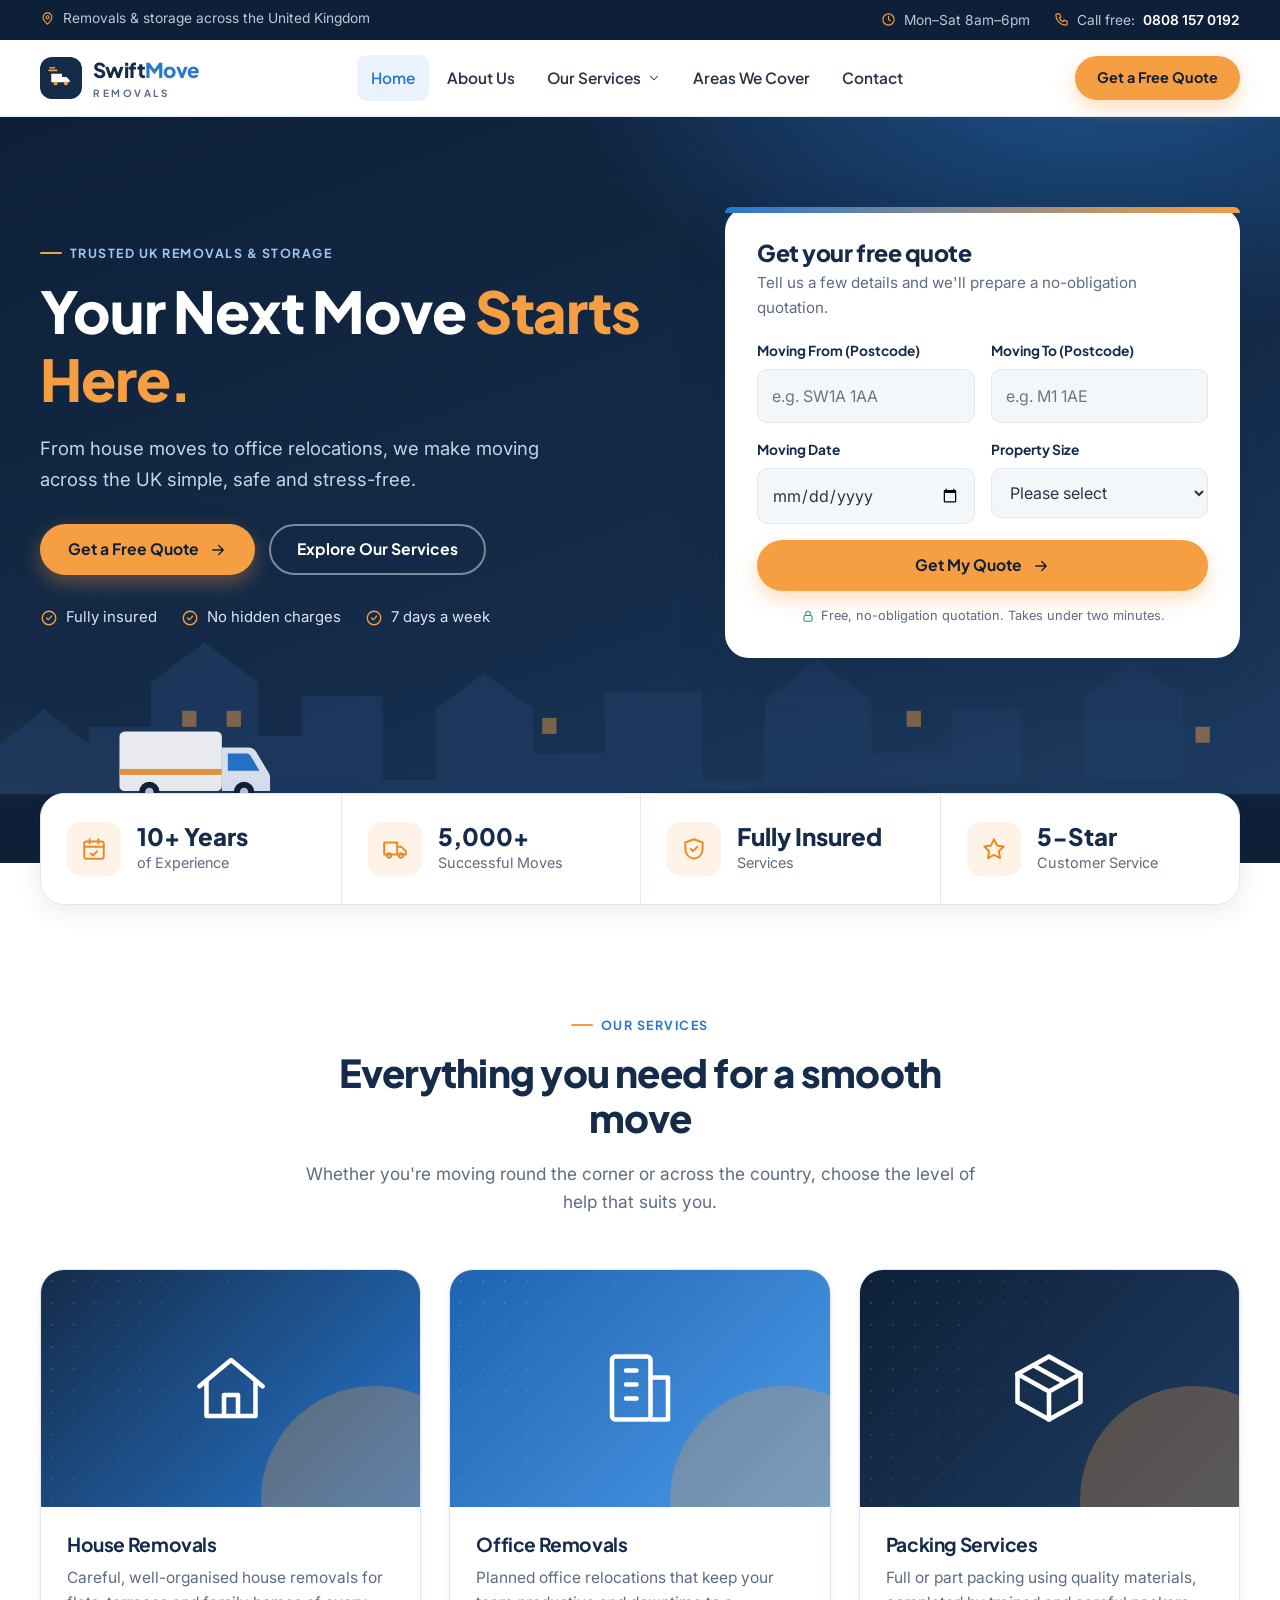
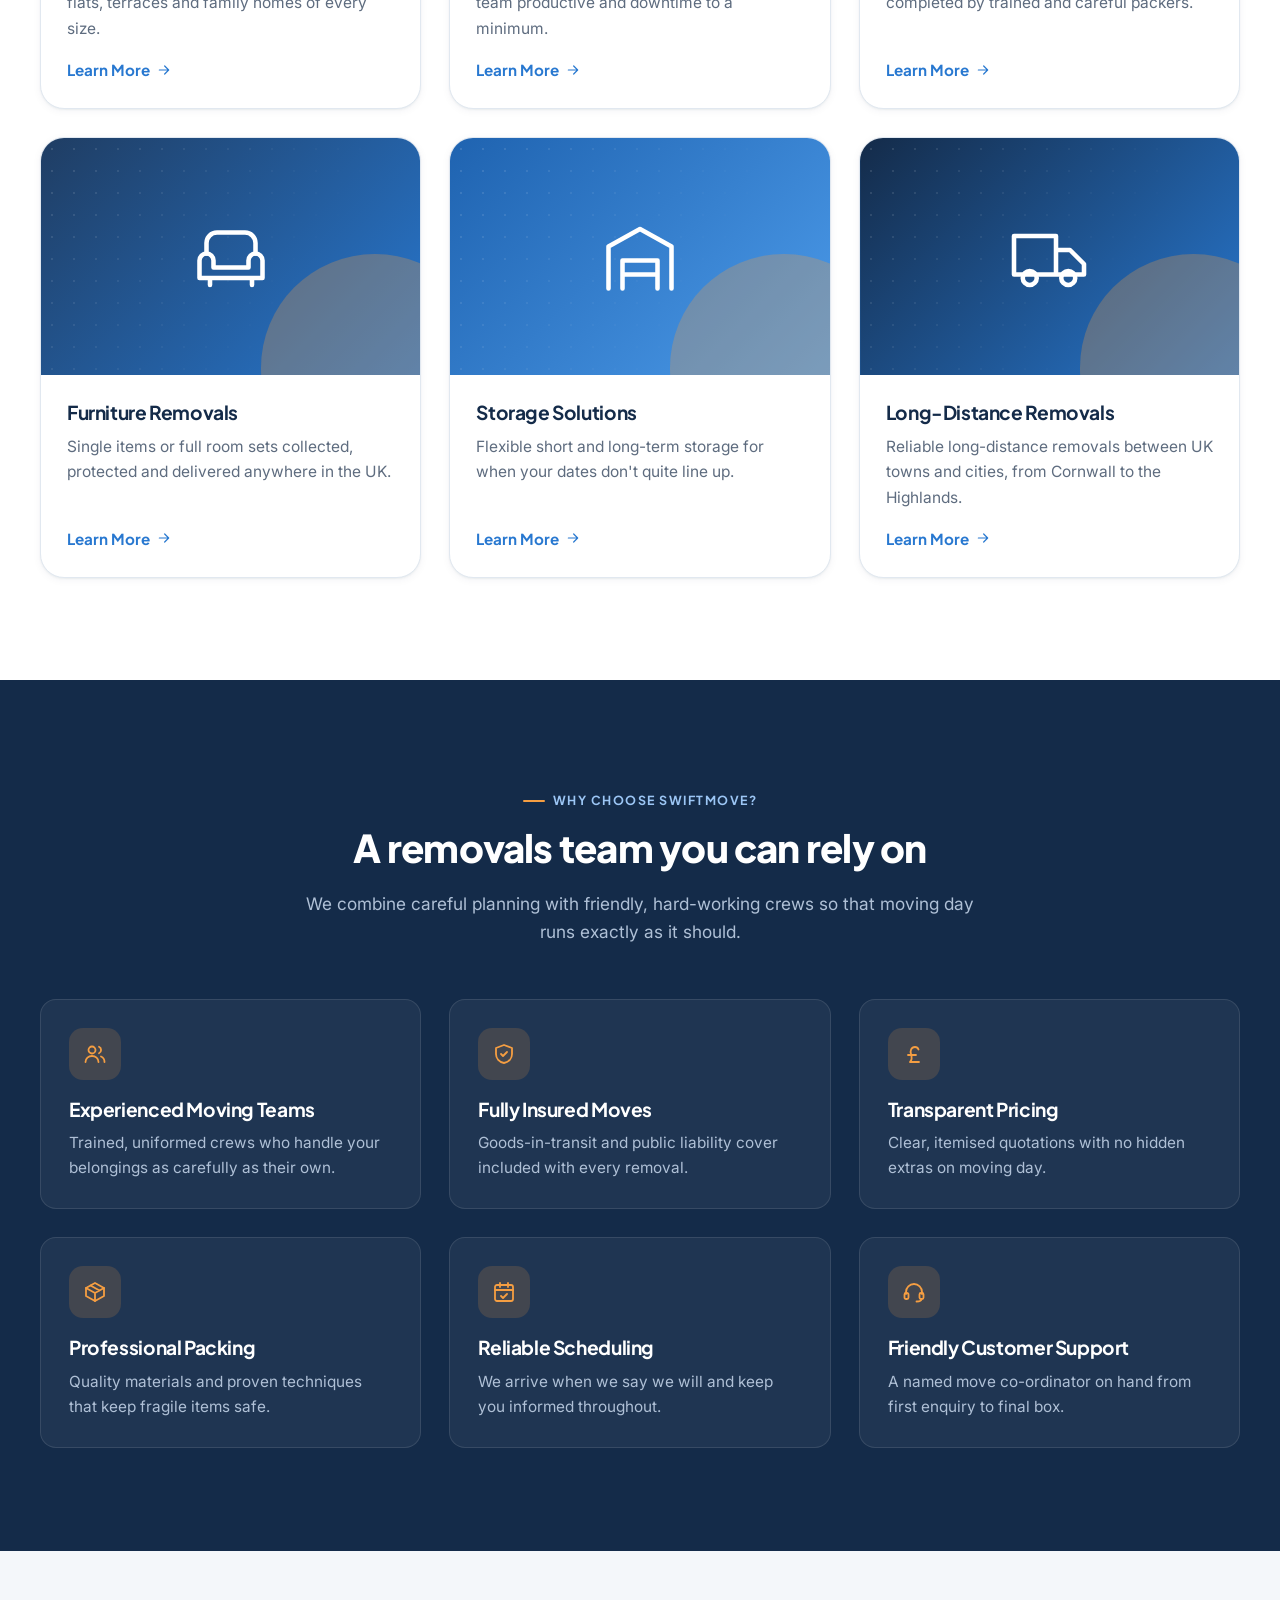
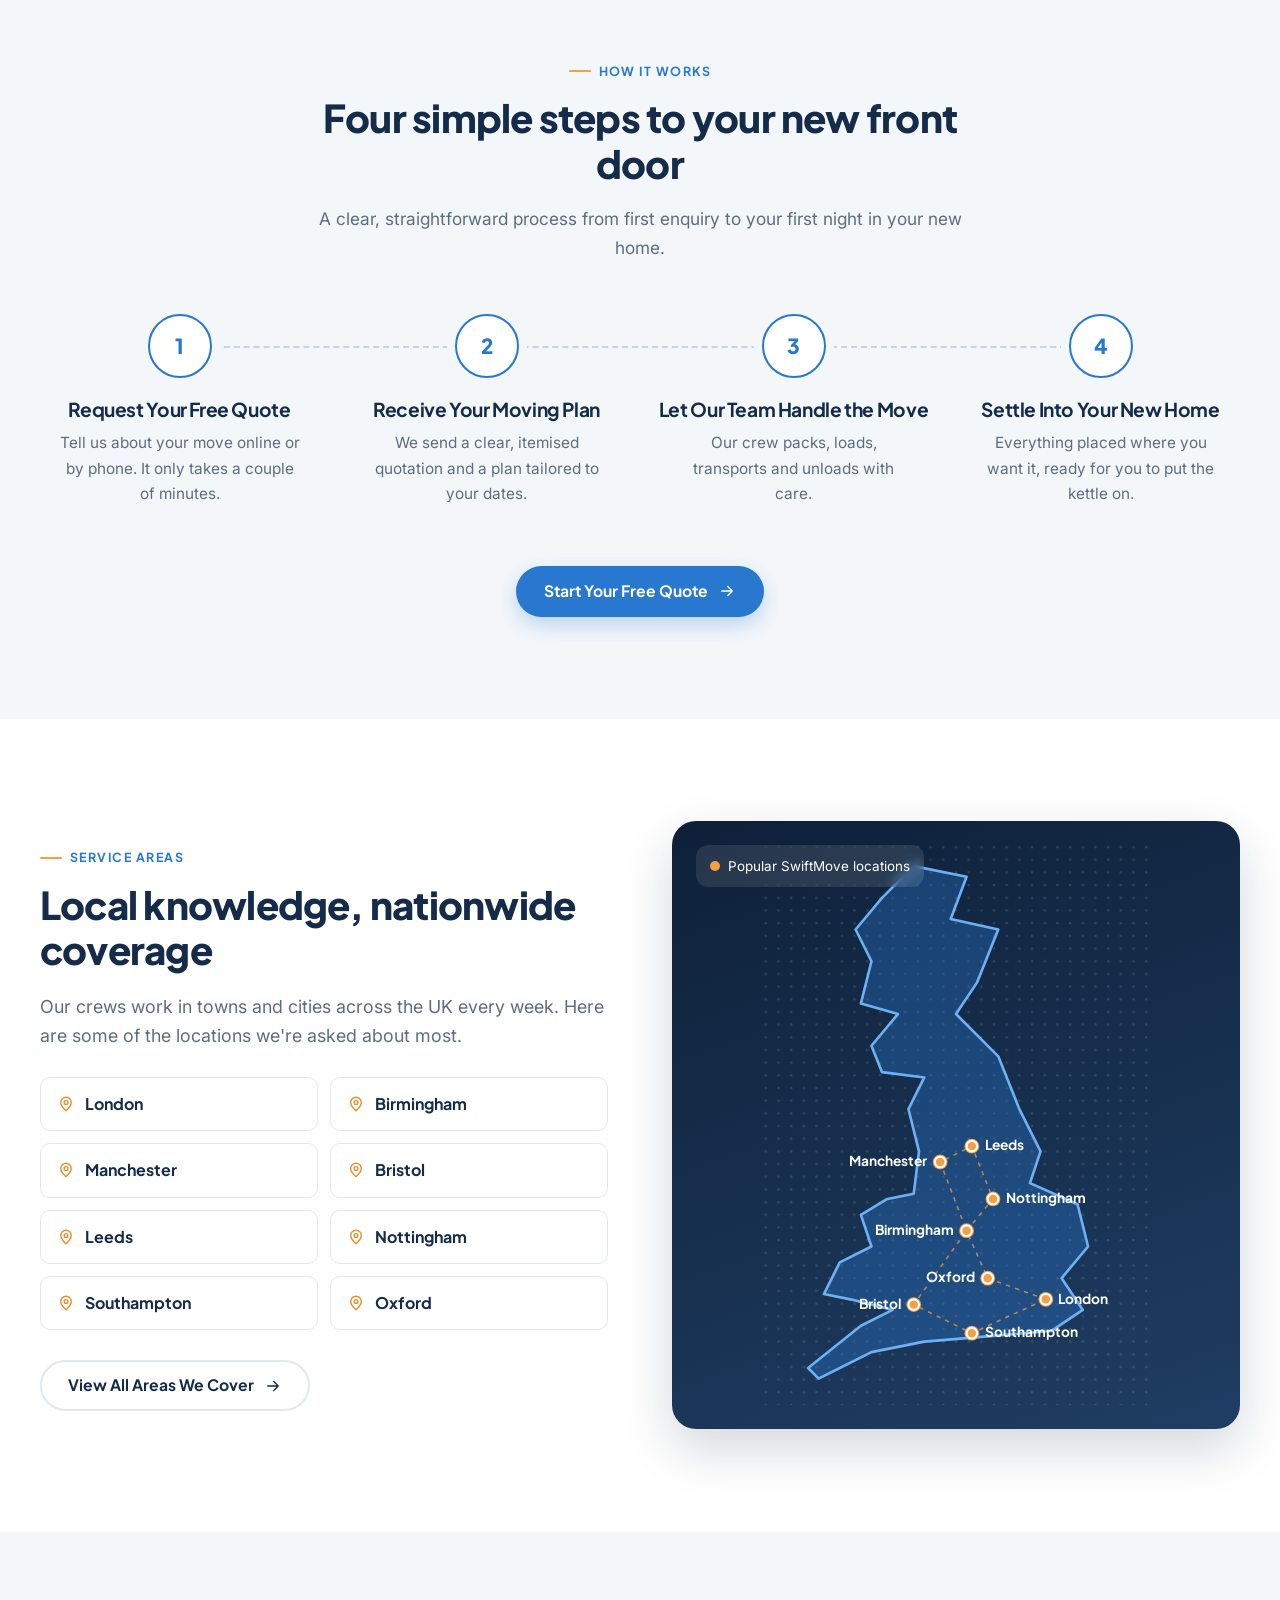
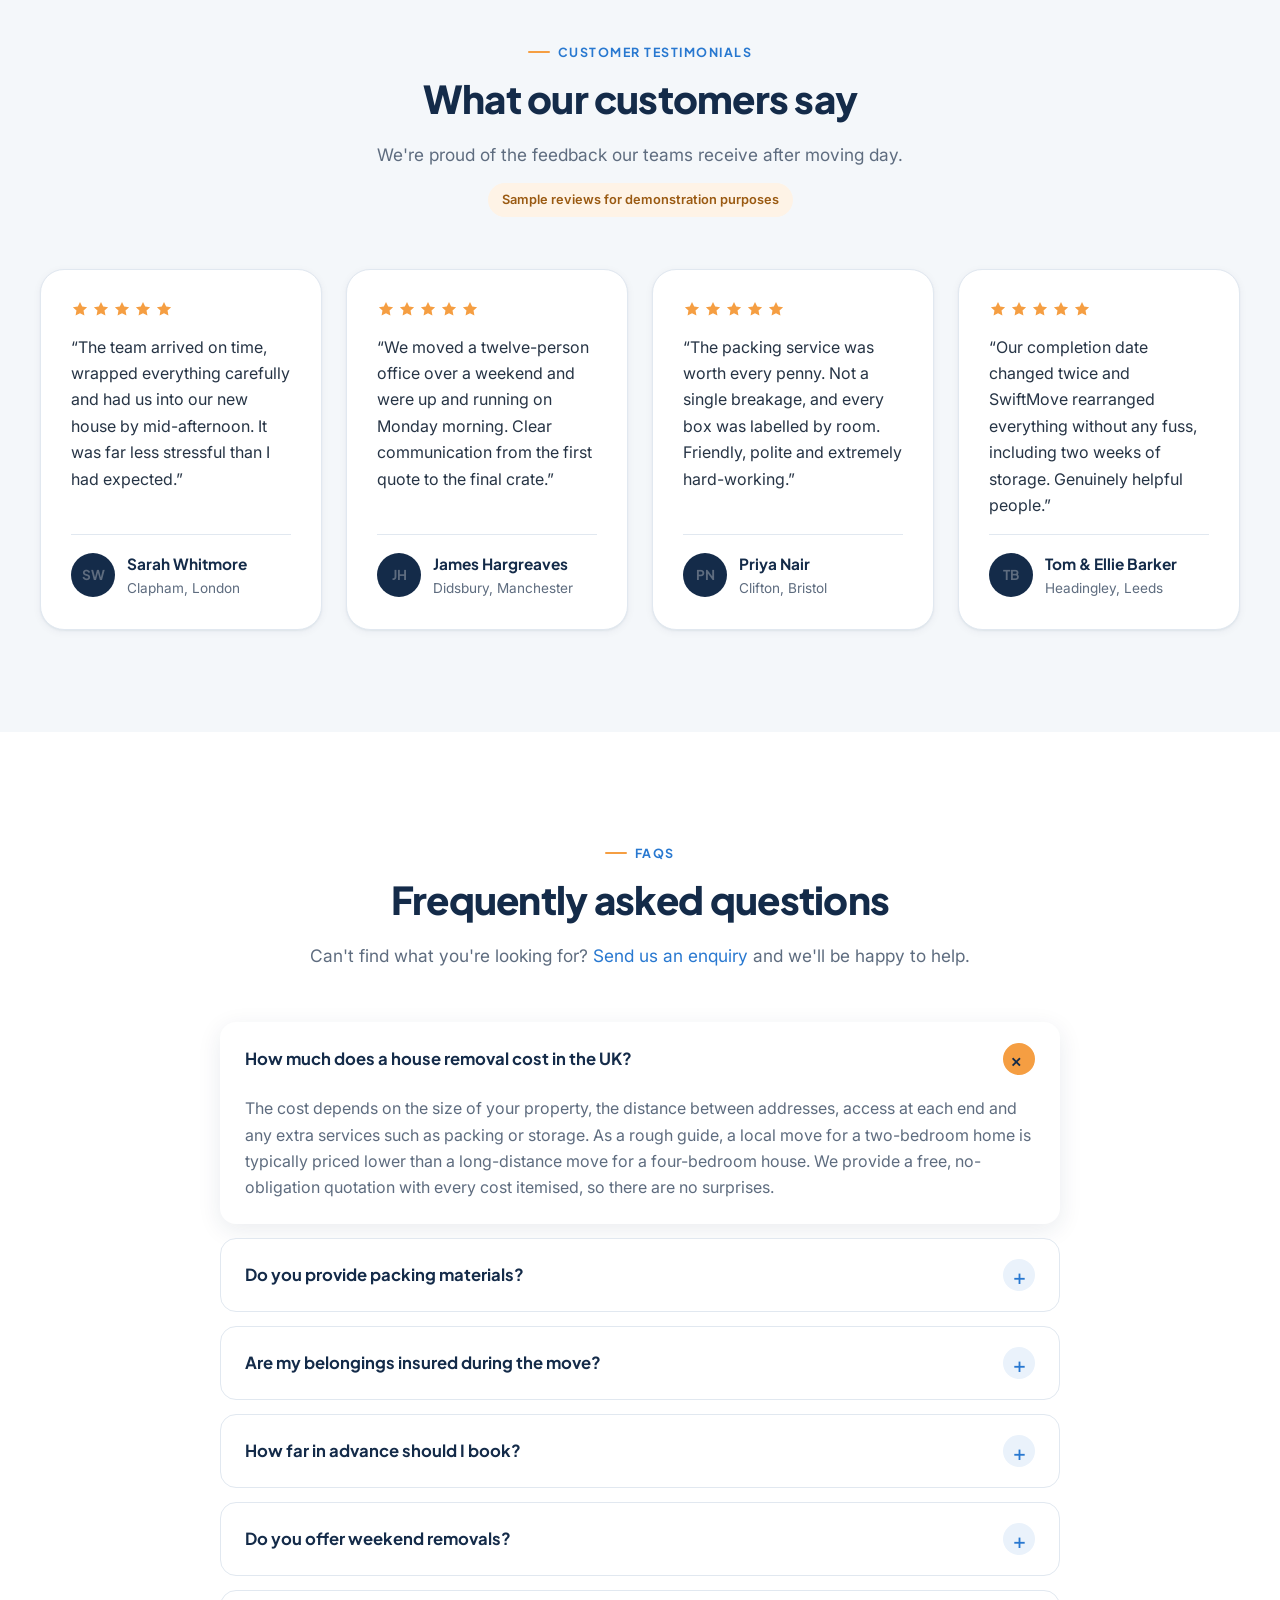
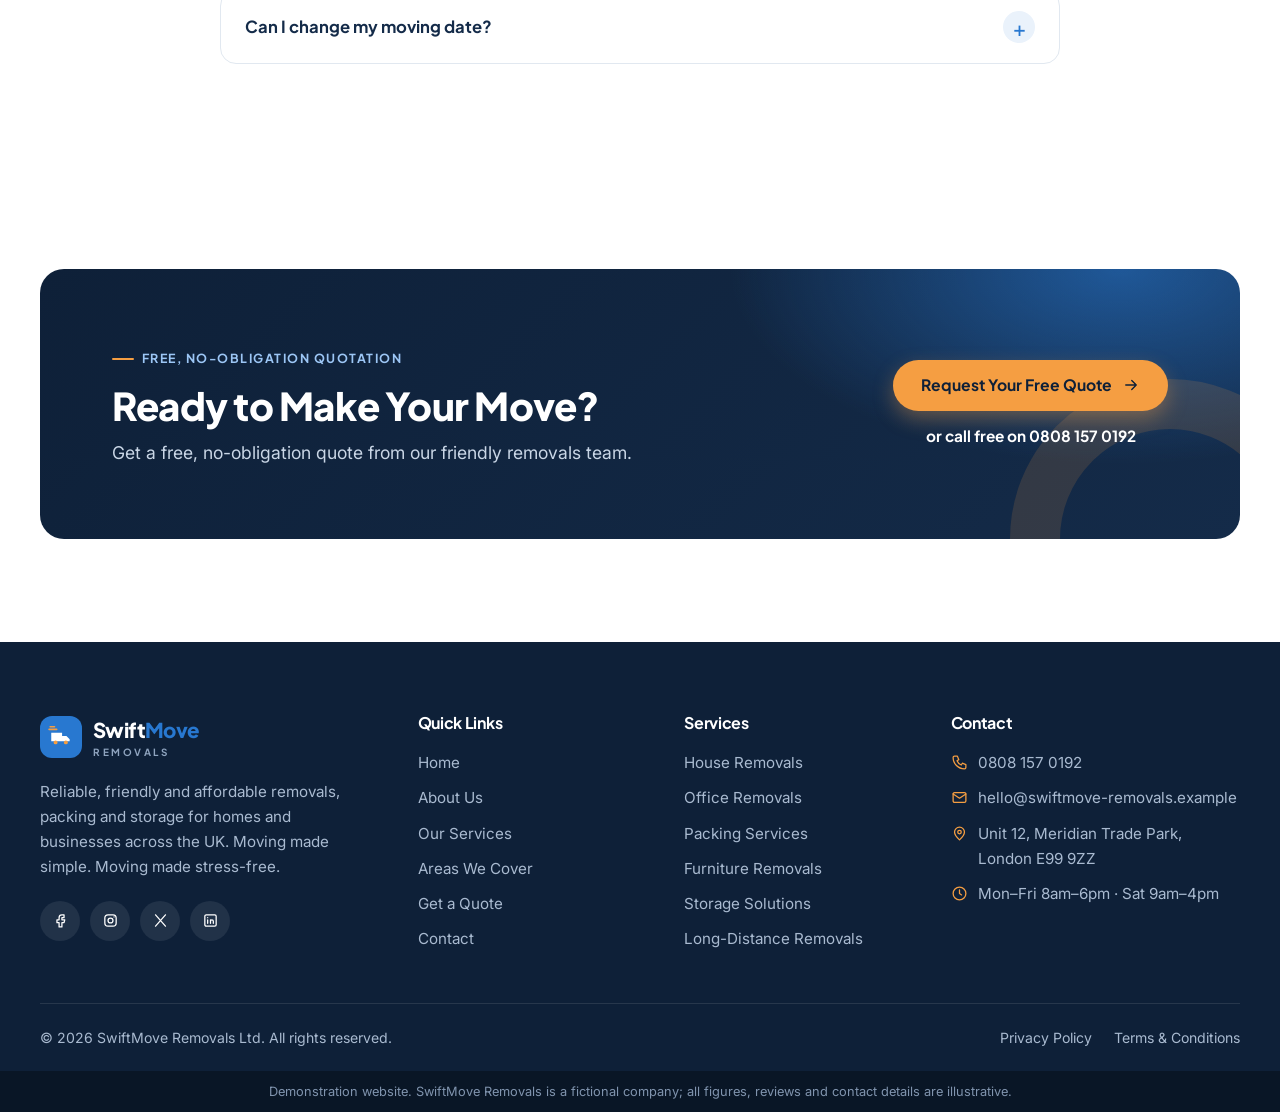
<file: index.html>
<!DOCTYPE html>
<html lang="en-GB">
<head>
<meta charset="utf-8">
<meta name="viewport" content="width=device-width, initial-scale=1">
<title>SwiftMove Removals | House &amp; Office Removals Across the UK</title>
<meta name="description" content="SwiftMove Removals offers reliable house removals, office relocations, packing and storage across the UK. Get a free, no-obligation quotation today.">
<meta name="theme-color" content="#142B49">
<link rel="icon" href="assets/favicon.svg" type="image/svg+xml">
<link rel="preconnect" href="https://fonts.googleapis.com">
<link rel="preconnect" href="https://fonts.gstatic.com" crossorigin>
<link href="https://fonts.googleapis.com/css2?family=Inter:wght@400;500;600;700&family=Plus+Jakarta+Sans:wght@600;700;800&display=swap" rel="stylesheet">
<link rel="stylesheet" href="css/styles.css">
</head>
<body>
<a class="skip-link" href="#main">Skip to main content</a>
<div class="topbar"><div class="container">
  <div class="topbar-left"><span class="topbar-item"><svg viewBox="0 0 24 24" fill="none" stroke="currentColor" stroke-width="1.8" stroke-linecap="round" stroke-linejoin="round" aria-hidden="true"><path d="M12 21s7-6.2 7-11a7 7 0 0 0-14 0c0 4.8 7 11 7 11z"/><circle cx="12" cy="10" r="2.5"/></svg> Removals &amp; storage across the United Kingdom</span></div>
  <div class="topbar-right">
    <span class="topbar-item hide-sm"><svg viewBox="0 0 24 24" fill="none" stroke="currentColor" stroke-width="1.8" stroke-linecap="round" stroke-linejoin="round" aria-hidden="true"><circle cx="12" cy="12" r="9"/><path d="M12 7v5l3 2"/></svg> Mon–Sat 8am–6pm</span>
    <span class="topbar-item"><svg viewBox="0 0 24 24" fill="none" stroke="currentColor" stroke-width="1.8" stroke-linecap="round" stroke-linejoin="round" aria-hidden="true"><path d="M5 3h4l2 5-2.5 1.5a11 11 0 0 0 6 6L16 13l5 2v4a2 2 0 0 1-2 2A16 16 0 0 1 3 5a2 2 0 0 1 2-2z"/></svg> Call free: <a href="tel:08081570192">0808 157 0192</a></span>
  </div>
</div></div>
<header class="site-header"><div class="container nav-wrap">
  <a class="logo" href="index.html" aria-label="SwiftMove Removals home"><span class="logo-mark"><svg viewBox="0 0 24 24" fill="none" aria-hidden="true"><path d="M3 8h10v8H3zM13 11h4l3 3v2h-7z" fill="#fff"/><circle cx="7" cy="17" r="1.8" fill="#F59E42"/><circle cx="16.5" cy="17" r="1.8" fill="#F59E42"/><path d="M1 5h7M2 2.5h4" stroke="#F59E42" stroke-width="1.5" stroke-linecap="round"/></svg></span><span>Swift<span>Move</span><small>Removals</small></span></a>
  <nav class="main-nav" id="main-nav" aria-label="Main navigation"><ul><li><a href="index.html" aria-current="page">Home</a></li><li><a href="about.html">About Us</a></li><li class="has-dropdown"><button class="dropdown-toggle" type="button" aria-expanded="false" aria-haspopup="true">Our Services <svg viewBox="0 0 24 24" fill="none" stroke="currentColor" stroke-width="1.8" stroke-linecap="round" stroke-linejoin="round" aria-hidden="true"><path d="m6 9 6 6 6-6"/></svg></button><ul class="dropdown"><li><a href="services.html"><svg viewBox="0 0 24 24" fill="none" stroke="currentColor" stroke-width="1.8" stroke-linecap="round" stroke-linejoin="round" aria-hidden="true"><path d="M5 12h14M13 6l6 6-6 6"/></svg>All services</a></li><li><a href="services.html#house"><svg viewBox="0 0 24 24" fill="none" stroke="currentColor" stroke-width="1.8" stroke-linecap="round" stroke-linejoin="round" aria-hidden="true"><path d="M3 11.5 12 4l9 7.5"/><path d="M5 10v10h14V10"/><path d="M10 20v-6h4v6"/></svg>House Removals</a></li><li><a href="services.html#office"><svg viewBox="0 0 24 24" fill="none" stroke="currentColor" stroke-width="1.8" stroke-linecap="round" stroke-linejoin="round" aria-hidden="true"><rect x="4" y="3" width="11" height="18" rx="1"/><path d="M15 9h5v12h-5M8 7h3M8 11h3M8 15h3"/></svg>Office Removals</a></li><li><a href="services.html#packing"><svg viewBox="0 0 24 24" fill="none" stroke="currentColor" stroke-width="1.8" stroke-linecap="round" stroke-linejoin="round" aria-hidden="true"><path d="m3 8 9-5 9 5v8l-9 5-9-5z"/><path d="m3 8 9 5 9-5M12 13v8M7.5 5.5l9 5"/></svg>Packing Services</a></li><li><a href="services.html#furniture"><svg viewBox="0 0 24 24" fill="none" stroke="currentColor" stroke-width="1.8" stroke-linecap="round" stroke-linejoin="round" aria-hidden="true"><path d="M5 11V8a3 3 0 0 1 3-3h8a3 3 0 0 1 3 3v3"/><path d="M3 13a2 2 0 0 1 4 0v2h10v-2a2 2 0 0 1 4 0v5H3zM6 18v2M18 18v2"/></svg>Furniture Removals</a></li><li><a href="services.html#storage"><svg viewBox="0 0 24 24" fill="none" stroke="currentColor" stroke-width="1.8" stroke-linecap="round" stroke-linejoin="round" aria-hidden="true"><path d="M3 21V9l9-5 9 5v12"/><path d="M7 21v-8h10v8M7 17h10"/></svg>Storage Solutions</a></li><li><a href="services.html#long-distance"><svg viewBox="0 0 24 24" fill="none" stroke="currentColor" stroke-width="1.8" stroke-linecap="round" stroke-linejoin="round" aria-hidden="true"><path d="M2 6h12v11H2zM14 10h4l4 4v3h-8z"/><circle cx="6.5" cy="18" r="2"/><circle cx="17.5" cy="18" r="2"/></svg>Long-Distance Removals</a></li></ul></li><li><a href="areas.html">Areas We Cover</a></li><li><a href="contact.html">Contact</a></li>
    <li style="margin-top:14px" class="nav-cta-mobile"><a class="btn btn-primary btn-block" href="quote.html" style="justify-content:center">Get a Free Quote</a></li></ul></nav>
  <div class="header-actions">
    <a class="header-phone" href="tel:08081570192"><span class="ico"><svg viewBox="0 0 24 24" fill="none" stroke="currentColor" stroke-width="1.8" stroke-linecap="round" stroke-linejoin="round" aria-hidden="true"><path d="M5 3h4l2 5-2.5 1.5a11 11 0 0 0 6 6L16 13l5 2v4a2 2 0 0 1-2 2A16 16 0 0 1 3 5a2 2 0 0 1 2-2z"/></svg></span><span><small>Call us free</small>0808 157 0192</span></a>
    <a class="btn btn-primary btn-sm" href="quote.html">Get a Free Quote</a>
    <button class="nav-toggle" type="button" aria-controls="main-nav" aria-expanded="false" aria-label="Open menu"><svg viewBox="0 0 24 24" fill="none" stroke="currentColor" stroke-width="1.8" stroke-linecap="round" stroke-linejoin="round" aria-hidden="true"><path d="M4 7h16M4 12h16M4 17h16"/></svg></button>
  </div>
</div></header>
<div class="nav-backdrop"></div>
<main id="main">

<section class="hero"><svg class="hero-scene" viewBox="0 0 1440 200" preserveAspectRatio="xMidYMax slice" aria-hidden="true">
<g fill="#1F3D63" opacity=".75">
<path d="M0 200v-70l50-40 50 40v-20h70v-50l60-45 60 45v60h50v-45h90v95h60v-80l55-40 55 40v50h80v-70h110v100h70v-90l60-45 60 45v60h90v-50h80v80h70v-95l55-40 55 40v95z"/>
</g>
<g fill="#F59E42" opacity=".5"><rect x="205" y="92" width="16" height="18"/><rect x="255" y="92" width="16" height="18"/><rect x="610" y="100" width="16" height="18"/><rect x="1020" y="92" width="16" height="18"/><rect x="1345" y="110" width="16" height="18"/></g>
<rect y="186" width="1440" height="14" fill="#0E2038"/>
<g transform="translate(120 96) scale(.48)">
<rect x="30" y="40" width="240" height="140" rx="12" fill="#fff"/><rect x="30" y="128" width="240" height="14" fill="#F59E42"/>
<path d="M270 78h62c8 0 15 4 19 11l28 47c3 4 4 9 4 14v30H270z" fill="#EAF2FB"/><path d="M284 92h44c4 0 8 2 10 6l20 34h-74z" fill="#2878D0"/>
<circle cx="100" cy="182" r="24" fill="#0E2038"/><circle cx="100" cy="182" r="10" fill="#C9D6E6"/><circle cx="322" cy="182" r="24" fill="#0E2038"/><circle cx="322" cy="182" r="10" fill="#C9D6E6"/>
</g></svg><div class="container">
  <div>
    <span class="eyebrow">Trusted UK removals &amp; storage</span>
    <h1>Your Next Move <em>Starts Here.</em></h1>
    <p class="hero-lead">From house moves to office relocations, we make moving across the UK simple, safe and stress-free.</p>
    <div class="hero-ctas"><a class="btn btn-primary" href="quote.html">Get a Free Quote <svg viewBox="0 0 24 24" fill="none" stroke="currentColor" stroke-width="1.8" stroke-linecap="round" stroke-linejoin="round" aria-hidden="true"><path d="M5 12h14M13 6l6 6-6 6"/></svg></a><a class="btn btn-ghost" href="#services">Explore Our Services</a></div>
    <ul class="hero-points"><li><svg viewBox="0 0 24 24" fill="none" stroke="currentColor" stroke-width="1.8" stroke-linecap="round" stroke-linejoin="round" aria-hidden="true"><circle cx="12" cy="12" r="9"/><path d="m8.5 12 2.5 2.5 4.5-5"/></svg> Fully insured</li><li><svg viewBox="0 0 24 24" fill="none" stroke="currentColor" stroke-width="1.8" stroke-linecap="round" stroke-linejoin="round" aria-hidden="true"><circle cx="12" cy="12" r="9"/><path d="m8.5 12 2.5 2.5 4.5-5"/></svg> No hidden charges</li><li><svg viewBox="0 0 24 24" fill="none" stroke="currentColor" stroke-width="1.8" stroke-linecap="round" stroke-linejoin="round" aria-hidden="true"><circle cx="12" cy="12" r="9"/><path d="m8.5 12 2.5 2.5 4.5-5"/></svg> 7 days a week</li></ul>
  </div>
  <div class="quote-card" id="quote">
    <h2>Get your free quote</h2><p>Tell us a few details and we'll prepare a no-obligation quotation.</p>
    <form id="quick-quote" data-validate-form>
      <div class="form-grid">
        <div class="field"><label for="q-from">Moving From (Postcode)</label><input id="q-from" name="from" type="text" placeholder="e.g. SW1A 1AA" autocomplete="postal-code" required data-validate="postcode" data-required-msg="Please enter the postcode you are moving from."><small class="error" role="alert"></small></div>
        <div class="field"><label for="q-to">Moving To (Postcode)</label><input id="q-to" name="to" type="text" placeholder="e.g. M1 1AE" required data-validate="postcode" data-required-msg="Please enter the postcode you are moving to."><small class="error" role="alert"></small></div>
        <div class="field"><label for="q-date">Moving Date</label><input id="q-date" name="date" type="date" required data-validate="date" data-required-msg="Please choose your moving date."><small class="error" role="alert"></small></div>
        <div class="field"><label for="q-size">Property Size</label><select id="q-size" name="size" required data-required-msg="Please select your property size."><option value="">Please select</option><option>Studio</option><option>1 bedroom</option><option>2 bedrooms</option><option>3 bedrooms</option><option>4 bedrooms</option><option>5+ bedrooms</option></select><small class="error" role="alert"></small></div>
        <div class="field full"><button class="btn btn-primary btn-block" type="submit">Get My Quote <svg viewBox="0 0 24 24" fill="none" stroke="currentColor" stroke-width="1.8" stroke-linecap="round" stroke-linejoin="round" aria-hidden="true"><path d="M5 12h14M13 6l6 6-6 6"/></svg></button></div>
      </div>
      <p class="form-note"><svg viewBox="0 0 24 24" fill="none" stroke="currentColor" stroke-width="1.8" stroke-linecap="round" stroke-linejoin="round" aria-hidden="true"><rect x="5" y="11" width="14" height="10" rx="2"/><path d="M8 11V8a4 4 0 0 1 8 0v3"/></svg> Free, no-obligation quotation. Takes under two minutes.</p>
    </form>
  </div>
</div></section>

<section class="trust" aria-label="Why customers trust us"><div class="container"><div class="trust-grid">
  <div class="trust-item"><div class="trust-ico"><svg viewBox="0 0 24 24" fill="none" stroke="currentColor" stroke-width="1.8" stroke-linecap="round" stroke-linejoin="round" aria-hidden="true"><rect x="3" y="5" width="18" height="16" rx="2"/><path d="M3 10h18M8 3v4M16 3v4m-7 9 2 2 4-4"/></svg></div><div><strong>10+ Years</strong><span>of Experience</span></div></div>
  <div class="trust-item"><div class="trust-ico"><svg viewBox="0 0 24 24" fill="none" stroke="currentColor" stroke-width="1.8" stroke-linecap="round" stroke-linejoin="round" aria-hidden="true"><path d="M2 6h12v11H2zM14 10h4l4 4v3h-8z"/><circle cx="6.5" cy="18" r="2"/><circle cx="17.5" cy="18" r="2"/></svg></div><div><strong>5,000+</strong><span>Successful Moves</span></div></div>
  <div class="trust-item"><div class="trust-ico"><svg viewBox="0 0 24 24" fill="none" stroke="currentColor" stroke-width="1.8" stroke-linecap="round" stroke-linejoin="round" aria-hidden="true"><path d="M12 3 4 6v6c0 4.5 3.2 8 8 9 4.8-1 8-4.5 8-9V6z"/><path d="m9 12 2 2 4-4"/></svg></div><div><strong>Fully Insured</strong><span>Services</span></div></div>
  <div class="trust-item"><div class="trust-ico"><svg viewBox="0 0 24 24" fill="none" stroke="currentColor" stroke-width="1.8" stroke-linecap="round" stroke-linejoin="round" aria-hidden="true"><path d="m12 3 2.8 5.8 6.2.9-4.5 4.4 1.1 6.3L12 17.4l-5.6 3 1.1-6.3L3 9.7l6.2-.9z"/></svg></div><div><strong>5-Star</strong><span>Customer Service</span></div></div>
</div></div></section>

<section class="section" id="services"><div class="container">
  <div class="section-head reveal"><span class="eyebrow">Our Services</span><h2>Everything you need for a smooth move</h2><p>Whether you're moving round the corner or across the country, choose the level of help that suits you.</p></div>
  <div class="grid-3"><article class="card reveal"><div class="media "><svg viewBox="0 0 24 24" fill="none" stroke="currentColor" stroke-width="1.8" stroke-linecap="round" stroke-linejoin="round" aria-hidden="true"><path d="M3 11.5 12 4l9 7.5"/><path d="M5 10v10h14V10"/><path d="M10 20v-6h4v6"/></svg></div><div class="card-body">
<h3>House Removals</h3><p>Careful, well-organised house removals for flats, terraces and family homes of every size.</p><a class="link-arrow" href="services.html#house" aria-label="Learn more about house removals">Learn More <svg viewBox="0 0 24 24" fill="none" stroke="currentColor" stroke-width="1.8" stroke-linecap="round" stroke-linejoin="round" aria-hidden="true"><path d="M5 12h14M13 6l6 6-6 6"/></svg></a></div></article><article class="card reveal"><div class="media v2"><svg viewBox="0 0 24 24" fill="none" stroke="currentColor" stroke-width="1.8" stroke-linecap="round" stroke-linejoin="round" aria-hidden="true"><rect x="4" y="3" width="11" height="18" rx="1"/><path d="M15 9h5v12h-5M8 7h3M8 11h3M8 15h3"/></svg></div><div class="card-body">
<h3>Office Removals</h3><p>Planned office relocations that keep your team productive and downtime to a minimum.</p><a class="link-arrow" href="services.html#office" aria-label="Learn more about office removals">Learn More <svg viewBox="0 0 24 24" fill="none" stroke="currentColor" stroke-width="1.8" stroke-linecap="round" stroke-linejoin="round" aria-hidden="true"><path d="M5 12h14M13 6l6 6-6 6"/></svg></a></div></article><article class="card reveal"><div class="media v3"><svg viewBox="0 0 24 24" fill="none" stroke="currentColor" stroke-width="1.8" stroke-linecap="round" stroke-linejoin="round" aria-hidden="true"><path d="m3 8 9-5 9 5v8l-9 5-9-5z"/><path d="m3 8 9 5 9-5M12 13v8M7.5 5.5l9 5"/></svg></div><div class="card-body">
<h3>Packing Services</h3><p>Full or part packing using quality materials, completed by trained and careful packers.</p><a class="link-arrow" href="services.html#packing" aria-label="Learn more about packing services">Learn More <svg viewBox="0 0 24 24" fill="none" stroke="currentColor" stroke-width="1.8" stroke-linecap="round" stroke-linejoin="round" aria-hidden="true"><path d="M5 12h14M13 6l6 6-6 6"/></svg></a></div></article><article class="card reveal"><div class="media v4"><svg viewBox="0 0 24 24" fill="none" stroke="currentColor" stroke-width="1.8" stroke-linecap="round" stroke-linejoin="round" aria-hidden="true"><path d="M5 11V8a3 3 0 0 1 3-3h8a3 3 0 0 1 3 3v3"/><path d="M3 13a2 2 0 0 1 4 0v2h10v-2a2 2 0 0 1 4 0v5H3zM6 18v2M18 18v2"/></svg></div><div class="card-body">
<h3>Furniture Removals</h3><p>Single items or full room sets collected, protected and delivered anywhere in the UK.</p><a class="link-arrow" href="services.html#furniture" aria-label="Learn more about furniture removals">Learn More <svg viewBox="0 0 24 24" fill="none" stroke="currentColor" stroke-width="1.8" stroke-linecap="round" stroke-linejoin="round" aria-hidden="true"><path d="M5 12h14M13 6l6 6-6 6"/></svg></a></div></article><article class="card reveal"><div class="media v2"><svg viewBox="0 0 24 24" fill="none" stroke="currentColor" stroke-width="1.8" stroke-linecap="round" stroke-linejoin="round" aria-hidden="true"><path d="M3 21V9l9-5 9 5v12"/><path d="M7 21v-8h10v8M7 17h10"/></svg></div><div class="card-body">
<h3>Storage Solutions</h3><p>Flexible short and long-term storage for when your dates don't quite line up.</p><a class="link-arrow" href="services.html#storage" aria-label="Learn more about storage solutions">Learn More <svg viewBox="0 0 24 24" fill="none" stroke="currentColor" stroke-width="1.8" stroke-linecap="round" stroke-linejoin="round" aria-hidden="true"><path d="M5 12h14M13 6l6 6-6 6"/></svg></a></div></article><article class="card reveal"><div class="media "><svg viewBox="0 0 24 24" fill="none" stroke="currentColor" stroke-width="1.8" stroke-linecap="round" stroke-linejoin="round" aria-hidden="true"><path d="M2 6h12v11H2zM14 10h4l4 4v3h-8z"/><circle cx="6.5" cy="18" r="2"/><circle cx="17.5" cy="18" r="2"/></svg></div><div class="card-body">
<h3>Long-Distance Removals</h3><p>Reliable long-distance removals between UK towns and cities, from Cornwall to the Highlands.</p><a class="link-arrow" href="services.html#long-distance" aria-label="Learn more about long-distance removals">Learn More <svg viewBox="0 0 24 24" fill="none" stroke="currentColor" stroke-width="1.8" stroke-linecap="round" stroke-linejoin="round" aria-hidden="true"><path d="M5 12h14M13 6l6 6-6 6"/></svg></a></div></article></div>
</div></section>

<section class="section section--navy"><div class="container">
  <div class="section-head reveal"><span class="eyebrow">Why Choose SwiftMove?</span><h2>A removals team you can rely on</h2><p>We combine careful planning with friendly, hard-working crews so that moving day runs exactly as it should.</p></div>
  <div class="grid-3"><div class="feature reveal"><div class="ico-box"><svg viewBox="0 0 24 24" fill="none" stroke="currentColor" stroke-width="1.8" stroke-linecap="round" stroke-linejoin="round" aria-hidden="true"><circle cx="9" cy="8" r="3.5"/><path d="M2.5 20c0-3.5 3-6 6.5-6s6.5 2.5 6.5 6M16 4.8a3.5 3.5 0 0 1 0 6.4M18 14.5c2 .8 3.5 2.8 3.5 5.5"/></svg></div><h3>Experienced Moving Teams</h3><p>Trained, uniformed crews who handle your belongings as carefully as their own.</p></div><div class="feature reveal"><div class="ico-box"><svg viewBox="0 0 24 24" fill="none" stroke="currentColor" stroke-width="1.8" stroke-linecap="round" stroke-linejoin="round" aria-hidden="true"><path d="M12 3 4 6v6c0 4.5 3.2 8 8 9 4.8-1 8-4.5 8-9V6z"/><path d="m9 12 2 2 4-4"/></svg></div><h3>Fully Insured Moves</h3><p>Goods-in-transit and public liability cover included with every removal.</p></div><div class="feature reveal"><div class="ico-box"><svg viewBox="0 0 24 24" fill="none" stroke="currentColor" stroke-width="1.8" stroke-linecap="round" stroke-linejoin="round" aria-hidden="true"><path d="M9 20h8M8 20c2-2 2-5 1-8-1-3 0-7 4-7 2 0 3 1 3.5 2.5M6 13h8"/></svg></div><h3>Transparent Pricing</h3><p>Clear, itemised quotations with no hidden extras on moving day.</p></div><div class="feature reveal"><div class="ico-box"><svg viewBox="0 0 24 24" fill="none" stroke="currentColor" stroke-width="1.8" stroke-linecap="round" stroke-linejoin="round" aria-hidden="true"><path d="m3 8 9-5 9 5v8l-9 5-9-5z"/><path d="m3 8 9 5 9-5M12 13v8M7.5 5.5l9 5"/></svg></div><h3>Professional Packing</h3><p>Quality materials and proven techniques that keep fragile items safe.</p></div><div class="feature reveal"><div class="ico-box"><svg viewBox="0 0 24 24" fill="none" stroke="currentColor" stroke-width="1.8" stroke-linecap="round" stroke-linejoin="round" aria-hidden="true"><rect x="3" y="5" width="18" height="16" rx="2"/><path d="M3 10h18M8 3v4M16 3v4m-7 9 2 2 4-4"/></svg></div><h3>Reliable Scheduling</h3><p>We arrive when we say we will and keep you informed throughout.</p></div><div class="feature reveal"><div class="ico-box"><svg viewBox="0 0 24 24" fill="none" stroke="currentColor" stroke-width="1.8" stroke-linecap="round" stroke-linejoin="round" aria-hidden="true"><path d="M4 14v-2a8 8 0 0 1 16 0v2"/><rect x="2.5" y="13" width="4" height="6" rx="1.5"/><rect x="17.5" y="13" width="4" height="6" rx="1.5"/><path d="M19.5 19c0 1.5-2 2.5-5 2.5"/></svg></div><h3>Friendly Customer Support</h3><p>A named move co-ordinator on hand from first enquiry to final box.</p></div></div>
</div></section>

<section class="section section--light"><div class="container">
  <div class="section-head reveal"><span class="eyebrow">How It Works</span><h2>Four simple steps to your new front door</h2><p>A clear, straightforward process from first enquiry to your first night in your new home.</p></div>
  <ol class="steps"><li class="step reveal"><div class="step-num" aria-hidden="true"></div><h3>Request Your Free Quote</h3><p>Tell us about your move online or by phone. It only takes a couple of minutes.</p></li><li class="step reveal"><div class="step-num" aria-hidden="true"></div><h3>Receive Your Moving Plan</h3><p>We send a clear, itemised quotation and a plan tailored to your dates.</p></li><li class="step reveal"><div class="step-num" aria-hidden="true"></div><h3>Let Our Team Handle the Move</h3><p>Our crew packs, loads, transports and unloads with care.</p></li><li class="step reveal"><div class="step-num" aria-hidden="true"></div><h3>Settle Into Your New Home</h3><p>Everything placed where you want it, ready for you to put the kettle on.</p></li></ol>
  <p style="text-align:center;margin:44px 0 0" class="reveal"><a class="btn btn-blue" href="quote.html">Start Your Free Quote <svg viewBox="0 0 24 24" fill="none" stroke="currentColor" stroke-width="1.8" stroke-linecap="round" stroke-linejoin="round" aria-hidden="true"><path d="M5 12h14M13 6l6 6-6 6"/></svg></a></p>
</div></section>

<section class="section"><div class="container split">
  <div class="reveal"><span class="eyebrow">Service Areas</span><h2>Local knowledge, nationwide coverage</h2>
    <p class="lead">Our crews work in towns and cities across the UK every week. Here are some of the locations we're asked about most.</p>
    <ul class="area-list"><li><a href="areas.html#london"><svg viewBox="0 0 24 24" fill="none" stroke="currentColor" stroke-width="1.8" stroke-linecap="round" stroke-linejoin="round" aria-hidden="true"><path d="M12 21s7-6.2 7-11a7 7 0 0 0-14 0c0 4.8 7 11 7 11z"/><circle cx="12" cy="10" r="2.5"/></svg>London</a></li><li><a href="areas.html#birmingham"><svg viewBox="0 0 24 24" fill="none" stroke="currentColor" stroke-width="1.8" stroke-linecap="round" stroke-linejoin="round" aria-hidden="true"><path d="M12 21s7-6.2 7-11a7 7 0 0 0-14 0c0 4.8 7 11 7 11z"/><circle cx="12" cy="10" r="2.5"/></svg>Birmingham</a></li><li><a href="areas.html#manchester"><svg viewBox="0 0 24 24" fill="none" stroke="currentColor" stroke-width="1.8" stroke-linecap="round" stroke-linejoin="round" aria-hidden="true"><path d="M12 21s7-6.2 7-11a7 7 0 0 0-14 0c0 4.8 7 11 7 11z"/><circle cx="12" cy="10" r="2.5"/></svg>Manchester</a></li><li><a href="areas.html#bristol"><svg viewBox="0 0 24 24" fill="none" stroke="currentColor" stroke-width="1.8" stroke-linecap="round" stroke-linejoin="round" aria-hidden="true"><path d="M12 21s7-6.2 7-11a7 7 0 0 0-14 0c0 4.8 7 11 7 11z"/><circle cx="12" cy="10" r="2.5"/></svg>Bristol</a></li><li><a href="areas.html#leeds"><svg viewBox="0 0 24 24" fill="none" stroke="currentColor" stroke-width="1.8" stroke-linecap="round" stroke-linejoin="round" aria-hidden="true"><path d="M12 21s7-6.2 7-11a7 7 0 0 0-14 0c0 4.8 7 11 7 11z"/><circle cx="12" cy="10" r="2.5"/></svg>Leeds</a></li><li><a href="areas.html#nottingham"><svg viewBox="0 0 24 24" fill="none" stroke="currentColor" stroke-width="1.8" stroke-linecap="round" stroke-linejoin="round" aria-hidden="true"><path d="M12 21s7-6.2 7-11a7 7 0 0 0-14 0c0 4.8 7 11 7 11z"/><circle cx="12" cy="10" r="2.5"/></svg>Nottingham</a></li><li><a href="areas.html#southampton"><svg viewBox="0 0 24 24" fill="none" stroke="currentColor" stroke-width="1.8" stroke-linecap="round" stroke-linejoin="round" aria-hidden="true"><path d="M12 21s7-6.2 7-11a7 7 0 0 0-14 0c0 4.8 7 11 7 11z"/><circle cx="12" cy="10" r="2.5"/></svg>Southampton</a></li><li><a href="areas.html#oxford"><svg viewBox="0 0 24 24" fill="none" stroke="currentColor" stroke-width="1.8" stroke-linecap="round" stroke-linejoin="round" aria-hidden="true"><path d="M12 21s7-6.2 7-11a7 7 0 0 0-14 0c0 4.8 7 11 7 11z"/><circle cx="12" cy="10" r="2.5"/></svg>Oxford</a></li></ul>
    <a class="btn btn-outline" href="areas.html">View All Areas We Cover <svg viewBox="0 0 24 24" fill="none" stroke="currentColor" stroke-width="1.8" stroke-linecap="round" stroke-linejoin="round" aria-hidden="true"><path d="M5 12h14M13 6l6 6-6 6"/></svg></a></div>
  <div class="map-card reveal"><svg viewBox="40 0 380 530" role="img" aria-label="Stylised map of Great Britain showing SwiftMove service areas">
<defs><pattern id="dots" width="12" height="12" patternUnits="userSpaceOnUse"><circle cx="2" cy="2" r="1.2" fill="rgba(255,255,255,.12)"/></pattern></defs>
<rect x="40" width="380" height="530" fill="url(#dots)"/>
<path d="M190 20 240 30 225 70 270 80 250 130 230 160 270 200 290 250 310 290 300 320 345 340 355 380 330 410 350 440 320 460 260 465 200 470 150 480 100 505 90 495 140 455 170 440 130 430 105 425 120 395 150 380 140 350 165 335 190 330 195 290 185 250 200 220 160 215 150 190 175 160 140 150 150 110 135 80 160 50Z"
 fill="#2878D0" fill-opacity=".35" stroke="#6FB0F2" stroke-width="2.5" stroke-linejoin="round"/>
<path d="M315 430 260 410 240 365 265 335 245 285 215 300 240 365 190 435 245 462 315 430" fill="none" stroke="#F59E42" stroke-width="1.5" stroke-dasharray="4 5" opacity=".7"/>
<g><circle class="pin-pulse" cx="315" cy="430" r="7" fill="#F59E42"/><circle cx="315" cy="430" r="5" fill="#F59E42" stroke="#fff" stroke-width="2"/><text x="327" y="434" text-anchor="start" fill="#fff" font-family="Plus Jakarta Sans,Segoe UI,sans-serif" font-weight="700" font-size="13">London</text></g><g><circle class="pin-pulse" cx="240" cy="365" r="7" fill="#F59E42"/><circle cx="240" cy="365" r="5" fill="#F59E42" stroke="#fff" stroke-width="2"/><text x="228" y="369" text-anchor="end" fill="#fff" font-family="Plus Jakarta Sans,Segoe UI,sans-serif" font-weight="700" font-size="13">Birmingham</text></g><g><circle class="pin-pulse" cx="215" cy="300" r="7" fill="#F59E42"/><circle cx="215" cy="300" r="5" fill="#F59E42" stroke="#fff" stroke-width="2"/><text x="203" y="304" text-anchor="end" fill="#fff" font-family="Plus Jakarta Sans,Segoe UI,sans-serif" font-weight="700" font-size="13">Manchester</text></g><g><circle class="pin-pulse" cx="190" cy="435" r="7" fill="#F59E42"/><circle cx="190" cy="435" r="5" fill="#F59E42" stroke="#fff" stroke-width="2"/><text x="178" y="439" text-anchor="end" fill="#fff" font-family="Plus Jakarta Sans,Segoe UI,sans-serif" font-weight="700" font-size="13">Bristol</text></g><g><circle class="pin-pulse" cx="245" cy="285" r="7" fill="#F59E42"/><circle cx="245" cy="285" r="5" fill="#F59E42" stroke="#fff" stroke-width="2"/><text x="257" y="289" text-anchor="start" fill="#fff" font-family="Plus Jakarta Sans,Segoe UI,sans-serif" font-weight="700" font-size="13">Leeds</text></g><g><circle class="pin-pulse" cx="265" cy="335" r="7" fill="#F59E42"/><circle cx="265" cy="335" r="5" fill="#F59E42" stroke="#fff" stroke-width="2"/><text x="277" y="339" text-anchor="start" fill="#fff" font-family="Plus Jakarta Sans,Segoe UI,sans-serif" font-weight="700" font-size="13">Nottingham</text></g><g><circle class="pin-pulse" cx="245" cy="462" r="7" fill="#F59E42"/><circle cx="245" cy="462" r="5" fill="#F59E42" stroke="#fff" stroke-width="2"/><text x="257" y="466" text-anchor="start" fill="#fff" font-family="Plus Jakarta Sans,Segoe UI,sans-serif" font-weight="700" font-size="13">Southampton</text></g><g><circle class="pin-pulse" cx="260" cy="410" r="7" fill="#F59E42"/><circle cx="260" cy="410" r="5" fill="#F59E42" stroke="#fff" stroke-width="2"/><text x="248" y="414" text-anchor="end" fill="#fff" font-family="Plus Jakarta Sans,Segoe UI,sans-serif" font-weight="700" font-size="13">Oxford</text></g></svg><div class="map-legend"><i></i> Popular SwiftMove locations</div></div>
</div></section>

<section class="section section--light"><div class="container">
  <div class="section-head reveal"><span class="eyebrow">Customer Testimonials</span><h2>What our customers say</h2><p>We're proud of the feedback our teams receive after moving day.</p><span class="sample-flag">Sample reviews for demonstration purposes</span></div>
  <div class="grid-4"><figure class="review reveal" style="margin:0"><div class="stars" role="img" aria-label="5 out of 5 stars"><svg viewBox="0 0 24 24" aria-hidden="true"><path d="m12 2.5 2.9 6.1 6.6.9-4.8 4.6 1.2 6.6L12 17.5l-5.9 3.2 1.2-6.6-4.8-4.6 6.6-.9z"/></svg><svg viewBox="0 0 24 24" aria-hidden="true"><path d="m12 2.5 2.9 6.1 6.6.9-4.8 4.6 1.2 6.6L12 17.5l-5.9 3.2 1.2-6.6-4.8-4.6 6.6-.9z"/></svg><svg viewBox="0 0 24 24" aria-hidden="true"><path d="m12 2.5 2.9 6.1 6.6.9-4.8 4.6 1.2 6.6L12 17.5l-5.9 3.2 1.2-6.6-4.8-4.6 6.6-.9z"/></svg><svg viewBox="0 0 24 24" aria-hidden="true"><path d="m12 2.5 2.9 6.1 6.6.9-4.8 4.6 1.2 6.6L12 17.5l-5.9 3.2 1.2-6.6-4.8-4.6 6.6-.9z"/></svg><svg viewBox="0 0 24 24" aria-hidden="true"><path d="m12 2.5 2.9 6.1 6.6.9-4.8 4.6 1.2 6.6L12 17.5l-5.9 3.2 1.2-6.6-4.8-4.6 6.6-.9z"/></svg></div><blockquote>“The team arrived on time, wrapped everything carefully and had us into our new house by mid-afternoon. It was far less stressful than I had expected.”</blockquote>
<figcaption class="reviewer"><span class="avatar" aria-hidden="true">SW</span><span><strong>Sarah Whitmore</strong><span>Clapham, London</span></span></figcaption></figure><figure class="review reveal" style="margin:0"><div class="stars" role="img" aria-label="5 out of 5 stars"><svg viewBox="0 0 24 24" aria-hidden="true"><path d="m12 2.5 2.9 6.1 6.6.9-4.8 4.6 1.2 6.6L12 17.5l-5.9 3.2 1.2-6.6-4.8-4.6 6.6-.9z"/></svg><svg viewBox="0 0 24 24" aria-hidden="true"><path d="m12 2.5 2.9 6.1 6.6.9-4.8 4.6 1.2 6.6L12 17.5l-5.9 3.2 1.2-6.6-4.8-4.6 6.6-.9z"/></svg><svg viewBox="0 0 24 24" aria-hidden="true"><path d="m12 2.5 2.9 6.1 6.6.9-4.8 4.6 1.2 6.6L12 17.5l-5.9 3.2 1.2-6.6-4.8-4.6 6.6-.9z"/></svg><svg viewBox="0 0 24 24" aria-hidden="true"><path d="m12 2.5 2.9 6.1 6.6.9-4.8 4.6 1.2 6.6L12 17.5l-5.9 3.2 1.2-6.6-4.8-4.6 6.6-.9z"/></svg><svg viewBox="0 0 24 24" aria-hidden="true"><path d="m12 2.5 2.9 6.1 6.6.9-4.8 4.6 1.2 6.6L12 17.5l-5.9 3.2 1.2-6.6-4.8-4.6 6.6-.9z"/></svg></div><blockquote>“We moved a twelve-person office over a weekend and were up and running on Monday morning. Clear communication from the first quote to the final crate.”</blockquote>
<figcaption class="reviewer"><span class="avatar" aria-hidden="true">JH</span><span><strong>James Hargreaves</strong><span>Didsbury, Manchester</span></span></figcaption></figure><figure class="review reveal" style="margin:0"><div class="stars" role="img" aria-label="5 out of 5 stars"><svg viewBox="0 0 24 24" aria-hidden="true"><path d="m12 2.5 2.9 6.1 6.6.9-4.8 4.6 1.2 6.6L12 17.5l-5.9 3.2 1.2-6.6-4.8-4.6 6.6-.9z"/></svg><svg viewBox="0 0 24 24" aria-hidden="true"><path d="m12 2.5 2.9 6.1 6.6.9-4.8 4.6 1.2 6.6L12 17.5l-5.9 3.2 1.2-6.6-4.8-4.6 6.6-.9z"/></svg><svg viewBox="0 0 24 24" aria-hidden="true"><path d="m12 2.5 2.9 6.1 6.6.9-4.8 4.6 1.2 6.6L12 17.5l-5.9 3.2 1.2-6.6-4.8-4.6 6.6-.9z"/></svg><svg viewBox="0 0 24 24" aria-hidden="true"><path d="m12 2.5 2.9 6.1 6.6.9-4.8 4.6 1.2 6.6L12 17.5l-5.9 3.2 1.2-6.6-4.8-4.6 6.6-.9z"/></svg><svg viewBox="0 0 24 24" aria-hidden="true"><path d="m12 2.5 2.9 6.1 6.6.9-4.8 4.6 1.2 6.6L12 17.5l-5.9 3.2 1.2-6.6-4.8-4.6 6.6-.9z"/></svg></div><blockquote>“The packing service was worth every penny. Not a single breakage, and every box was labelled by room. Friendly, polite and extremely hard-working.”</blockquote>
<figcaption class="reviewer"><span class="avatar" aria-hidden="true">PN</span><span><strong>Priya Nair</strong><span>Clifton, Bristol</span></span></figcaption></figure><figure class="review reveal" style="margin:0"><div class="stars" role="img" aria-label="5 out of 5 stars"><svg viewBox="0 0 24 24" aria-hidden="true"><path d="m12 2.5 2.9 6.1 6.6.9-4.8 4.6 1.2 6.6L12 17.5l-5.9 3.2 1.2-6.6-4.8-4.6 6.6-.9z"/></svg><svg viewBox="0 0 24 24" aria-hidden="true"><path d="m12 2.5 2.9 6.1 6.6.9-4.8 4.6 1.2 6.6L12 17.5l-5.9 3.2 1.2-6.6-4.8-4.6 6.6-.9z"/></svg><svg viewBox="0 0 24 24" aria-hidden="true"><path d="m12 2.5 2.9 6.1 6.6.9-4.8 4.6 1.2 6.6L12 17.5l-5.9 3.2 1.2-6.6-4.8-4.6 6.6-.9z"/></svg><svg viewBox="0 0 24 24" aria-hidden="true"><path d="m12 2.5 2.9 6.1 6.6.9-4.8 4.6 1.2 6.6L12 17.5l-5.9 3.2 1.2-6.6-4.8-4.6 6.6-.9z"/></svg><svg viewBox="0 0 24 24" aria-hidden="true"><path d="m12 2.5 2.9 6.1 6.6.9-4.8 4.6 1.2 6.6L12 17.5l-5.9 3.2 1.2-6.6-4.8-4.6 6.6-.9z"/></svg></div><blockquote>“Our completion date changed twice and SwiftMove rearranged everything without any fuss, including two weeks of storage. Genuinely helpful people.”</blockquote>
<figcaption class="reviewer"><span class="avatar" aria-hidden="true">TB</span><span><strong>Tom & Ellie Barker</strong><span>Headingley, Leeds</span></span></figcaption></figure></div>
</div></section>

<section class="section"><div class="container">
  <div class="section-head reveal"><span class="eyebrow">FAQs</span><h2>Frequently asked questions</h2><p>Can't find what you're looking for? <a href="contact.html">Send us an enquiry</a> and we'll be happy to help.</p></div>
  <div class="faq reveal"><details open><summary>How much does a house removal cost in the UK?</summary><p>The cost depends on the size of your property, the distance between addresses, access at each end and any extra services such as packing or storage. As a rough guide, a local move for a two-bedroom home is typically priced lower than a long-distance move for a four-bedroom house. We provide a free, no-obligation quotation with every cost itemised, so there are no surprises.</p></details><details><summary>Do you provide packing materials?</summary><p>Yes. We can supply sturdy boxes, wardrobe cartons, packing paper, bubble wrap and tape, either delivered ahead of your move for you to pack yourself or as part of our full packing service.</p></details><details><summary>Are my belongings insured during the move?</summary><p>Our removals include goods-in-transit and public liability cover as standard. Full details and cover limits are set out in your quotation, and we are happy to talk you through the options for high-value items.</p></details><details><summary>How far in advance should I book?</summary><p>We recommend booking four to six weeks ahead where possible, particularly for Fridays, weekends and the end of the month. That said, we will always do our best to help with short-notice moves.</p></details><details><summary>Do you offer weekend removals?</summary><p>Yes. We carry out removals seven days a week, including Saturdays and Sundays, and can arrange evening moves for offices that need to avoid disruption during working hours.</p></details><details><summary>Can I change my moving date?</summary><p>Of course. Completion dates do change, and we understand that. Let us know as soon as you can and we will rearrange your move, subject to availability, in line with the terms in your quotation.</p></details></div>
</div></section>
<section class="section"><div class="container"><div class="cta-band reveal">
  <div><span class="eyebrow">Free, no-obligation quotation</span><h2>Ready to Make Your Move?</h2>
  <p>Get a free, no-obligation quote from our friendly removals team.</p></div>
  <div class="cta-actions"><a class="btn btn-primary" href="quote.html">Request Your Free Quote <svg viewBox="0 0 24 24" fill="none" stroke="currentColor" stroke-width="1.8" stroke-linecap="round" stroke-linejoin="round" aria-hidden="true"><path d="M5 12h14M13 6l6 6-6 6"/></svg></a>
  <a class="cta-phone" href="tel:08081570192">or call free on 0808 157 0192</a></div>
</div></div></section>
</main>
<footer class="site-footer"><div class="container">
  <div class="footer-grid">
    <div><a class="logo" href="index.html" aria-label="SwiftMove Removals home"><span class="logo-mark"><svg viewBox="0 0 24 24" fill="none" aria-hidden="true"><path d="M3 8h10v8H3zM13 11h4l3 3v2h-7z" fill="#fff"/><circle cx="7" cy="17" r="1.8" fill="#F59E42"/><circle cx="16.5" cy="17" r="1.8" fill="#F59E42"/><path d="M1 5h7M2 2.5h4" stroke="#F59E42" stroke-width="1.5" stroke-linecap="round"/></svg></span><span>Swift<span>Move</span><small>Removals</small></span></a>
      <p>Reliable, friendly and affordable removals, packing and storage for homes and businesses across the UK. Moving made simple. Moving made stress-free.</p>
      <div class="socials">
        <a href="#" aria-label="Facebook"><svg viewBox="0 0 24 24" fill="none" stroke="currentColor" stroke-width="1.8" stroke-linecap="round" stroke-linejoin="round" aria-hidden="true"><path d="M14 8h3V4h-3a4 4 0 0 0-4 4v3H7v4h3v6h4v-6h3l1-4h-4V8z"/></svg></a><a href="#" aria-label="Instagram"><svg viewBox="0 0 24 24" fill="none" stroke="currentColor" stroke-width="1.8" stroke-linecap="round" stroke-linejoin="round" aria-hidden="true"><rect x="4" y="4" width="16" height="16" rx="4.5"/><circle cx="12" cy="12" r="3.5"/><path d="M17 7h.01"/></svg></a><a href="#" aria-label="X"><svg viewBox="0 0 24 24" fill="none" stroke="currentColor" stroke-width="1.8" stroke-linecap="round" stroke-linejoin="round" aria-hidden="true"><path d="M5 4l14 16M19 4 5 20"/></svg></a><a href="#" aria-label="LinkedIn"><svg viewBox="0 0 24 24" fill="none" stroke="currentColor" stroke-width="1.8" stroke-linecap="round" stroke-linejoin="round" aria-hidden="true"><rect x="4" y="4" width="16" height="16" rx="2"/><path d="M8 11v5M8 8h.01M12 16v-5m0 2a2 2 0 0 1 4 0v3"/></svg></a>
      </div>
    </div>
    <nav aria-label="Quick links"><h3>Quick Links</h3><ul>
      <li><a href="index.html">Home</a></li><li><a href="about.html">About Us</a></li><li><a href="services.html">Our Services</a></li>
      <li><a href="areas.html">Areas We Cover</a></li><li><a href="quote.html">Get a Quote</a></li><li><a href="contact.html">Contact</a></li></ul></nav>
    <nav aria-label="Services"><h3>Services</h3><ul><li><a href="services.html#house">House Removals</a></li><li><a href="services.html#office">Office Removals</a></li><li><a href="services.html#packing">Packing Services</a></li><li><a href="services.html#furniture">Furniture Removals</a></li><li><a href="services.html#storage">Storage Solutions</a></li><li><a href="services.html#long-distance">Long-Distance Removals</a></li></ul></nav>
    <div><h3>Contact</h3><ul class="footer-contact">
      <li><svg viewBox="0 0 24 24" fill="none" stroke="currentColor" stroke-width="1.8" stroke-linecap="round" stroke-linejoin="round" aria-hidden="true"><path d="M5 3h4l2 5-2.5 1.5a11 11 0 0 0 6 6L16 13l5 2v4a2 2 0 0 1-2 2A16 16 0 0 1 3 5a2 2 0 0 1 2-2z"/></svg><a href="tel:08081570192">0808 157 0192</a></li>
      <li><svg viewBox="0 0 24 24" fill="none" stroke="currentColor" stroke-width="1.8" stroke-linecap="round" stroke-linejoin="round" aria-hidden="true"><rect x="3" y="5" width="18" height="14" rx="2"/><path d="m3 7 9 6 9-6"/></svg><a href="mailto:hello@swiftmove-removals.example">hello@swiftmove-removals.example</a></li>
      <li><svg viewBox="0 0 24 24" fill="none" stroke="currentColor" stroke-width="1.8" stroke-linecap="round" stroke-linejoin="round" aria-hidden="true"><path d="M12 21s7-6.2 7-11a7 7 0 0 0-14 0c0 4.8 7 11 7 11z"/><circle cx="12" cy="10" r="2.5"/></svg><span>Unit 12, Meridian Trade Park,<br>London E99 9ZZ</span></li>
      <li><svg viewBox="0 0 24 24" fill="none" stroke="currentColor" stroke-width="1.8" stroke-linecap="round" stroke-linejoin="round" aria-hidden="true"><circle cx="12" cy="12" r="9"/><path d="M12 7v5l3 2"/></svg><span>Mon–Fri 8am–6pm · Sat 9am–4pm</span></li></ul></div>
  </div>
  <div class="footer-bottom">
    <span>&copy; <span data-year>2026</span> SwiftMove Removals Ltd. All rights reserved.</span>
    <nav aria-label="Legal"><a href="legal.html#privacy">Privacy Policy</a><a href="legal.html#terms">Terms &amp; Conditions</a></nav>
  </div>
</div>
<div class="demo-note">Demonstration website. SwiftMove Removals is a fictional company; all figures, reviews and contact details are illustrative.</div>
</footer>
<div class="mobile-cta"><a class="btn btn-outline" href="tel:08081570192"><svg viewBox="0 0 24 24" fill="none" stroke="currentColor" stroke-width="1.8" stroke-linecap="round" stroke-linejoin="round" aria-hidden="true"><path d="M5 3h4l2 5-2.5 1.5a11 11 0 0 0 6 6L16 13l5 2v4a2 2 0 0 1-2 2A16 16 0 0 1 3 5a2 2 0 0 1 2-2z"/></svg> Call</a><a class="btn btn-primary" href="quote.html">Get a Free Quote</a></div>
<script src="js/main.js" defer></script>
</body>
</html>
</file>
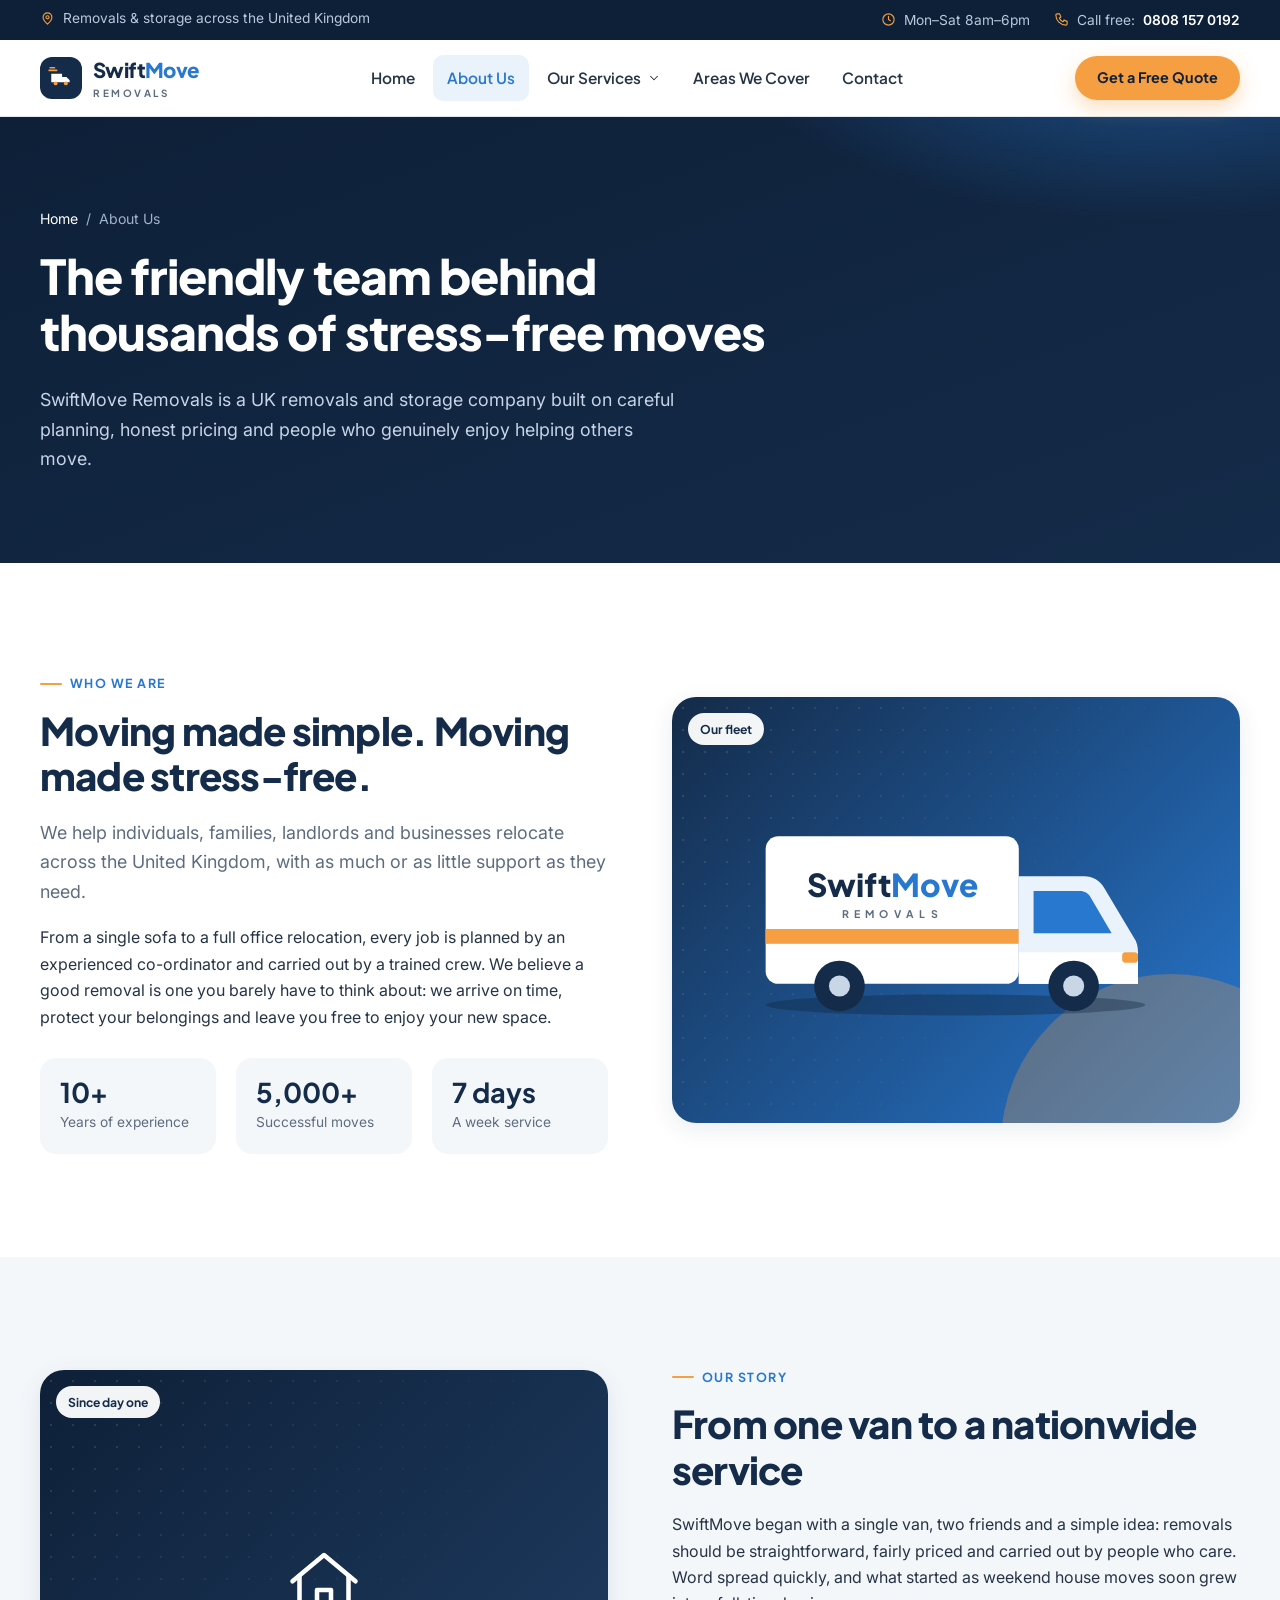
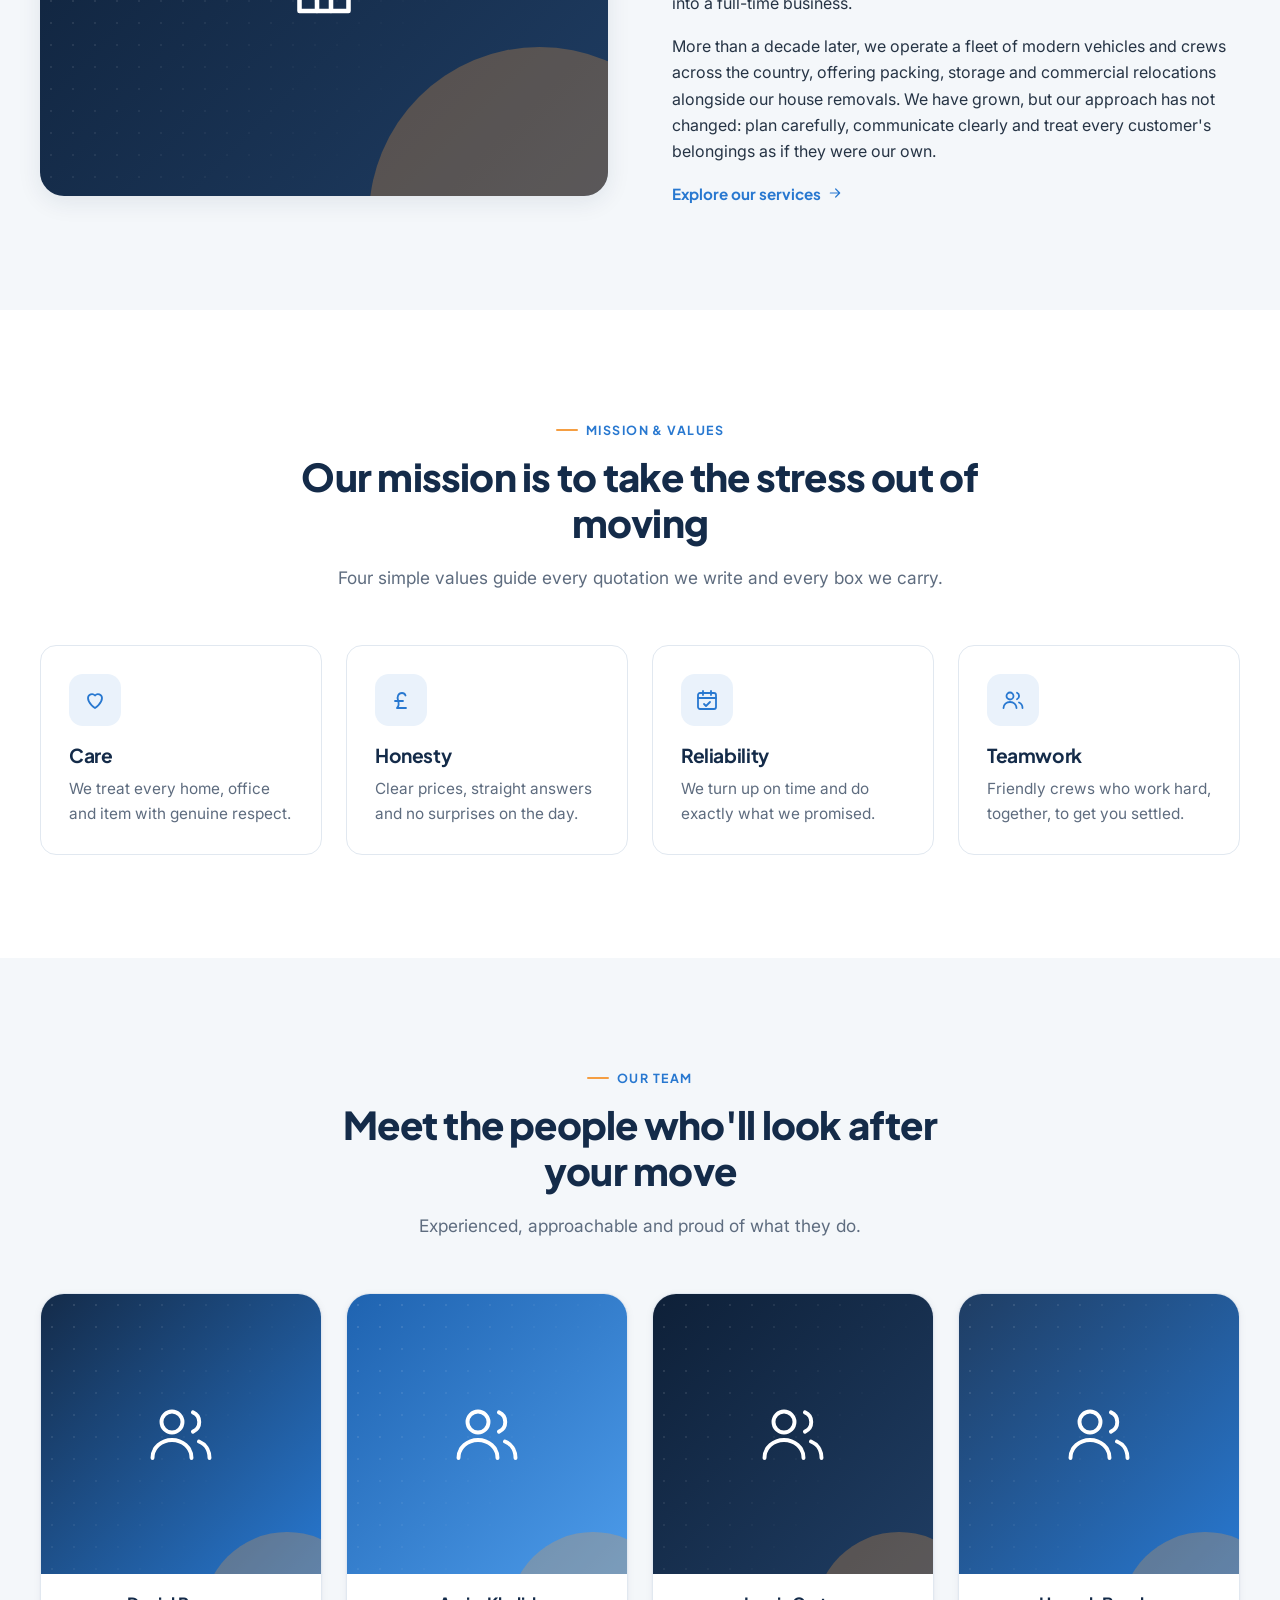
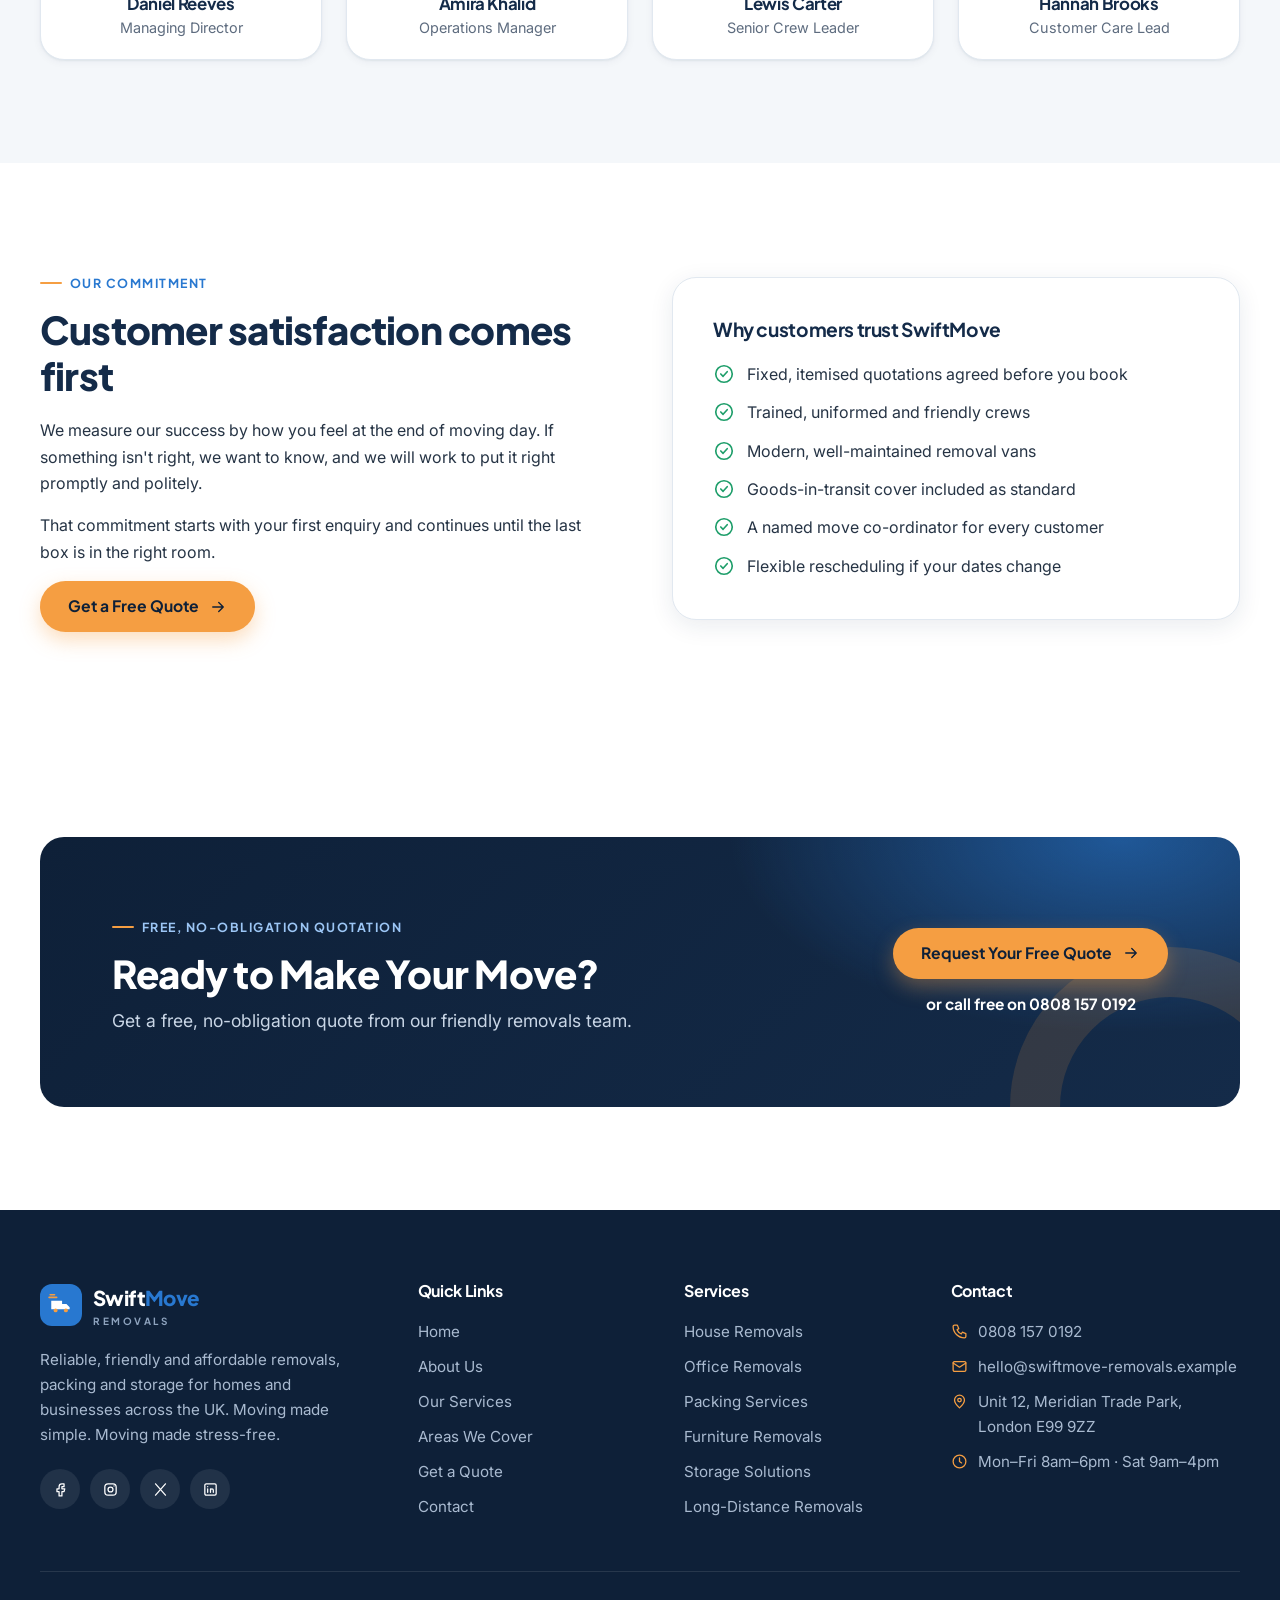
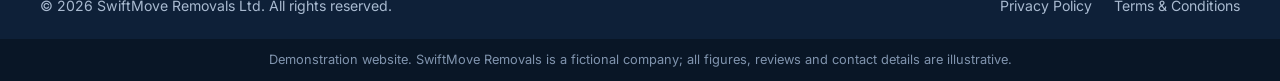
<file: about.html>
<!DOCTYPE html>
<html lang="en-GB">
<head>
<meta charset="utf-8">
<meta name="viewport" content="width=device-width, initial-scale=1">
<title>About Us | SwiftMove Removals</title>
<meta name="description" content="Learn about SwiftMove Removals: our story, mission, values and the friendly team behind our UK removals and storage services.">
<meta name="theme-color" content="#142B49">
<link rel="icon" href="assets/favicon.svg" type="image/svg+xml">
<link rel="preconnect" href="https://fonts.googleapis.com">
<link rel="preconnect" href="https://fonts.gstatic.com" crossorigin>
<link href="https://fonts.googleapis.com/css2?family=Inter:wght@400;500;600;700&family=Plus+Jakarta+Sans:wght@600;700;800&display=swap" rel="stylesheet">
<link rel="stylesheet" href="css/styles.css">
</head>
<body>
<a class="skip-link" href="#main">Skip to main content</a>
<div class="topbar"><div class="container">
  <div class="topbar-left"><span class="topbar-item"><svg viewBox="0 0 24 24" fill="none" stroke="currentColor" stroke-width="1.8" stroke-linecap="round" stroke-linejoin="round" aria-hidden="true"><path d="M12 21s7-6.2 7-11a7 7 0 0 0-14 0c0 4.8 7 11 7 11z"/><circle cx="12" cy="10" r="2.5"/></svg> Removals &amp; storage across the United Kingdom</span></div>
  <div class="topbar-right">
    <span class="topbar-item hide-sm"><svg viewBox="0 0 24 24" fill="none" stroke="currentColor" stroke-width="1.8" stroke-linecap="round" stroke-linejoin="round" aria-hidden="true"><circle cx="12" cy="12" r="9"/><path d="M12 7v5l3 2"/></svg> Mon–Sat 8am–6pm</span>
    <span class="topbar-item"><svg viewBox="0 0 24 24" fill="none" stroke="currentColor" stroke-width="1.8" stroke-linecap="round" stroke-linejoin="round" aria-hidden="true"><path d="M5 3h4l2 5-2.5 1.5a11 11 0 0 0 6 6L16 13l5 2v4a2 2 0 0 1-2 2A16 16 0 0 1 3 5a2 2 0 0 1 2-2z"/></svg> Call free: <a href="tel:08081570192">0808 157 0192</a></span>
  </div>
</div></div>
<header class="site-header"><div class="container nav-wrap">
  <a class="logo" href="index.html" aria-label="SwiftMove Removals home"><span class="logo-mark"><svg viewBox="0 0 24 24" fill="none" aria-hidden="true"><path d="M3 8h10v8H3zM13 11h4l3 3v2h-7z" fill="#fff"/><circle cx="7" cy="17" r="1.8" fill="#F59E42"/><circle cx="16.5" cy="17" r="1.8" fill="#F59E42"/><path d="M1 5h7M2 2.5h4" stroke="#F59E42" stroke-width="1.5" stroke-linecap="round"/></svg></span><span>Swift<span>Move</span><small>Removals</small></span></a>
  <nav class="main-nav" id="main-nav" aria-label="Main navigation"><ul><li><a href="index.html">Home</a></li><li><a href="about.html" aria-current="page">About Us</a></li><li class="has-dropdown"><button class="dropdown-toggle" type="button" aria-expanded="false" aria-haspopup="true">Our Services <svg viewBox="0 0 24 24" fill="none" stroke="currentColor" stroke-width="1.8" stroke-linecap="round" stroke-linejoin="round" aria-hidden="true"><path d="m6 9 6 6 6-6"/></svg></button><ul class="dropdown"><li><a href="services.html"><svg viewBox="0 0 24 24" fill="none" stroke="currentColor" stroke-width="1.8" stroke-linecap="round" stroke-linejoin="round" aria-hidden="true"><path d="M5 12h14M13 6l6 6-6 6"/></svg>All services</a></li><li><a href="services.html#house"><svg viewBox="0 0 24 24" fill="none" stroke="currentColor" stroke-width="1.8" stroke-linecap="round" stroke-linejoin="round" aria-hidden="true"><path d="M3 11.5 12 4l9 7.5"/><path d="M5 10v10h14V10"/><path d="M10 20v-6h4v6"/></svg>House Removals</a></li><li><a href="services.html#office"><svg viewBox="0 0 24 24" fill="none" stroke="currentColor" stroke-width="1.8" stroke-linecap="round" stroke-linejoin="round" aria-hidden="true"><rect x="4" y="3" width="11" height="18" rx="1"/><path d="M15 9h5v12h-5M8 7h3M8 11h3M8 15h3"/></svg>Office Removals</a></li><li><a href="services.html#packing"><svg viewBox="0 0 24 24" fill="none" stroke="currentColor" stroke-width="1.8" stroke-linecap="round" stroke-linejoin="round" aria-hidden="true"><path d="m3 8 9-5 9 5v8l-9 5-9-5z"/><path d="m3 8 9 5 9-5M12 13v8M7.5 5.5l9 5"/></svg>Packing Services</a></li><li><a href="services.html#furniture"><svg viewBox="0 0 24 24" fill="none" stroke="currentColor" stroke-width="1.8" stroke-linecap="round" stroke-linejoin="round" aria-hidden="true"><path d="M5 11V8a3 3 0 0 1 3-3h8a3 3 0 0 1 3 3v3"/><path d="M3 13a2 2 0 0 1 4 0v2h10v-2a2 2 0 0 1 4 0v5H3zM6 18v2M18 18v2"/></svg>Furniture Removals</a></li><li><a href="services.html#storage"><svg viewBox="0 0 24 24" fill="none" stroke="currentColor" stroke-width="1.8" stroke-linecap="round" stroke-linejoin="round" aria-hidden="true"><path d="M3 21V9l9-5 9 5v12"/><path d="M7 21v-8h10v8M7 17h10"/></svg>Storage Solutions</a></li><li><a href="services.html#long-distance"><svg viewBox="0 0 24 24" fill="none" stroke="currentColor" stroke-width="1.8" stroke-linecap="round" stroke-linejoin="round" aria-hidden="true"><path d="M2 6h12v11H2zM14 10h4l4 4v3h-8z"/><circle cx="6.5" cy="18" r="2"/><circle cx="17.5" cy="18" r="2"/></svg>Long-Distance Removals</a></li></ul></li><li><a href="areas.html">Areas We Cover</a></li><li><a href="contact.html">Contact</a></li>
    <li style="margin-top:14px" class="nav-cta-mobile"><a class="btn btn-primary btn-block" href="quote.html" style="justify-content:center">Get a Free Quote</a></li></ul></nav>
  <div class="header-actions">
    <a class="header-phone" href="tel:08081570192"><span class="ico"><svg viewBox="0 0 24 24" fill="none" stroke="currentColor" stroke-width="1.8" stroke-linecap="round" stroke-linejoin="round" aria-hidden="true"><path d="M5 3h4l2 5-2.5 1.5a11 11 0 0 0 6 6L16 13l5 2v4a2 2 0 0 1-2 2A16 16 0 0 1 3 5a2 2 0 0 1 2-2z"/></svg></span><span><small>Call us free</small>0808 157 0192</span></a>
    <a class="btn btn-primary btn-sm" href="quote.html">Get a Free Quote</a>
    <button class="nav-toggle" type="button" aria-controls="main-nav" aria-expanded="false" aria-label="Open menu"><svg viewBox="0 0 24 24" fill="none" stroke="currentColor" stroke-width="1.8" stroke-linecap="round" stroke-linejoin="round" aria-hidden="true"><path d="M4 7h16M4 12h16M4 17h16"/></svg></button>
  </div>
</div></header>
<div class="nav-backdrop"></div>
<main id="main">
<section class="page-hero"><div class="container">
  <nav class="breadcrumb" aria-label="Breadcrumb"><a href="index.html">Home</a><span aria-hidden="true">/</span><span>About Us</span></nav>
  <h1>The friendly team behind thousands of stress-free moves</h1><p>SwiftMove Removals is a UK removals and storage company built on careful planning, honest pricing and people who genuinely enjoy helping others move.</p></div></section>
<section class="section"><div class="container split">
  <div class="reveal"><span class="eyebrow">Who We Are</span><h2>Moving made simple. Moving made stress-free.</h2>
    <p class="lead">We help individuals, families, landlords and businesses relocate across the United Kingdom, with as much or as little support as they need.</p>
    <p>From a single sofa to a full office relocation, every job is planned by an experienced co-ordinator and carried out by a trained crew. We believe a good removal is one you barely have to think about: we arrive on time, protect your belongings and leave you free to enjoy your new space.</p>
    <div class="stat-row"><div class="stat"><strong>10+</strong><span>Years of experience</span></div><div class="stat"><strong>5,000+</strong><span>Successful moves</span></div><div class="stat"><strong>7 days</strong><span>A week service</span></div></div>
  </div>
  <div class="media tall reveal"><span class="media-tag">Our fleet</span><svg class="van" viewBox="0 0 420 220" fill="none" aria-hidden="true">
<ellipse cx="210" cy="200" rx="180" ry="10" fill="#0E2038" opacity=".35"/>
<rect x="30" y="40" width="240" height="140" rx="12" fill="#fff"/>
<rect x="30" y="128" width="240" height="14" fill="#F59E42"/>
<path d="M270 78h62c8 0 15 4 19 11l28 47c3 4 4 9 4 14v30H270z" fill="#EAF2FB"/>
<path d="M284 92h44c4 0 8 2 10 6l20 34h-74z" fill="#2878D0"/>
<rect x="270" y="150" width="113" height="30" fill="#fff"/>
<rect x="368" y="150" width="15" height="10" rx="3" fill="#F59E42"/>
<text x="150" y="98" text-anchor="middle" font-family="Plus Jakarta Sans,Segoe UI,sans-serif" font-weight="800" font-size="30" fill="#142B49">Swift<tspan fill="#2878D0">Move</tspan></text>
<text x="150" y="118" text-anchor="middle" font-family="Plus Jakarta Sans,Segoe UI,sans-serif" font-weight="700" font-size="10" letter-spacing="5" fill="#5E6C7F">REMOVALS</text>
<circle cx="100" cy="182" r="24" fill="#142B49"/><circle cx="100" cy="182" r="10" fill="#C9D6E6"/>
<circle cx="322" cy="182" r="24" fill="#142B49"/><circle cx="322" cy="182" r="10" fill="#C9D6E6"/>
</svg></div>
</div></section>

<section class="section section--light"><div class="container split">
  <div class="media tall v3 reveal"><span class="media-tag">Since day one</span><svg viewBox="0 0 24 24" fill="none" stroke="currentColor" stroke-width="1.8" stroke-linecap="round" stroke-linejoin="round" aria-hidden="true"><path d="M3 11.5 12 4l9 7.5"/><path d="M5 10v10h14V10"/><path d="M10 20v-6h4v6"/></svg></div>
  <div class="reveal"><span class="eyebrow">Our Story</span><h2>From one van to a nationwide service</h2>
    <p>SwiftMove began with a single van, two friends and a simple idea: removals should be straightforward, fairly priced and carried out by people who care. Word spread quickly, and what started as weekend house moves soon grew into a full-time business.</p>
    <p>More than a decade later, we operate a fleet of modern vehicles and crews across the country, offering packing, storage and commercial relocations alongside our house removals. We have grown, but our approach has not changed: plan carefully, communicate clearly and treat every customer's belongings as if they were our own.</p>
    <a class="link-arrow" href="services.html">Explore our services <svg viewBox="0 0 24 24" fill="none" stroke="currentColor" stroke-width="1.8" stroke-linecap="round" stroke-linejoin="round" aria-hidden="true"><path d="M5 12h14M13 6l6 6-6 6"/></svg></a></div>
</div></section>

<section class="section"><div class="container">
  <div class="section-head reveal"><span class="eyebrow">Mission &amp; Values</span><h2>Our mission is to take the stress out of moving</h2><p>Four simple values guide every quotation we write and every box we carry.</p></div>
  <div class="grid-4"><div class="feature reveal"><div class="ico-box"><svg viewBox="0 0 24 24" fill="none" stroke="currentColor" stroke-width="1.8" stroke-linecap="round" stroke-linejoin="round" aria-hidden="true"><path d="M12 20s-7-4.4-7-10a4 4 0 0 1 7-2.5A4 4 0 0 1 19 10c0 5.6-7 10-7 10z"/></svg></div><h3>Care</h3><p>We treat every home, office and item with genuine respect.</p></div><div class="feature reveal"><div class="ico-box"><svg viewBox="0 0 24 24" fill="none" stroke="currentColor" stroke-width="1.8" stroke-linecap="round" stroke-linejoin="round" aria-hidden="true"><path d="M9 20h8M8 20c2-2 2-5 1-8-1-3 0-7 4-7 2 0 3 1 3.5 2.5M6 13h8"/></svg></div><h3>Honesty</h3><p>Clear prices, straight answers and no surprises on the day.</p></div><div class="feature reveal"><div class="ico-box"><svg viewBox="0 0 24 24" fill="none" stroke="currentColor" stroke-width="1.8" stroke-linecap="round" stroke-linejoin="round" aria-hidden="true"><rect x="3" y="5" width="18" height="16" rx="2"/><path d="M3 10h18M8 3v4M16 3v4m-7 9 2 2 4-4"/></svg></div><h3>Reliability</h3><p>We turn up on time and do exactly what we promised.</p></div><div class="feature reveal"><div class="ico-box"><svg viewBox="0 0 24 24" fill="none" stroke="currentColor" stroke-width="1.8" stroke-linecap="round" stroke-linejoin="round" aria-hidden="true"><circle cx="9" cy="8" r="3.5"/><path d="M2.5 20c0-3.5 3-6 6.5-6s6.5 2.5 6.5 6M16 4.8a3.5 3.5 0 0 1 0 6.4M18 14.5c2 .8 3.5 2.8 3.5 5.5"/></svg></div><h3>Teamwork</h3><p>Friendly crews who work hard, together, to get you settled.</p></div></div>
</div></section>

<section class="section section--light"><div class="container">
  <div class="section-head reveal"><span class="eyebrow">Our Team</span><h2>Meet the people who'll look after your move</h2><p>Experienced, approachable and proud of what they do.</p></div>
  <div class="grid-4"><article class="card team-card reveal"><div class="media "><svg viewBox="0 0 24 24" fill="none" stroke="currentColor" stroke-width="1.8" stroke-linecap="round" stroke-linejoin="round" aria-hidden="true"><circle cx="9" cy="8" r="3.5"/><path d="M2.5 20c0-3.5 3-6 6.5-6s6.5 2.5 6.5 6M16 4.8a3.5 3.5 0 0 1 0 6.4M18 14.5c2 .8 3.5 2.8 3.5 5.5"/></svg></div><div class="card-body"><h3>Daniel Reeves</h3><span>Managing Director</span></div></article><article class="card team-card reveal"><div class="media v2"><svg viewBox="0 0 24 24" fill="none" stroke="currentColor" stroke-width="1.8" stroke-linecap="round" stroke-linejoin="round" aria-hidden="true"><circle cx="9" cy="8" r="3.5"/><path d="M2.5 20c0-3.5 3-6 6.5-6s6.5 2.5 6.5 6M16 4.8a3.5 3.5 0 0 1 0 6.4M18 14.5c2 .8 3.5 2.8 3.5 5.5"/></svg></div><div class="card-body"><h3>Amira Khalid</h3><span>Operations Manager</span></div></article><article class="card team-card reveal"><div class="media v3"><svg viewBox="0 0 24 24" fill="none" stroke="currentColor" stroke-width="1.8" stroke-linecap="round" stroke-linejoin="round" aria-hidden="true"><circle cx="9" cy="8" r="3.5"/><path d="M2.5 20c0-3.5 3-6 6.5-6s6.5 2.5 6.5 6M16 4.8a3.5 3.5 0 0 1 0 6.4M18 14.5c2 .8 3.5 2.8 3.5 5.5"/></svg></div><div class="card-body"><h3>Lewis Carter</h3><span>Senior Crew Leader</span></div></article><article class="card team-card reveal"><div class="media v4"><svg viewBox="0 0 24 24" fill="none" stroke="currentColor" stroke-width="1.8" stroke-linecap="round" stroke-linejoin="round" aria-hidden="true"><circle cx="9" cy="8" r="3.5"/><path d="M2.5 20c0-3.5 3-6 6.5-6s6.5 2.5 6.5 6M16 4.8a3.5 3.5 0 0 1 0 6.4M18 14.5c2 .8 3.5 2.8 3.5 5.5"/></svg></div><div class="card-body"><h3>Hannah Brooks</h3><span>Customer Care Lead</span></div></article></div>
</div></section>

<section class="section"><div class="container split">
  <div class="reveal"><span class="eyebrow">Our Commitment</span><h2>Customer satisfaction comes first</h2>
    <p>We measure our success by how you feel at the end of moving day. If something isn't right, we want to know, and we will work to put it right promptly and politely.</p>
    <p>That commitment starts with your first enquiry and continues until the last box is in the right room.</p>
    <a class="btn btn-primary" href="quote.html">Get a Free Quote <svg viewBox="0 0 24 24" fill="none" stroke="currentColor" stroke-width="1.8" stroke-linecap="round" stroke-linejoin="round" aria-hidden="true"><path d="M5 12h14M13 6l6 6-6 6"/></svg></a></div>
  <div class="reveal panel"><h3>Why customers trust SwiftMove</h3><ul class="check-list" style="margin-bottom:0"><li><svg viewBox="0 0 24 24" fill="none" stroke="currentColor" stroke-width="1.8" stroke-linecap="round" stroke-linejoin="round" aria-hidden="true"><circle cx="12" cy="12" r="9"/><path d="m8.5 12 2.5 2.5 4.5-5"/></svg><span>Fixed, itemised quotations agreed before you book</span></li><li><svg viewBox="0 0 24 24" fill="none" stroke="currentColor" stroke-width="1.8" stroke-linecap="round" stroke-linejoin="round" aria-hidden="true"><circle cx="12" cy="12" r="9"/><path d="m8.5 12 2.5 2.5 4.5-5"/></svg><span>Trained, uniformed and friendly crews</span></li><li><svg viewBox="0 0 24 24" fill="none" stroke="currentColor" stroke-width="1.8" stroke-linecap="round" stroke-linejoin="round" aria-hidden="true"><circle cx="12" cy="12" r="9"/><path d="m8.5 12 2.5 2.5 4.5-5"/></svg><span>Modern, well-maintained removal vans</span></li><li><svg viewBox="0 0 24 24" fill="none" stroke="currentColor" stroke-width="1.8" stroke-linecap="round" stroke-linejoin="round" aria-hidden="true"><circle cx="12" cy="12" r="9"/><path d="m8.5 12 2.5 2.5 4.5-5"/></svg><span>Goods-in-transit cover included as standard</span></li><li><svg viewBox="0 0 24 24" fill="none" stroke="currentColor" stroke-width="1.8" stroke-linecap="round" stroke-linejoin="round" aria-hidden="true"><circle cx="12" cy="12" r="9"/><path d="m8.5 12 2.5 2.5 4.5-5"/></svg><span>A named move co-ordinator for every customer</span></li><li><svg viewBox="0 0 24 24" fill="none" stroke="currentColor" stroke-width="1.8" stroke-linecap="round" stroke-linejoin="round" aria-hidden="true"><circle cx="12" cy="12" r="9"/><path d="m8.5 12 2.5 2.5 4.5-5"/></svg><span>Flexible rescheduling if your dates change</span></li></ul></div>
</div></section>
<section class="section"><div class="container"><div class="cta-band reveal">
  <div><span class="eyebrow">Free, no-obligation quotation</span><h2>Ready to Make Your Move?</h2>
  <p>Get a free, no-obligation quote from our friendly removals team.</p></div>
  <div class="cta-actions"><a class="btn btn-primary" href="quote.html">Request Your Free Quote <svg viewBox="0 0 24 24" fill="none" stroke="currentColor" stroke-width="1.8" stroke-linecap="round" stroke-linejoin="round" aria-hidden="true"><path d="M5 12h14M13 6l6 6-6 6"/></svg></a>
  <a class="cta-phone" href="tel:08081570192">or call free on 0808 157 0192</a></div>
</div></div></section>
</main>
<footer class="site-footer"><div class="container">
  <div class="footer-grid">
    <div><a class="logo" href="index.html" aria-label="SwiftMove Removals home"><span class="logo-mark"><svg viewBox="0 0 24 24" fill="none" aria-hidden="true"><path d="M3 8h10v8H3zM13 11h4l3 3v2h-7z" fill="#fff"/><circle cx="7" cy="17" r="1.8" fill="#F59E42"/><circle cx="16.5" cy="17" r="1.8" fill="#F59E42"/><path d="M1 5h7M2 2.5h4" stroke="#F59E42" stroke-width="1.5" stroke-linecap="round"/></svg></span><span>Swift<span>Move</span><small>Removals</small></span></a>
      <p>Reliable, friendly and affordable removals, packing and storage for homes and businesses across the UK. Moving made simple. Moving made stress-free.</p>
      <div class="socials">
        <a href="#" aria-label="Facebook"><svg viewBox="0 0 24 24" fill="none" stroke="currentColor" stroke-width="1.8" stroke-linecap="round" stroke-linejoin="round" aria-hidden="true"><path d="M14 8h3V4h-3a4 4 0 0 0-4 4v3H7v4h3v6h4v-6h3l1-4h-4V8z"/></svg></a><a href="#" aria-label="Instagram"><svg viewBox="0 0 24 24" fill="none" stroke="currentColor" stroke-width="1.8" stroke-linecap="round" stroke-linejoin="round" aria-hidden="true"><rect x="4" y="4" width="16" height="16" rx="4.5"/><circle cx="12" cy="12" r="3.5"/><path d="M17 7h.01"/></svg></a><a href="#" aria-label="X"><svg viewBox="0 0 24 24" fill="none" stroke="currentColor" stroke-width="1.8" stroke-linecap="round" stroke-linejoin="round" aria-hidden="true"><path d="M5 4l14 16M19 4 5 20"/></svg></a><a href="#" aria-label="LinkedIn"><svg viewBox="0 0 24 24" fill="none" stroke="currentColor" stroke-width="1.8" stroke-linecap="round" stroke-linejoin="round" aria-hidden="true"><rect x="4" y="4" width="16" height="16" rx="2"/><path d="M8 11v5M8 8h.01M12 16v-5m0 2a2 2 0 0 1 4 0v3"/></svg></a>
      </div>
    </div>
    <nav aria-label="Quick links"><h3>Quick Links</h3><ul>
      <li><a href="index.html">Home</a></li><li><a href="about.html">About Us</a></li><li><a href="services.html">Our Services</a></li>
      <li><a href="areas.html">Areas We Cover</a></li><li><a href="quote.html">Get a Quote</a></li><li><a href="contact.html">Contact</a></li></ul></nav>
    <nav aria-label="Services"><h3>Services</h3><ul><li><a href="services.html#house">House Removals</a></li><li><a href="services.html#office">Office Removals</a></li><li><a href="services.html#packing">Packing Services</a></li><li><a href="services.html#furniture">Furniture Removals</a></li><li><a href="services.html#storage">Storage Solutions</a></li><li><a href="services.html#long-distance">Long-Distance Removals</a></li></ul></nav>
    <div><h3>Contact</h3><ul class="footer-contact">
      <li><svg viewBox="0 0 24 24" fill="none" stroke="currentColor" stroke-width="1.8" stroke-linecap="round" stroke-linejoin="round" aria-hidden="true"><path d="M5 3h4l2 5-2.5 1.5a11 11 0 0 0 6 6L16 13l5 2v4a2 2 0 0 1-2 2A16 16 0 0 1 3 5a2 2 0 0 1 2-2z"/></svg><a href="tel:08081570192">0808 157 0192</a></li>
      <li><svg viewBox="0 0 24 24" fill="none" stroke="currentColor" stroke-width="1.8" stroke-linecap="round" stroke-linejoin="round" aria-hidden="true"><rect x="3" y="5" width="18" height="14" rx="2"/><path d="m3 7 9 6 9-6"/></svg><a href="mailto:hello@swiftmove-removals.example">hello@swiftmove-removals.example</a></li>
      <li><svg viewBox="0 0 24 24" fill="none" stroke="currentColor" stroke-width="1.8" stroke-linecap="round" stroke-linejoin="round" aria-hidden="true"><path d="M12 21s7-6.2 7-11a7 7 0 0 0-14 0c0 4.8 7 11 7 11z"/><circle cx="12" cy="10" r="2.5"/></svg><span>Unit 12, Meridian Trade Park,<br>London E99 9ZZ</span></li>
      <li><svg viewBox="0 0 24 24" fill="none" stroke="currentColor" stroke-width="1.8" stroke-linecap="round" stroke-linejoin="round" aria-hidden="true"><circle cx="12" cy="12" r="9"/><path d="M12 7v5l3 2"/></svg><span>Mon–Fri 8am–6pm · Sat 9am–4pm</span></li></ul></div>
  </div>
  <div class="footer-bottom">
    <span>&copy; <span data-year>2026</span> SwiftMove Removals Ltd. All rights reserved.</span>
    <nav aria-label="Legal"><a href="legal.html#privacy">Privacy Policy</a><a href="legal.html#terms">Terms &amp; Conditions</a></nav>
  </div>
</div>
<div class="demo-note">Demonstration website. SwiftMove Removals is a fictional company; all figures, reviews and contact details are illustrative.</div>
</footer>
<div class="mobile-cta"><a class="btn btn-outline" href="tel:08081570192"><svg viewBox="0 0 24 24" fill="none" stroke="currentColor" stroke-width="1.8" stroke-linecap="round" stroke-linejoin="round" aria-hidden="true"><path d="M5 3h4l2 5-2.5 1.5a11 11 0 0 0 6 6L16 13l5 2v4a2 2 0 0 1-2 2A16 16 0 0 1 3 5a2 2 0 0 1 2-2z"/></svg> Call</a><a class="btn btn-primary" href="quote.html">Get a Free Quote</a></div>
<script src="js/main.js" defer></script>
</body>
</html>
</file>
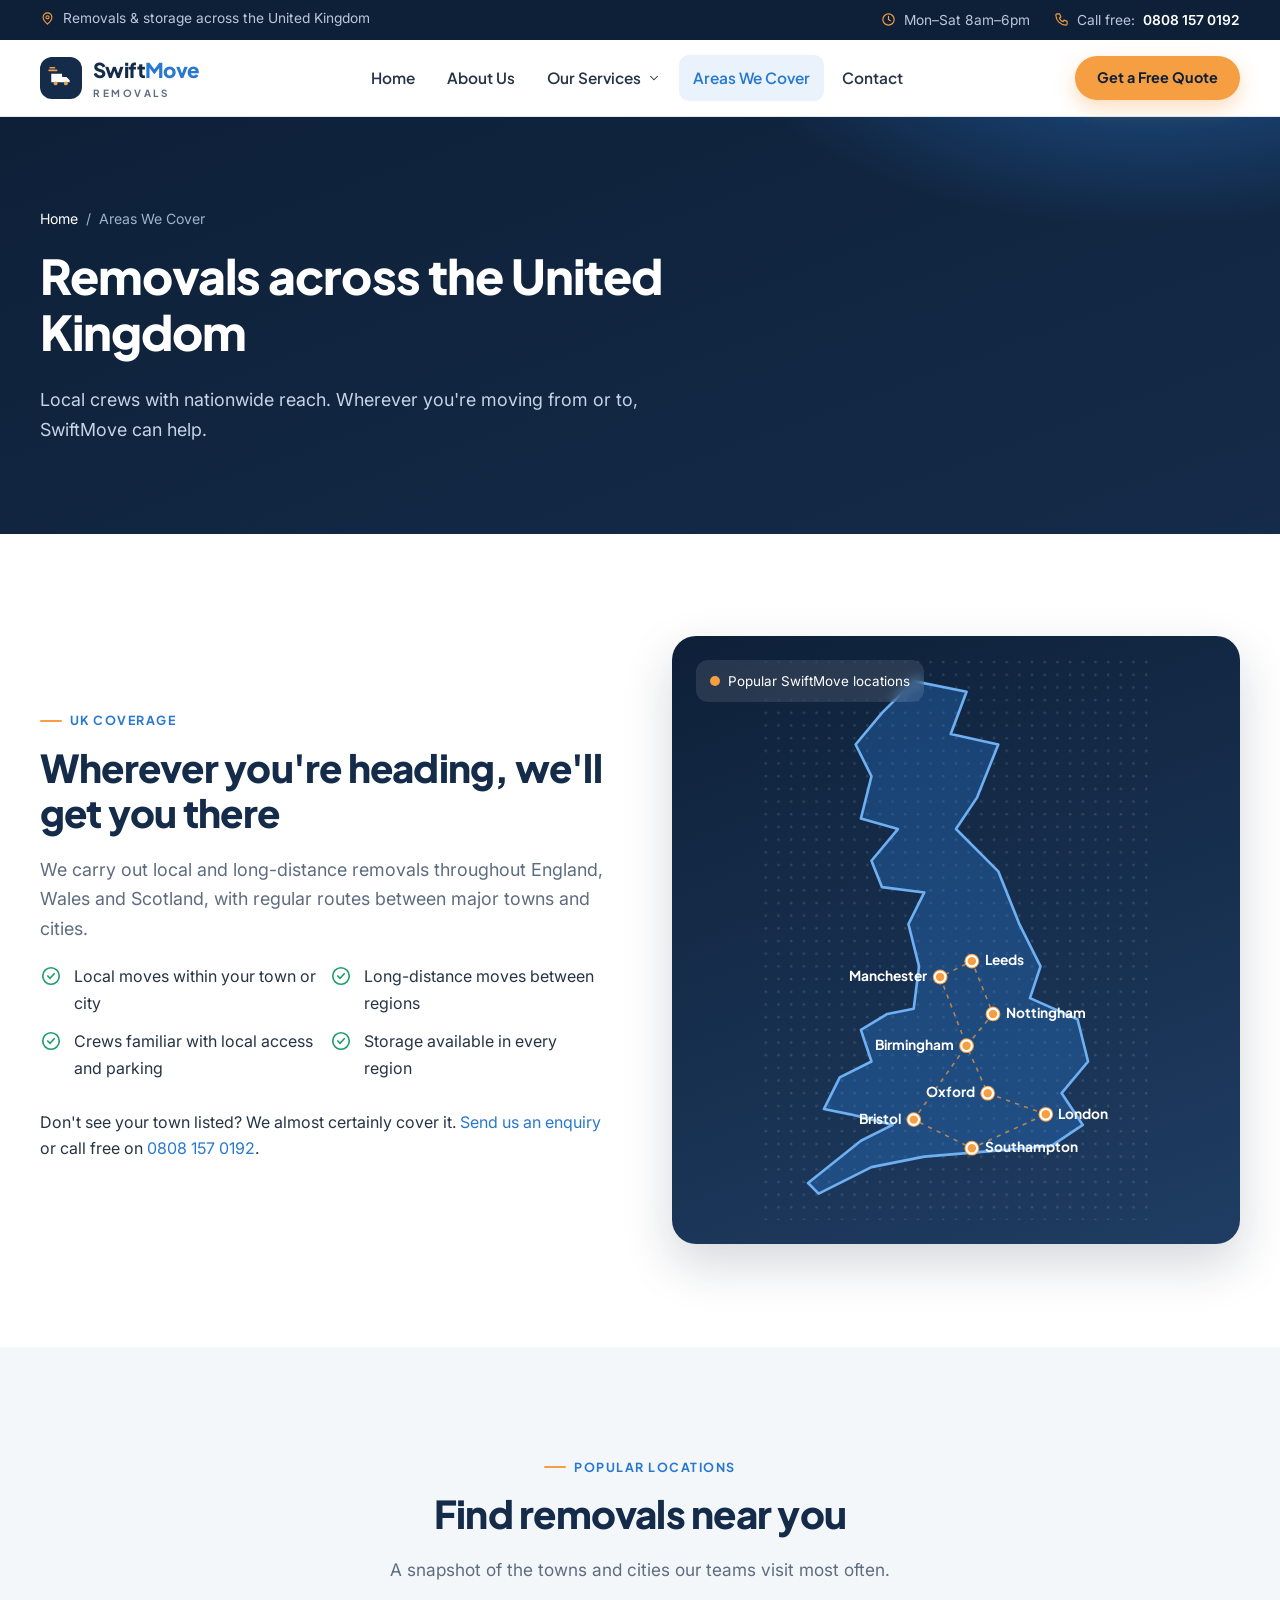
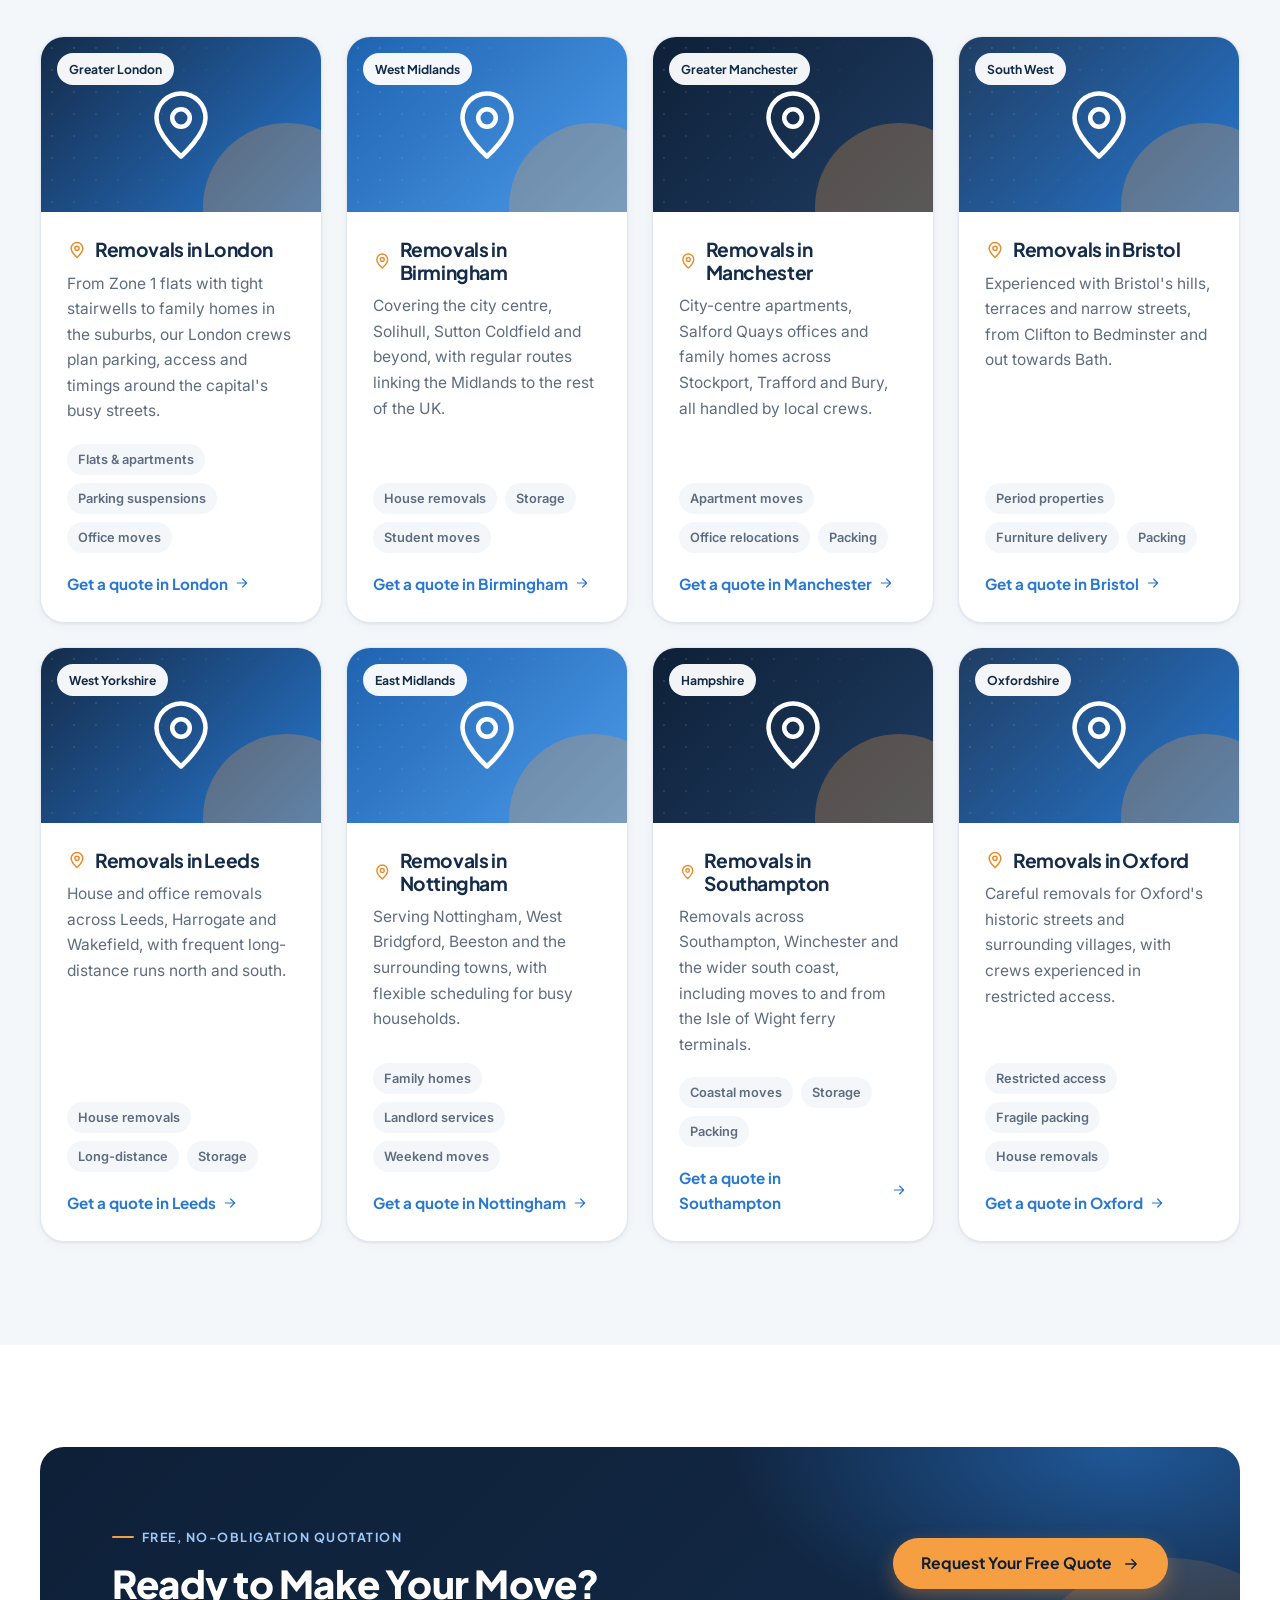
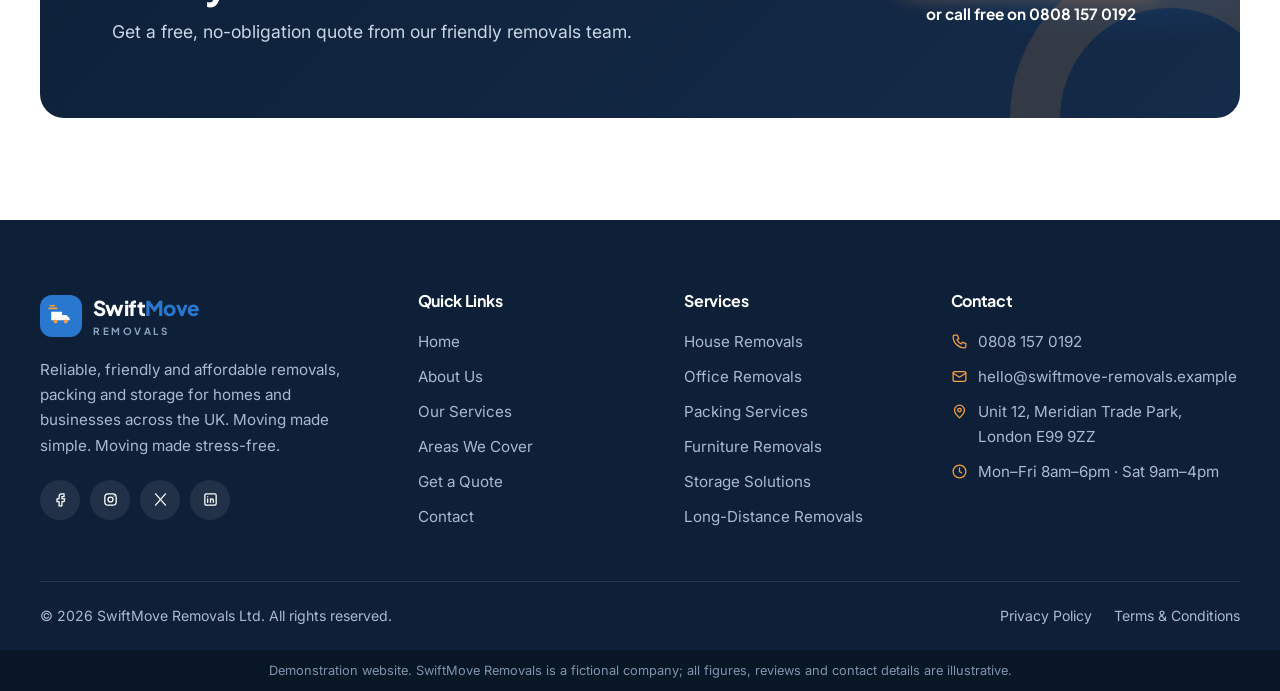
<file: areas.html>
<!DOCTYPE html>
<html lang="en-GB">
<head>
<meta charset="utf-8">
<meta name="viewport" content="width=device-width, initial-scale=1">
<title>Areas We Cover | UK Removals | SwiftMove Removals</title>
<meta name="description" content="SwiftMove Removals covers London, Birmingham, Manchester, Bristol, Leeds, Nottingham, Southampton, Oxford and towns across the UK.">
<meta name="theme-color" content="#142B49">
<link rel="icon" href="assets/favicon.svg" type="image/svg+xml">
<link rel="preconnect" href="https://fonts.googleapis.com">
<link rel="preconnect" href="https://fonts.gstatic.com" crossorigin>
<link href="https://fonts.googleapis.com/css2?family=Inter:wght@400;500;600;700&family=Plus+Jakarta+Sans:wght@600;700;800&display=swap" rel="stylesheet">
<link rel="stylesheet" href="css/styles.css">
</head>
<body>
<a class="skip-link" href="#main">Skip to main content</a>
<div class="topbar"><div class="container">
  <div class="topbar-left"><span class="topbar-item"><svg viewBox="0 0 24 24" fill="none" stroke="currentColor" stroke-width="1.8" stroke-linecap="round" stroke-linejoin="round" aria-hidden="true"><path d="M12 21s7-6.2 7-11a7 7 0 0 0-14 0c0 4.8 7 11 7 11z"/><circle cx="12" cy="10" r="2.5"/></svg> Removals &amp; storage across the United Kingdom</span></div>
  <div class="topbar-right">
    <span class="topbar-item hide-sm"><svg viewBox="0 0 24 24" fill="none" stroke="currentColor" stroke-width="1.8" stroke-linecap="round" stroke-linejoin="round" aria-hidden="true"><circle cx="12" cy="12" r="9"/><path d="M12 7v5l3 2"/></svg> Mon–Sat 8am–6pm</span>
    <span class="topbar-item"><svg viewBox="0 0 24 24" fill="none" stroke="currentColor" stroke-width="1.8" stroke-linecap="round" stroke-linejoin="round" aria-hidden="true"><path d="M5 3h4l2 5-2.5 1.5a11 11 0 0 0 6 6L16 13l5 2v4a2 2 0 0 1-2 2A16 16 0 0 1 3 5a2 2 0 0 1 2-2z"/></svg> Call free: <a href="tel:08081570192">0808 157 0192</a></span>
  </div>
</div></div>
<header class="site-header"><div class="container nav-wrap">
  <a class="logo" href="index.html" aria-label="SwiftMove Removals home"><span class="logo-mark"><svg viewBox="0 0 24 24" fill="none" aria-hidden="true"><path d="M3 8h10v8H3zM13 11h4l3 3v2h-7z" fill="#fff"/><circle cx="7" cy="17" r="1.8" fill="#F59E42"/><circle cx="16.5" cy="17" r="1.8" fill="#F59E42"/><path d="M1 5h7M2 2.5h4" stroke="#F59E42" stroke-width="1.5" stroke-linecap="round"/></svg></span><span>Swift<span>Move</span><small>Removals</small></span></a>
  <nav class="main-nav" id="main-nav" aria-label="Main navigation"><ul><li><a href="index.html">Home</a></li><li><a href="about.html">About Us</a></li><li class="has-dropdown"><button class="dropdown-toggle" type="button" aria-expanded="false" aria-haspopup="true">Our Services <svg viewBox="0 0 24 24" fill="none" stroke="currentColor" stroke-width="1.8" stroke-linecap="round" stroke-linejoin="round" aria-hidden="true"><path d="m6 9 6 6 6-6"/></svg></button><ul class="dropdown"><li><a href="services.html"><svg viewBox="0 0 24 24" fill="none" stroke="currentColor" stroke-width="1.8" stroke-linecap="round" stroke-linejoin="round" aria-hidden="true"><path d="M5 12h14M13 6l6 6-6 6"/></svg>All services</a></li><li><a href="services.html#house"><svg viewBox="0 0 24 24" fill="none" stroke="currentColor" stroke-width="1.8" stroke-linecap="round" stroke-linejoin="round" aria-hidden="true"><path d="M3 11.5 12 4l9 7.5"/><path d="M5 10v10h14V10"/><path d="M10 20v-6h4v6"/></svg>House Removals</a></li><li><a href="services.html#office"><svg viewBox="0 0 24 24" fill="none" stroke="currentColor" stroke-width="1.8" stroke-linecap="round" stroke-linejoin="round" aria-hidden="true"><rect x="4" y="3" width="11" height="18" rx="1"/><path d="M15 9h5v12h-5M8 7h3M8 11h3M8 15h3"/></svg>Office Removals</a></li><li><a href="services.html#packing"><svg viewBox="0 0 24 24" fill="none" stroke="currentColor" stroke-width="1.8" stroke-linecap="round" stroke-linejoin="round" aria-hidden="true"><path d="m3 8 9-5 9 5v8l-9 5-9-5z"/><path d="m3 8 9 5 9-5M12 13v8M7.5 5.5l9 5"/></svg>Packing Services</a></li><li><a href="services.html#furniture"><svg viewBox="0 0 24 24" fill="none" stroke="currentColor" stroke-width="1.8" stroke-linecap="round" stroke-linejoin="round" aria-hidden="true"><path d="M5 11V8a3 3 0 0 1 3-3h8a3 3 0 0 1 3 3v3"/><path d="M3 13a2 2 0 0 1 4 0v2h10v-2a2 2 0 0 1 4 0v5H3zM6 18v2M18 18v2"/></svg>Furniture Removals</a></li><li><a href="services.html#storage"><svg viewBox="0 0 24 24" fill="none" stroke="currentColor" stroke-width="1.8" stroke-linecap="round" stroke-linejoin="round" aria-hidden="true"><path d="M3 21V9l9-5 9 5v12"/><path d="M7 21v-8h10v8M7 17h10"/></svg>Storage Solutions</a></li><li><a href="services.html#long-distance"><svg viewBox="0 0 24 24" fill="none" stroke="currentColor" stroke-width="1.8" stroke-linecap="round" stroke-linejoin="round" aria-hidden="true"><path d="M2 6h12v11H2zM14 10h4l4 4v3h-8z"/><circle cx="6.5" cy="18" r="2"/><circle cx="17.5" cy="18" r="2"/></svg>Long-Distance Removals</a></li></ul></li><li><a href="areas.html" aria-current="page">Areas We Cover</a></li><li><a href="contact.html">Contact</a></li>
    <li style="margin-top:14px" class="nav-cta-mobile"><a class="btn btn-primary btn-block" href="quote.html" style="justify-content:center">Get a Free Quote</a></li></ul></nav>
  <div class="header-actions">
    <a class="header-phone" href="tel:08081570192"><span class="ico"><svg viewBox="0 0 24 24" fill="none" stroke="currentColor" stroke-width="1.8" stroke-linecap="round" stroke-linejoin="round" aria-hidden="true"><path d="M5 3h4l2 5-2.5 1.5a11 11 0 0 0 6 6L16 13l5 2v4a2 2 0 0 1-2 2A16 16 0 0 1 3 5a2 2 0 0 1 2-2z"/></svg></span><span><small>Call us free</small>0808 157 0192</span></a>
    <a class="btn btn-primary btn-sm" href="quote.html">Get a Free Quote</a>
    <button class="nav-toggle" type="button" aria-controls="main-nav" aria-expanded="false" aria-label="Open menu"><svg viewBox="0 0 24 24" fill="none" stroke="currentColor" stroke-width="1.8" stroke-linecap="round" stroke-linejoin="round" aria-hidden="true"><path d="M4 7h16M4 12h16M4 17h16"/></svg></button>
  </div>
</div></header>
<div class="nav-backdrop"></div>
<main id="main">
<section class="page-hero"><div class="container">
  <nav class="breadcrumb" aria-label="Breadcrumb"><a href="index.html">Home</a><span aria-hidden="true">/</span><span>Areas We Cover</span></nav>
  <h1>Removals across the United Kingdom</h1><p>Local crews with nationwide reach. Wherever you're moving from or to, SwiftMove can help.</p></div></section>
<section class="section"><div class="container split">
  <div class="reveal"><span class="eyebrow">UK Coverage</span><h2>Wherever you're heading, we'll get you there</h2>
    <p class="lead">We carry out local and long-distance removals throughout England, Wales and Scotland, with regular routes between major towns and cities.</p>
    <ul class="check-list two"><li><svg viewBox="0 0 24 24" fill="none" stroke="currentColor" stroke-width="1.8" stroke-linecap="round" stroke-linejoin="round" aria-hidden="true"><circle cx="12" cy="12" r="9"/><path d="m8.5 12 2.5 2.5 4.5-5"/></svg><span>Local moves within your town or city</span></li><li><svg viewBox="0 0 24 24" fill="none" stroke="currentColor" stroke-width="1.8" stroke-linecap="round" stroke-linejoin="round" aria-hidden="true"><circle cx="12" cy="12" r="9"/><path d="m8.5 12 2.5 2.5 4.5-5"/></svg><span>Long-distance moves between regions</span></li><li><svg viewBox="0 0 24 24" fill="none" stroke="currentColor" stroke-width="1.8" stroke-linecap="round" stroke-linejoin="round" aria-hidden="true"><circle cx="12" cy="12" r="9"/><path d="m8.5 12 2.5 2.5 4.5-5"/></svg><span>Crews familiar with local access and parking</span></li><li><svg viewBox="0 0 24 24" fill="none" stroke="currentColor" stroke-width="1.8" stroke-linecap="round" stroke-linejoin="round" aria-hidden="true"><circle cx="12" cy="12" r="9"/><path d="m8.5 12 2.5 2.5 4.5-5"/></svg><span>Storage available in every region</span></li></ul>
    <p>Don't see your town listed? We almost certainly cover it. <a href="contact.html">Send us an enquiry</a> or call free on <a href="tel:08081570192">0808 157 0192</a>.</p></div>
  <div class="map-card reveal"><svg viewBox="40 0 380 530" role="img" aria-label="Stylised map of Great Britain showing SwiftMove service areas">
<defs><pattern id="dots" width="12" height="12" patternUnits="userSpaceOnUse"><circle cx="2" cy="2" r="1.2" fill="rgba(255,255,255,.12)"/></pattern></defs>
<rect x="40" width="380" height="530" fill="url(#dots)"/>
<path d="M190 20 240 30 225 70 270 80 250 130 230 160 270 200 290 250 310 290 300 320 345 340 355 380 330 410 350 440 320 460 260 465 200 470 150 480 100 505 90 495 140 455 170 440 130 430 105 425 120 395 150 380 140 350 165 335 190 330 195 290 185 250 200 220 160 215 150 190 175 160 140 150 150 110 135 80 160 50Z"
 fill="#2878D0" fill-opacity=".35" stroke="#6FB0F2" stroke-width="2.5" stroke-linejoin="round"/>
<path d="M315 430 260 410 240 365 265 335 245 285 215 300 240 365 190 435 245 462 315 430" fill="none" stroke="#F59E42" stroke-width="1.5" stroke-dasharray="4 5" opacity=".7"/>
<g><circle class="pin-pulse" cx="315" cy="430" r="7" fill="#F59E42"/><circle cx="315" cy="430" r="5" fill="#F59E42" stroke="#fff" stroke-width="2"/><text x="327" y="434" text-anchor="start" fill="#fff" font-family="Plus Jakarta Sans,Segoe UI,sans-serif" font-weight="700" font-size="13">London</text></g><g><circle class="pin-pulse" cx="240" cy="365" r="7" fill="#F59E42"/><circle cx="240" cy="365" r="5" fill="#F59E42" stroke="#fff" stroke-width="2"/><text x="228" y="369" text-anchor="end" fill="#fff" font-family="Plus Jakarta Sans,Segoe UI,sans-serif" font-weight="700" font-size="13">Birmingham</text></g><g><circle class="pin-pulse" cx="215" cy="300" r="7" fill="#F59E42"/><circle cx="215" cy="300" r="5" fill="#F59E42" stroke="#fff" stroke-width="2"/><text x="203" y="304" text-anchor="end" fill="#fff" font-family="Plus Jakarta Sans,Segoe UI,sans-serif" font-weight="700" font-size="13">Manchester</text></g><g><circle class="pin-pulse" cx="190" cy="435" r="7" fill="#F59E42"/><circle cx="190" cy="435" r="5" fill="#F59E42" stroke="#fff" stroke-width="2"/><text x="178" y="439" text-anchor="end" fill="#fff" font-family="Plus Jakarta Sans,Segoe UI,sans-serif" font-weight="700" font-size="13">Bristol</text></g><g><circle class="pin-pulse" cx="245" cy="285" r="7" fill="#F59E42"/><circle cx="245" cy="285" r="5" fill="#F59E42" stroke="#fff" stroke-width="2"/><text x="257" y="289" text-anchor="start" fill="#fff" font-family="Plus Jakarta Sans,Segoe UI,sans-serif" font-weight="700" font-size="13">Leeds</text></g><g><circle class="pin-pulse" cx="265" cy="335" r="7" fill="#F59E42"/><circle cx="265" cy="335" r="5" fill="#F59E42" stroke="#fff" stroke-width="2"/><text x="277" y="339" text-anchor="start" fill="#fff" font-family="Plus Jakarta Sans,Segoe UI,sans-serif" font-weight="700" font-size="13">Nottingham</text></g><g><circle class="pin-pulse" cx="245" cy="462" r="7" fill="#F59E42"/><circle cx="245" cy="462" r="5" fill="#F59E42" stroke="#fff" stroke-width="2"/><text x="257" y="466" text-anchor="start" fill="#fff" font-family="Plus Jakarta Sans,Segoe UI,sans-serif" font-weight="700" font-size="13">Southampton</text></g><g><circle class="pin-pulse" cx="260" cy="410" r="7" fill="#F59E42"/><circle cx="260" cy="410" r="5" fill="#F59E42" stroke="#fff" stroke-width="2"/><text x="248" y="414" text-anchor="end" fill="#fff" font-family="Plus Jakarta Sans,Segoe UI,sans-serif" font-weight="700" font-size="13">Oxford</text></g></svg><div class="map-legend"><i></i> Popular SwiftMove locations</div></div>
</div></section>
<section class="section section--light"><div class="container">
  <div class="section-head reveal"><span class="eyebrow">Popular Locations</span><h2>Find removals near you</h2><p>A snapshot of the towns and cities our teams visit most often.</p></div>
  <div class="grid-4"><article class="card area-card reveal" id="london"><div class="media "><span class="media-tag">Greater London</span><svg viewBox="0 0 24 24" fill="none" stroke="currentColor" stroke-width="1.8" stroke-linecap="round" stroke-linejoin="round" aria-hidden="true"><path d="M12 21s7-6.2 7-11a7 7 0 0 0-14 0c0 4.8 7 11 7 11z"/><circle cx="12" cy="10" r="2.5"/></svg></div><div class="card-body">
<h3><svg viewBox="0 0 24 24" fill="none" stroke="currentColor" stroke-width="1.8" stroke-linecap="round" stroke-linejoin="round" aria-hidden="true"><path d="M12 21s7-6.2 7-11a7 7 0 0 0-14 0c0 4.8 7 11 7 11z"/><circle cx="12" cy="10" r="2.5"/></svg> Removals in London</h3><p>From Zone 1 flats with tight stairwells to family homes in the suburbs, our London crews plan parking, access and timings around the capital's busy streets.</p><div class="tag-row"><span class="tag">Flats & apartments</span><span class="tag">Parking suspensions</span><span class="tag">Office moves</span></div><a class="link-arrow" href="quote.html">Get a quote in London <svg viewBox="0 0 24 24" fill="none" stroke="currentColor" stroke-width="1.8" stroke-linecap="round" stroke-linejoin="round" aria-hidden="true"><path d="M5 12h14M13 6l6 6-6 6"/></svg></a></div></article><article class="card area-card reveal" id="birmingham"><div class="media v2"><span class="media-tag">West Midlands</span><svg viewBox="0 0 24 24" fill="none" stroke="currentColor" stroke-width="1.8" stroke-linecap="round" stroke-linejoin="round" aria-hidden="true"><path d="M12 21s7-6.2 7-11a7 7 0 0 0-14 0c0 4.8 7 11 7 11z"/><circle cx="12" cy="10" r="2.5"/></svg></div><div class="card-body">
<h3><svg viewBox="0 0 24 24" fill="none" stroke="currentColor" stroke-width="1.8" stroke-linecap="round" stroke-linejoin="round" aria-hidden="true"><path d="M12 21s7-6.2 7-11a7 7 0 0 0-14 0c0 4.8 7 11 7 11z"/><circle cx="12" cy="10" r="2.5"/></svg> Removals in Birmingham</h3><p>Covering the city centre, Solihull, Sutton Coldfield and beyond, with regular routes linking the Midlands to the rest of the UK.</p><div class="tag-row"><span class="tag">House removals</span><span class="tag">Storage</span><span class="tag">Student moves</span></div><a class="link-arrow" href="quote.html">Get a quote in Birmingham <svg viewBox="0 0 24 24" fill="none" stroke="currentColor" stroke-width="1.8" stroke-linecap="round" stroke-linejoin="round" aria-hidden="true"><path d="M5 12h14M13 6l6 6-6 6"/></svg></a></div></article><article class="card area-card reveal" id="manchester"><div class="media v3"><span class="media-tag">Greater Manchester</span><svg viewBox="0 0 24 24" fill="none" stroke="currentColor" stroke-width="1.8" stroke-linecap="round" stroke-linejoin="round" aria-hidden="true"><path d="M12 21s7-6.2 7-11a7 7 0 0 0-14 0c0 4.8 7 11 7 11z"/><circle cx="12" cy="10" r="2.5"/></svg></div><div class="card-body">
<h3><svg viewBox="0 0 24 24" fill="none" stroke="currentColor" stroke-width="1.8" stroke-linecap="round" stroke-linejoin="round" aria-hidden="true"><path d="M12 21s7-6.2 7-11a7 7 0 0 0-14 0c0 4.8 7 11 7 11z"/><circle cx="12" cy="10" r="2.5"/></svg> Removals in Manchester</h3><p>City-centre apartments, Salford Quays offices and family homes across Stockport, Trafford and Bury, all handled by local crews.</p><div class="tag-row"><span class="tag">Apartment moves</span><span class="tag">Office relocations</span><span class="tag">Packing</span></div><a class="link-arrow" href="quote.html">Get a quote in Manchester <svg viewBox="0 0 24 24" fill="none" stroke="currentColor" stroke-width="1.8" stroke-linecap="round" stroke-linejoin="round" aria-hidden="true"><path d="M5 12h14M13 6l6 6-6 6"/></svg></a></div></article><article class="card area-card reveal" id="bristol"><div class="media v4"><span class="media-tag">South West</span><svg viewBox="0 0 24 24" fill="none" stroke="currentColor" stroke-width="1.8" stroke-linecap="round" stroke-linejoin="round" aria-hidden="true"><path d="M12 21s7-6.2 7-11a7 7 0 0 0-14 0c0 4.8 7 11 7 11z"/><circle cx="12" cy="10" r="2.5"/></svg></div><div class="card-body">
<h3><svg viewBox="0 0 24 24" fill="none" stroke="currentColor" stroke-width="1.8" stroke-linecap="round" stroke-linejoin="round" aria-hidden="true"><path d="M12 21s7-6.2 7-11a7 7 0 0 0-14 0c0 4.8 7 11 7 11z"/><circle cx="12" cy="10" r="2.5"/></svg> Removals in Bristol</h3><p>Experienced with Bristol's hills, terraces and narrow streets, from Clifton to Bedminster and out towards Bath.</p><div class="tag-row"><span class="tag">Period properties</span><span class="tag">Furniture delivery</span><span class="tag">Packing</span></div><a class="link-arrow" href="quote.html">Get a quote in Bristol <svg viewBox="0 0 24 24" fill="none" stroke="currentColor" stroke-width="1.8" stroke-linecap="round" stroke-linejoin="round" aria-hidden="true"><path d="M5 12h14M13 6l6 6-6 6"/></svg></a></div></article><article class="card area-card reveal" id="leeds"><div class="media "><span class="media-tag">West Yorkshire</span><svg viewBox="0 0 24 24" fill="none" stroke="currentColor" stroke-width="1.8" stroke-linecap="round" stroke-linejoin="round" aria-hidden="true"><path d="M12 21s7-6.2 7-11a7 7 0 0 0-14 0c0 4.8 7 11 7 11z"/><circle cx="12" cy="10" r="2.5"/></svg></div><div class="card-body">
<h3><svg viewBox="0 0 24 24" fill="none" stroke="currentColor" stroke-width="1.8" stroke-linecap="round" stroke-linejoin="round" aria-hidden="true"><path d="M12 21s7-6.2 7-11a7 7 0 0 0-14 0c0 4.8 7 11 7 11z"/><circle cx="12" cy="10" r="2.5"/></svg> Removals in Leeds</h3><p>House and office removals across Leeds, Harrogate and Wakefield, with frequent long-distance runs north and south.</p><div class="tag-row"><span class="tag">House removals</span><span class="tag">Long-distance</span><span class="tag">Storage</span></div><a class="link-arrow" href="quote.html">Get a quote in Leeds <svg viewBox="0 0 24 24" fill="none" stroke="currentColor" stroke-width="1.8" stroke-linecap="round" stroke-linejoin="round" aria-hidden="true"><path d="M5 12h14M13 6l6 6-6 6"/></svg></a></div></article><article class="card area-card reveal" id="nottingham"><div class="media v2"><span class="media-tag">East Midlands</span><svg viewBox="0 0 24 24" fill="none" stroke="currentColor" stroke-width="1.8" stroke-linecap="round" stroke-linejoin="round" aria-hidden="true"><path d="M12 21s7-6.2 7-11a7 7 0 0 0-14 0c0 4.8 7 11 7 11z"/><circle cx="12" cy="10" r="2.5"/></svg></div><div class="card-body">
<h3><svg viewBox="0 0 24 24" fill="none" stroke="currentColor" stroke-width="1.8" stroke-linecap="round" stroke-linejoin="round" aria-hidden="true"><path d="M12 21s7-6.2 7-11a7 7 0 0 0-14 0c0 4.8 7 11 7 11z"/><circle cx="12" cy="10" r="2.5"/></svg> Removals in Nottingham</h3><p>Serving Nottingham, West Bridgford, Beeston and the surrounding towns, with flexible scheduling for busy households.</p><div class="tag-row"><span class="tag">Family homes</span><span class="tag">Landlord services</span><span class="tag">Weekend moves</span></div><a class="link-arrow" href="quote.html">Get a quote in Nottingham <svg viewBox="0 0 24 24" fill="none" stroke="currentColor" stroke-width="1.8" stroke-linecap="round" stroke-linejoin="round" aria-hidden="true"><path d="M5 12h14M13 6l6 6-6 6"/></svg></a></div></article><article class="card area-card reveal" id="southampton"><div class="media v3"><span class="media-tag">Hampshire</span><svg viewBox="0 0 24 24" fill="none" stroke="currentColor" stroke-width="1.8" stroke-linecap="round" stroke-linejoin="round" aria-hidden="true"><path d="M12 21s7-6.2 7-11a7 7 0 0 0-14 0c0 4.8 7 11 7 11z"/><circle cx="12" cy="10" r="2.5"/></svg></div><div class="card-body">
<h3><svg viewBox="0 0 24 24" fill="none" stroke="currentColor" stroke-width="1.8" stroke-linecap="round" stroke-linejoin="round" aria-hidden="true"><path d="M12 21s7-6.2 7-11a7 7 0 0 0-14 0c0 4.8 7 11 7 11z"/><circle cx="12" cy="10" r="2.5"/></svg> Removals in Southampton</h3><p>Removals across Southampton, Winchester and the wider south coast, including moves to and from the Isle of Wight ferry terminals.</p><div class="tag-row"><span class="tag">Coastal moves</span><span class="tag">Storage</span><span class="tag">Packing</span></div><a class="link-arrow" href="quote.html">Get a quote in Southampton <svg viewBox="0 0 24 24" fill="none" stroke="currentColor" stroke-width="1.8" stroke-linecap="round" stroke-linejoin="round" aria-hidden="true"><path d="M5 12h14M13 6l6 6-6 6"/></svg></a></div></article><article class="card area-card reveal" id="oxford"><div class="media v4"><span class="media-tag">Oxfordshire</span><svg viewBox="0 0 24 24" fill="none" stroke="currentColor" stroke-width="1.8" stroke-linecap="round" stroke-linejoin="round" aria-hidden="true"><path d="M12 21s7-6.2 7-11a7 7 0 0 0-14 0c0 4.8 7 11 7 11z"/><circle cx="12" cy="10" r="2.5"/></svg></div><div class="card-body">
<h3><svg viewBox="0 0 24 24" fill="none" stroke="currentColor" stroke-width="1.8" stroke-linecap="round" stroke-linejoin="round" aria-hidden="true"><path d="M12 21s7-6.2 7-11a7 7 0 0 0-14 0c0 4.8 7 11 7 11z"/><circle cx="12" cy="10" r="2.5"/></svg> Removals in Oxford</h3><p>Careful removals for Oxford's historic streets and surrounding villages, with crews experienced in restricted access.</p><div class="tag-row"><span class="tag">Restricted access</span><span class="tag">Fragile packing</span><span class="tag">House removals</span></div><a class="link-arrow" href="quote.html">Get a quote in Oxford <svg viewBox="0 0 24 24" fill="none" stroke="currentColor" stroke-width="1.8" stroke-linecap="round" stroke-linejoin="round" aria-hidden="true"><path d="M5 12h14M13 6l6 6-6 6"/></svg></a></div></article></div>
</div></section><section class="section"><div class="container"><div class="cta-band reveal">
  <div><span class="eyebrow">Free, no-obligation quotation</span><h2>Ready to Make Your Move?</h2>
  <p>Get a free, no-obligation quote from our friendly removals team.</p></div>
  <div class="cta-actions"><a class="btn btn-primary" href="quote.html">Request Your Free Quote <svg viewBox="0 0 24 24" fill="none" stroke="currentColor" stroke-width="1.8" stroke-linecap="round" stroke-linejoin="round" aria-hidden="true"><path d="M5 12h14M13 6l6 6-6 6"/></svg></a>
  <a class="cta-phone" href="tel:08081570192">or call free on 0808 157 0192</a></div>
</div></div></section>
</main>
<footer class="site-footer"><div class="container">
  <div class="footer-grid">
    <div><a class="logo" href="index.html" aria-label="SwiftMove Removals home"><span class="logo-mark"><svg viewBox="0 0 24 24" fill="none" aria-hidden="true"><path d="M3 8h10v8H3zM13 11h4l3 3v2h-7z" fill="#fff"/><circle cx="7" cy="17" r="1.8" fill="#F59E42"/><circle cx="16.5" cy="17" r="1.8" fill="#F59E42"/><path d="M1 5h7M2 2.5h4" stroke="#F59E42" stroke-width="1.5" stroke-linecap="round"/></svg></span><span>Swift<span>Move</span><small>Removals</small></span></a>
      <p>Reliable, friendly and affordable removals, packing and storage for homes and businesses across the UK. Moving made simple. Moving made stress-free.</p>
      <div class="socials">
        <a href="#" aria-label="Facebook"><svg viewBox="0 0 24 24" fill="none" stroke="currentColor" stroke-width="1.8" stroke-linecap="round" stroke-linejoin="round" aria-hidden="true"><path d="M14 8h3V4h-3a4 4 0 0 0-4 4v3H7v4h3v6h4v-6h3l1-4h-4V8z"/></svg></a><a href="#" aria-label="Instagram"><svg viewBox="0 0 24 24" fill="none" stroke="currentColor" stroke-width="1.8" stroke-linecap="round" stroke-linejoin="round" aria-hidden="true"><rect x="4" y="4" width="16" height="16" rx="4.5"/><circle cx="12" cy="12" r="3.5"/><path d="M17 7h.01"/></svg></a><a href="#" aria-label="X"><svg viewBox="0 0 24 24" fill="none" stroke="currentColor" stroke-width="1.8" stroke-linecap="round" stroke-linejoin="round" aria-hidden="true"><path d="M5 4l14 16M19 4 5 20"/></svg></a><a href="#" aria-label="LinkedIn"><svg viewBox="0 0 24 24" fill="none" stroke="currentColor" stroke-width="1.8" stroke-linecap="round" stroke-linejoin="round" aria-hidden="true"><rect x="4" y="4" width="16" height="16" rx="2"/><path d="M8 11v5M8 8h.01M12 16v-5m0 2a2 2 0 0 1 4 0v3"/></svg></a>
      </div>
    </div>
    <nav aria-label="Quick links"><h3>Quick Links</h3><ul>
      <li><a href="index.html">Home</a></li><li><a href="about.html">About Us</a></li><li><a href="services.html">Our Services</a></li>
      <li><a href="areas.html">Areas We Cover</a></li><li><a href="quote.html">Get a Quote</a></li><li><a href="contact.html">Contact</a></li></ul></nav>
    <nav aria-label="Services"><h3>Services</h3><ul><li><a href="services.html#house">House Removals</a></li><li><a href="services.html#office">Office Removals</a></li><li><a href="services.html#packing">Packing Services</a></li><li><a href="services.html#furniture">Furniture Removals</a></li><li><a href="services.html#storage">Storage Solutions</a></li><li><a href="services.html#long-distance">Long-Distance Removals</a></li></ul></nav>
    <div><h3>Contact</h3><ul class="footer-contact">
      <li><svg viewBox="0 0 24 24" fill="none" stroke="currentColor" stroke-width="1.8" stroke-linecap="round" stroke-linejoin="round" aria-hidden="true"><path d="M5 3h4l2 5-2.5 1.5a11 11 0 0 0 6 6L16 13l5 2v4a2 2 0 0 1-2 2A16 16 0 0 1 3 5a2 2 0 0 1 2-2z"/></svg><a href="tel:08081570192">0808 157 0192</a></li>
      <li><svg viewBox="0 0 24 24" fill="none" stroke="currentColor" stroke-width="1.8" stroke-linecap="round" stroke-linejoin="round" aria-hidden="true"><rect x="3" y="5" width="18" height="14" rx="2"/><path d="m3 7 9 6 9-6"/></svg><a href="mailto:hello@swiftmove-removals.example">hello@swiftmove-removals.example</a></li>
      <li><svg viewBox="0 0 24 24" fill="none" stroke="currentColor" stroke-width="1.8" stroke-linecap="round" stroke-linejoin="round" aria-hidden="true"><path d="M12 21s7-6.2 7-11a7 7 0 0 0-14 0c0 4.8 7 11 7 11z"/><circle cx="12" cy="10" r="2.5"/></svg><span>Unit 12, Meridian Trade Park,<br>London E99 9ZZ</span></li>
      <li><svg viewBox="0 0 24 24" fill="none" stroke="currentColor" stroke-width="1.8" stroke-linecap="round" stroke-linejoin="round" aria-hidden="true"><circle cx="12" cy="12" r="9"/><path d="M12 7v5l3 2"/></svg><span>Mon–Fri 8am–6pm · Sat 9am–4pm</span></li></ul></div>
  </div>
  <div class="footer-bottom">
    <span>&copy; <span data-year>2026</span> SwiftMove Removals Ltd. All rights reserved.</span>
    <nav aria-label="Legal"><a href="legal.html#privacy">Privacy Policy</a><a href="legal.html#terms">Terms &amp; Conditions</a></nav>
  </div>
</div>
<div class="demo-note">Demonstration website. SwiftMove Removals is a fictional company; all figures, reviews and contact details are illustrative.</div>
</footer>
<div class="mobile-cta"><a class="btn btn-outline" href="tel:08081570192"><svg viewBox="0 0 24 24" fill="none" stroke="currentColor" stroke-width="1.8" stroke-linecap="round" stroke-linejoin="round" aria-hidden="true"><path d="M5 3h4l2 5-2.5 1.5a11 11 0 0 0 6 6L16 13l5 2v4a2 2 0 0 1-2 2A16 16 0 0 1 3 5a2 2 0 0 1 2-2z"/></svg> Call</a><a class="btn btn-primary" href="quote.html">Get a Free Quote</a></div>
<script src="js/main.js" defer></script>
</body>
</html>
</file>
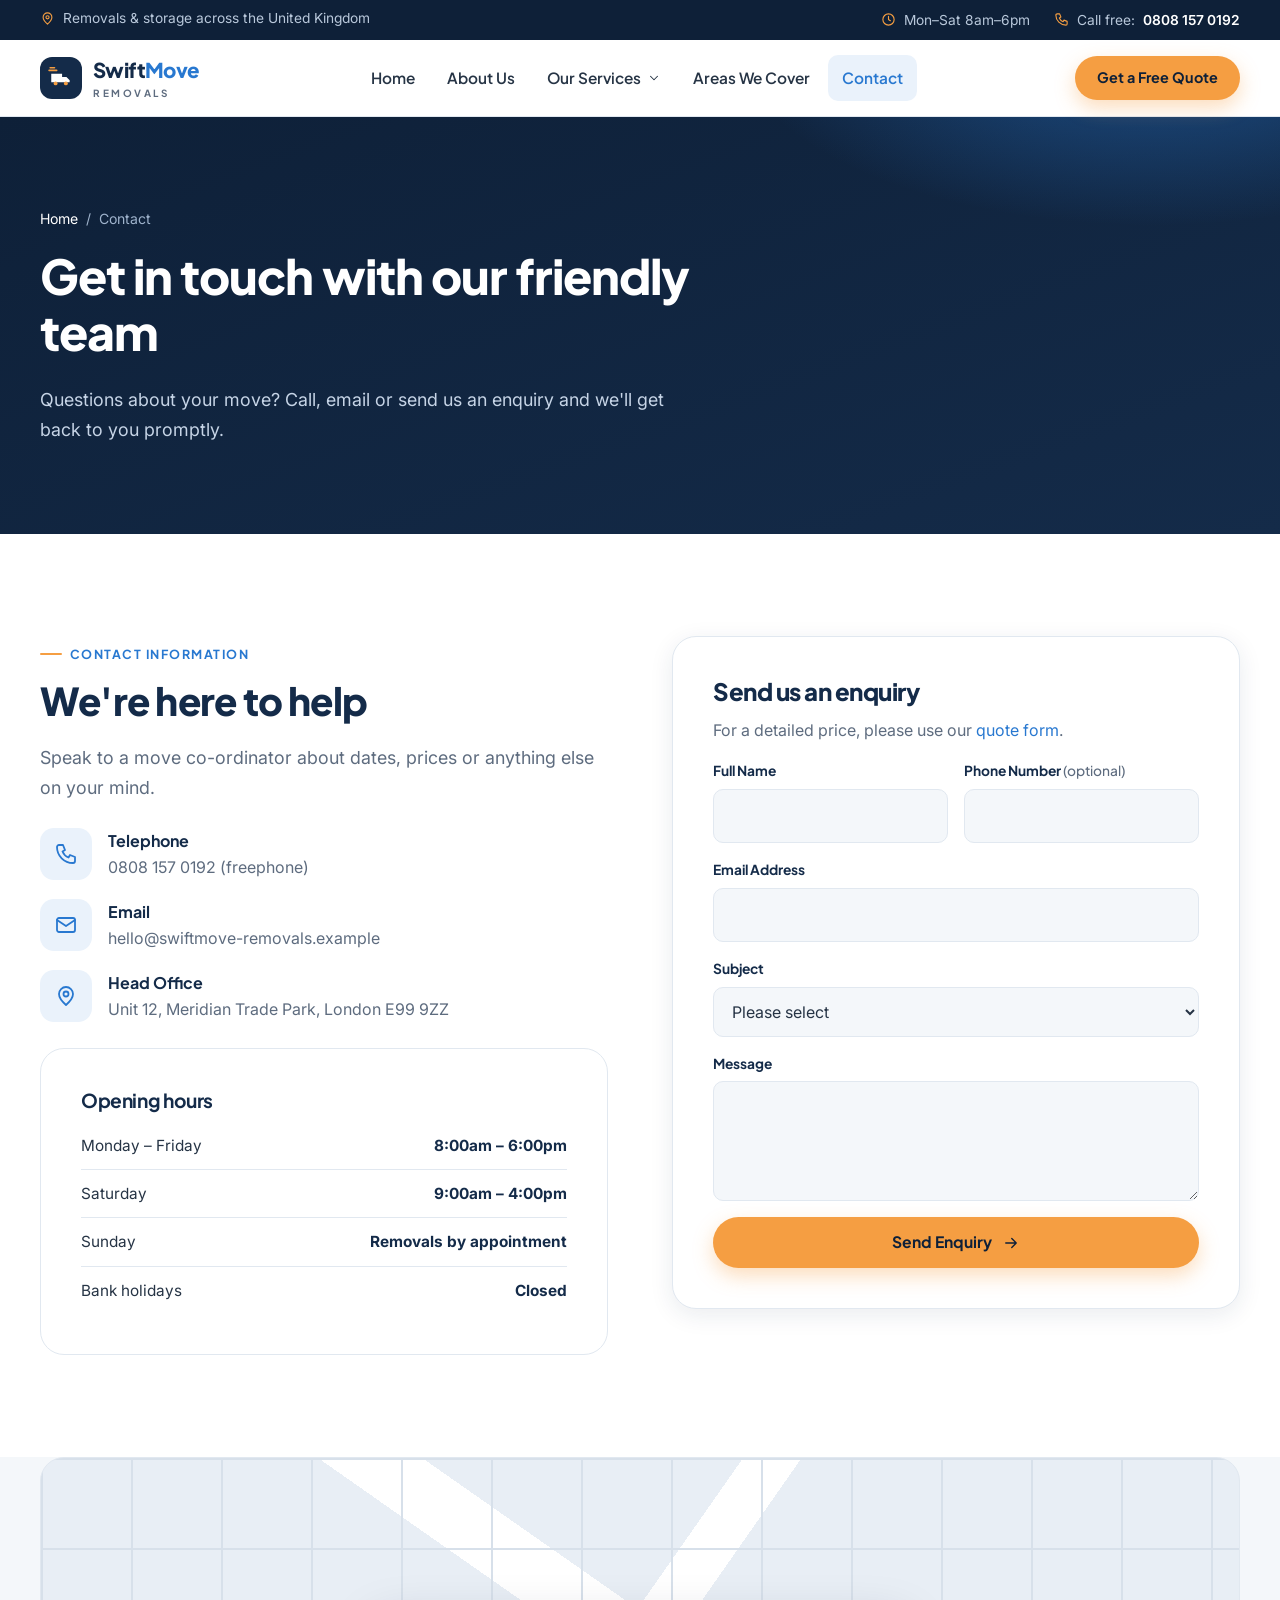
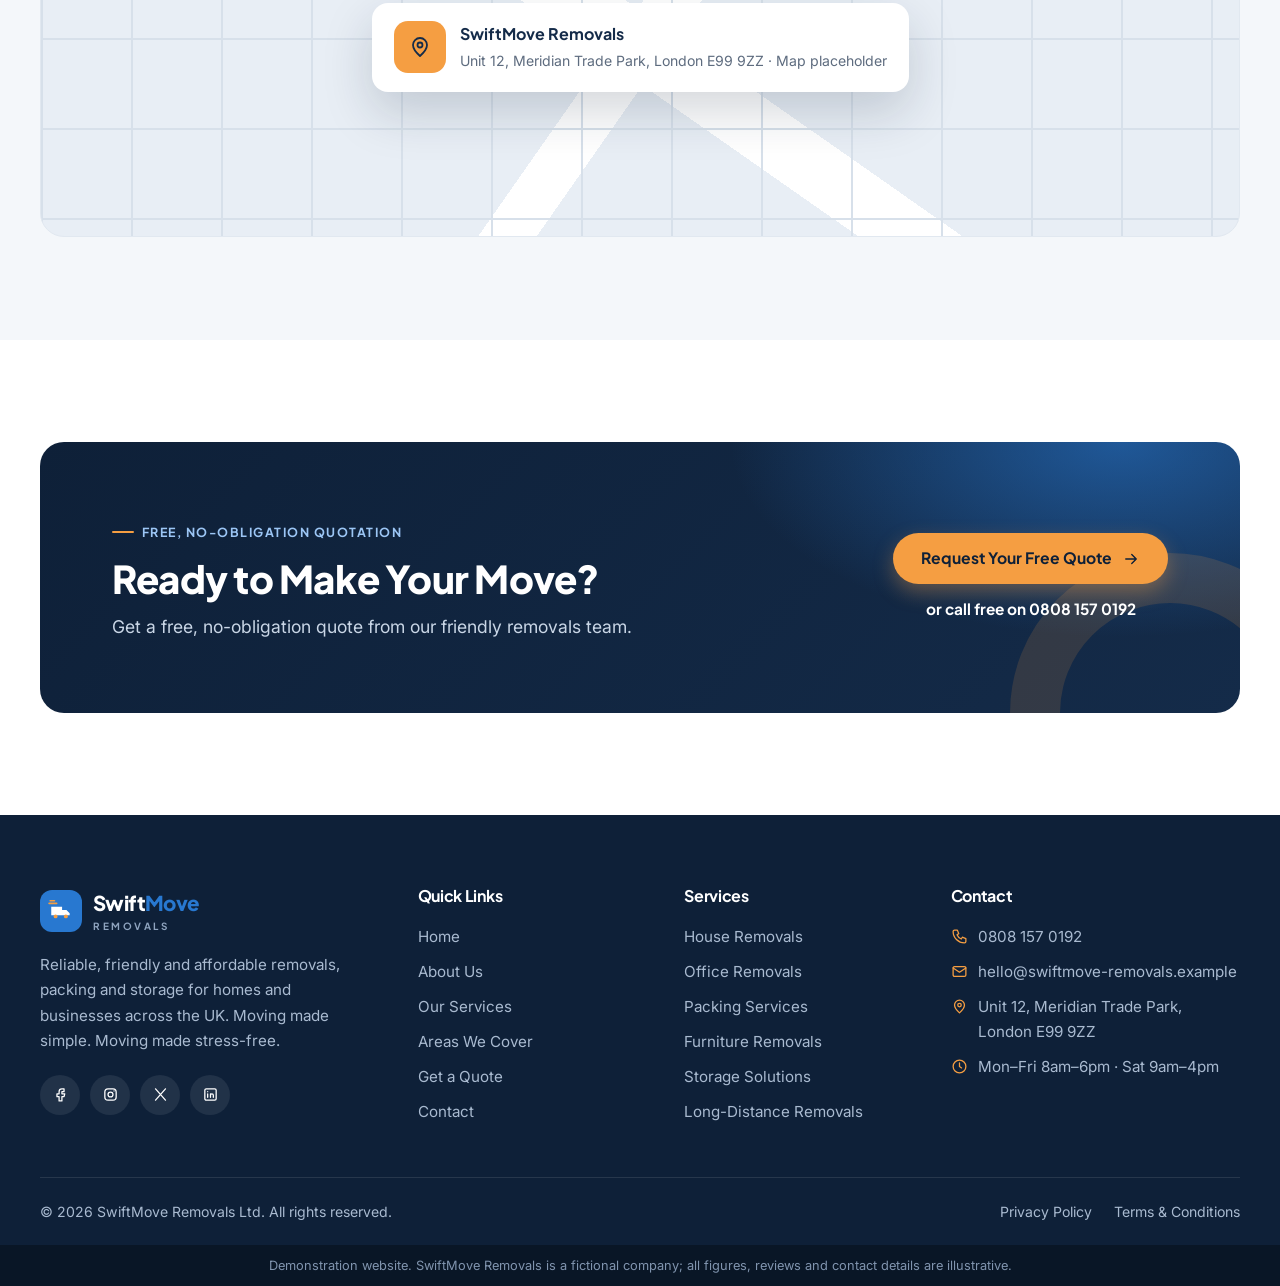
<file: contact.html>
<!DOCTYPE html>
<html lang="en-GB">
<head>
<meta charset="utf-8">
<meta name="viewport" content="width=device-width, initial-scale=1">
<title>Contact Us | SwiftMove Removals</title>
<meta name="description" content="Contact SwiftMove Removals by phone, email or enquiry form. Friendly advice on house removals, office relocations, packing and storage.">
<meta name="theme-color" content="#142B49">
<link rel="icon" href="assets/favicon.svg" type="image/svg+xml">
<link rel="preconnect" href="https://fonts.googleapis.com">
<link rel="preconnect" href="https://fonts.gstatic.com" crossorigin>
<link href="https://fonts.googleapis.com/css2?family=Inter:wght@400;500;600;700&family=Plus+Jakarta+Sans:wght@600;700;800&display=swap" rel="stylesheet">
<link rel="stylesheet" href="css/styles.css">
</head>
<body>
<a class="skip-link" href="#main">Skip to main content</a>
<div class="topbar"><div class="container">
  <div class="topbar-left"><span class="topbar-item"><svg viewBox="0 0 24 24" fill="none" stroke="currentColor" stroke-width="1.8" stroke-linecap="round" stroke-linejoin="round" aria-hidden="true"><path d="M12 21s7-6.2 7-11a7 7 0 0 0-14 0c0 4.8 7 11 7 11z"/><circle cx="12" cy="10" r="2.5"/></svg> Removals &amp; storage across the United Kingdom</span></div>
  <div class="topbar-right">
    <span class="topbar-item hide-sm"><svg viewBox="0 0 24 24" fill="none" stroke="currentColor" stroke-width="1.8" stroke-linecap="round" stroke-linejoin="round" aria-hidden="true"><circle cx="12" cy="12" r="9"/><path d="M12 7v5l3 2"/></svg> Mon–Sat 8am–6pm</span>
    <span class="topbar-item"><svg viewBox="0 0 24 24" fill="none" stroke="currentColor" stroke-width="1.8" stroke-linecap="round" stroke-linejoin="round" aria-hidden="true"><path d="M5 3h4l2 5-2.5 1.5a11 11 0 0 0 6 6L16 13l5 2v4a2 2 0 0 1-2 2A16 16 0 0 1 3 5a2 2 0 0 1 2-2z"/></svg> Call free: <a href="tel:08081570192">0808 157 0192</a></span>
  </div>
</div></div>
<header class="site-header"><div class="container nav-wrap">
  <a class="logo" href="index.html" aria-label="SwiftMove Removals home"><span class="logo-mark"><svg viewBox="0 0 24 24" fill="none" aria-hidden="true"><path d="M3 8h10v8H3zM13 11h4l3 3v2h-7z" fill="#fff"/><circle cx="7" cy="17" r="1.8" fill="#F59E42"/><circle cx="16.5" cy="17" r="1.8" fill="#F59E42"/><path d="M1 5h7M2 2.5h4" stroke="#F59E42" stroke-width="1.5" stroke-linecap="round"/></svg></span><span>Swift<span>Move</span><small>Removals</small></span></a>
  <nav class="main-nav" id="main-nav" aria-label="Main navigation"><ul><li><a href="index.html">Home</a></li><li><a href="about.html">About Us</a></li><li class="has-dropdown"><button class="dropdown-toggle" type="button" aria-expanded="false" aria-haspopup="true">Our Services <svg viewBox="0 0 24 24" fill="none" stroke="currentColor" stroke-width="1.8" stroke-linecap="round" stroke-linejoin="round" aria-hidden="true"><path d="m6 9 6 6 6-6"/></svg></button><ul class="dropdown"><li><a href="services.html"><svg viewBox="0 0 24 24" fill="none" stroke="currentColor" stroke-width="1.8" stroke-linecap="round" stroke-linejoin="round" aria-hidden="true"><path d="M5 12h14M13 6l6 6-6 6"/></svg>All services</a></li><li><a href="services.html#house"><svg viewBox="0 0 24 24" fill="none" stroke="currentColor" stroke-width="1.8" stroke-linecap="round" stroke-linejoin="round" aria-hidden="true"><path d="M3 11.5 12 4l9 7.5"/><path d="M5 10v10h14V10"/><path d="M10 20v-6h4v6"/></svg>House Removals</a></li><li><a href="services.html#office"><svg viewBox="0 0 24 24" fill="none" stroke="currentColor" stroke-width="1.8" stroke-linecap="round" stroke-linejoin="round" aria-hidden="true"><rect x="4" y="3" width="11" height="18" rx="1"/><path d="M15 9h5v12h-5M8 7h3M8 11h3M8 15h3"/></svg>Office Removals</a></li><li><a href="services.html#packing"><svg viewBox="0 0 24 24" fill="none" stroke="currentColor" stroke-width="1.8" stroke-linecap="round" stroke-linejoin="round" aria-hidden="true"><path d="m3 8 9-5 9 5v8l-9 5-9-5z"/><path d="m3 8 9 5 9-5M12 13v8M7.5 5.5l9 5"/></svg>Packing Services</a></li><li><a href="services.html#furniture"><svg viewBox="0 0 24 24" fill="none" stroke="currentColor" stroke-width="1.8" stroke-linecap="round" stroke-linejoin="round" aria-hidden="true"><path d="M5 11V8a3 3 0 0 1 3-3h8a3 3 0 0 1 3 3v3"/><path d="M3 13a2 2 0 0 1 4 0v2h10v-2a2 2 0 0 1 4 0v5H3zM6 18v2M18 18v2"/></svg>Furniture Removals</a></li><li><a href="services.html#storage"><svg viewBox="0 0 24 24" fill="none" stroke="currentColor" stroke-width="1.8" stroke-linecap="round" stroke-linejoin="round" aria-hidden="true"><path d="M3 21V9l9-5 9 5v12"/><path d="M7 21v-8h10v8M7 17h10"/></svg>Storage Solutions</a></li><li><a href="services.html#long-distance"><svg viewBox="0 0 24 24" fill="none" stroke="currentColor" stroke-width="1.8" stroke-linecap="round" stroke-linejoin="round" aria-hidden="true"><path d="M2 6h12v11H2zM14 10h4l4 4v3h-8z"/><circle cx="6.5" cy="18" r="2"/><circle cx="17.5" cy="18" r="2"/></svg>Long-Distance Removals</a></li></ul></li><li><a href="areas.html">Areas We Cover</a></li><li><a href="contact.html" aria-current="page">Contact</a></li>
    <li style="margin-top:14px" class="nav-cta-mobile"><a class="btn btn-primary btn-block" href="quote.html" style="justify-content:center">Get a Free Quote</a></li></ul></nav>
  <div class="header-actions">
    <a class="header-phone" href="tel:08081570192"><span class="ico"><svg viewBox="0 0 24 24" fill="none" stroke="currentColor" stroke-width="1.8" stroke-linecap="round" stroke-linejoin="round" aria-hidden="true"><path d="M5 3h4l2 5-2.5 1.5a11 11 0 0 0 6 6L16 13l5 2v4a2 2 0 0 1-2 2A16 16 0 0 1 3 5a2 2 0 0 1 2-2z"/></svg></span><span><small>Call us free</small>0808 157 0192</span></a>
    <a class="btn btn-primary btn-sm" href="quote.html">Get a Free Quote</a>
    <button class="nav-toggle" type="button" aria-controls="main-nav" aria-expanded="false" aria-label="Open menu"><svg viewBox="0 0 24 24" fill="none" stroke="currentColor" stroke-width="1.8" stroke-linecap="round" stroke-linejoin="round" aria-hidden="true"><path d="M4 7h16M4 12h16M4 17h16"/></svg></button>
  </div>
</div></header>
<div class="nav-backdrop"></div>
<main id="main">
<section class="page-hero"><div class="container">
  <nav class="breadcrumb" aria-label="Breadcrumb"><a href="index.html">Home</a><span aria-hidden="true">/</span><span>Contact</span></nav>
  <h1>Get in touch with our friendly team</h1><p>Questions about your move? Call, email or send us an enquiry and we'll get back to you promptly.</p></div></section>
<section class="section"><div class="container split" style="align-items:start">
  <div class="reveal"><span class="eyebrow">Contact Information</span><h2>We're here to help</h2><p class="lead">Speak to a move co-ordinator about dates, prices or anything else on your mind.</p>
    <ul class="contact-list">
      <li><div class="ico-box"><svg viewBox="0 0 24 24" fill="none" stroke="currentColor" stroke-width="1.8" stroke-linecap="round" stroke-linejoin="round" aria-hidden="true"><path d="M5 3h4l2 5-2.5 1.5a11 11 0 0 0 6 6L16 13l5 2v4a2 2 0 0 1-2 2A16 16 0 0 1 3 5a2 2 0 0 1 2-2z"/></svg></div><div><strong>Telephone</strong><a href="tel:08081570192">0808 157 0192</a> <span>(freephone)</span></div></li>
      <li><div class="ico-box"><svg viewBox="0 0 24 24" fill="none" stroke="currentColor" stroke-width="1.8" stroke-linecap="round" stroke-linejoin="round" aria-hidden="true"><rect x="3" y="5" width="18" height="14" rx="2"/><path d="m3 7 9 6 9-6"/></svg></div><div><strong>Email</strong><a href="mailto:hello@swiftmove-removals.example">hello@swiftmove-removals.example</a></div></li>
      <li><div class="ico-box"><svg viewBox="0 0 24 24" fill="none" stroke="currentColor" stroke-width="1.8" stroke-linecap="round" stroke-linejoin="round" aria-hidden="true"><path d="M12 21s7-6.2 7-11a7 7 0 0 0-14 0c0 4.8 7 11 7 11z"/><circle cx="12" cy="10" r="2.5"/></svg></div><div><strong>Head Office</strong><span>Unit 12, Meridian Trade Park, London E99 9ZZ</span></div></li>
    </ul>
    <div class="panel" style="box-shadow:none"><h3>Opening hours</h3>
      <table class="hours"><tbody><tr><td>Monday – Friday</td><td>8:00am – 6:00pm</td></tr><tr><td>Saturday</td><td>9:00am – 4:00pm</td></tr><tr><td>Sunday</td><td>Removals by appointment</td></tr><tr><td>Bank holidays</td><td>Closed</td></tr></tbody></table></div>
  </div>
  <div class="panel reveal"><h2 style="font-size:1.5rem">Send us an enquiry</h2><p style="color:var(--muted)">For a detailed price, please use our <a href="quote.html">quote form</a>.</p>
    <form id="contact-form" data-validate-form><div class="form-grid">
      <div class="field"><label for="c-name">Full Name</label><input id="c-name" name="name" type="text" autocomplete="name" required data-required-msg="Please enter your full name."><small class="error" role="alert"></small></div>
      <div class="field"><label for="c-phone">Phone Number <span class="opt">(optional)</span></label><input id="c-phone" name="phone" type="tel" autocomplete="tel" data-validate="phone"><small class="error" role="alert"></small></div>
      <div class="field full"><label for="c-email">Email Address</label><input id="c-email" name="email" type="email" autocomplete="email" required data-validate="email" data-required-msg="Please enter your email address."><small class="error" role="alert"></small></div>
      <div class="field full"><label for="c-subject">Subject</label><select id="c-subject" name="subject" required data-required-msg="Please choose a subject."><option value="">Please select</option><option>General enquiry</option><option>House removals</option><option>Office removals</option><option>Packing or storage</option><option>Existing booking</option></select><small class="error" role="alert"></small></div>
      <div class="field full"><label for="c-msg">Message</label><textarea id="c-msg" name="message" required data-required-msg="Please enter your message."></textarea><small class="error" role="alert"></small></div>
      <div class="field full"><button class="btn btn-primary btn-block" type="submit">Send Enquiry <svg viewBox="0 0 24 24" fill="none" stroke="currentColor" stroke-width="1.8" stroke-linecap="round" stroke-linejoin="round" aria-hidden="true"><path d="M5 12h14M13 6l6 6-6 6"/></svg></button></div>
    </div></form>
    <div class="alert-success" id="contact-success" role="status" tabindex="-1">Thank you. Your enquiry has been received and we'll be in touch shortly. (Demonstration form: nothing has been sent.)</div>
  </div>
</div></section>
<section class="section section--light" style="padding-top:0"><div class="container"><div class="map-placeholder reveal" role="img" aria-label="Map placeholder showing SwiftMove Removals head office">
  <div class="map-pin"><div class="ico-box"><svg viewBox="0 0 24 24" fill="none" stroke="currentColor" stroke-width="1.8" stroke-linecap="round" stroke-linejoin="round" aria-hidden="true"><path d="M12 21s7-6.2 7-11a7 7 0 0 0-14 0c0 4.8 7 11 7 11z"/><circle cx="12" cy="10" r="2.5"/></svg></div><div><strong>SwiftMove Removals</strong><span>Unit 12, Meridian Trade Park, London E99 9ZZ · Map placeholder</span></div></div>
</div></div></section><section class="section"><div class="container"><div class="cta-band reveal">
  <div><span class="eyebrow">Free, no-obligation quotation</span><h2>Ready to Make Your Move?</h2>
  <p>Get a free, no-obligation quote from our friendly removals team.</p></div>
  <div class="cta-actions"><a class="btn btn-primary" href="quote.html">Request Your Free Quote <svg viewBox="0 0 24 24" fill="none" stroke="currentColor" stroke-width="1.8" stroke-linecap="round" stroke-linejoin="round" aria-hidden="true"><path d="M5 12h14M13 6l6 6-6 6"/></svg></a>
  <a class="cta-phone" href="tel:08081570192">or call free on 0808 157 0192</a></div>
</div></div></section>
</main>
<footer class="site-footer"><div class="container">
  <div class="footer-grid">
    <div><a class="logo" href="index.html" aria-label="SwiftMove Removals home"><span class="logo-mark"><svg viewBox="0 0 24 24" fill="none" aria-hidden="true"><path d="M3 8h10v8H3zM13 11h4l3 3v2h-7z" fill="#fff"/><circle cx="7" cy="17" r="1.8" fill="#F59E42"/><circle cx="16.5" cy="17" r="1.8" fill="#F59E42"/><path d="M1 5h7M2 2.5h4" stroke="#F59E42" stroke-width="1.5" stroke-linecap="round"/></svg></span><span>Swift<span>Move</span><small>Removals</small></span></a>
      <p>Reliable, friendly and affordable removals, packing and storage for homes and businesses across the UK. Moving made simple. Moving made stress-free.</p>
      <div class="socials">
        <a href="#" aria-label="Facebook"><svg viewBox="0 0 24 24" fill="none" stroke="currentColor" stroke-width="1.8" stroke-linecap="round" stroke-linejoin="round" aria-hidden="true"><path d="M14 8h3V4h-3a4 4 0 0 0-4 4v3H7v4h3v6h4v-6h3l1-4h-4V8z"/></svg></a><a href="#" aria-label="Instagram"><svg viewBox="0 0 24 24" fill="none" stroke="currentColor" stroke-width="1.8" stroke-linecap="round" stroke-linejoin="round" aria-hidden="true"><rect x="4" y="4" width="16" height="16" rx="4.5"/><circle cx="12" cy="12" r="3.5"/><path d="M17 7h.01"/></svg></a><a href="#" aria-label="X"><svg viewBox="0 0 24 24" fill="none" stroke="currentColor" stroke-width="1.8" stroke-linecap="round" stroke-linejoin="round" aria-hidden="true"><path d="M5 4l14 16M19 4 5 20"/></svg></a><a href="#" aria-label="LinkedIn"><svg viewBox="0 0 24 24" fill="none" stroke="currentColor" stroke-width="1.8" stroke-linecap="round" stroke-linejoin="round" aria-hidden="true"><rect x="4" y="4" width="16" height="16" rx="2"/><path d="M8 11v5M8 8h.01M12 16v-5m0 2a2 2 0 0 1 4 0v3"/></svg></a>
      </div>
    </div>
    <nav aria-label="Quick links"><h3>Quick Links</h3><ul>
      <li><a href="index.html">Home</a></li><li><a href="about.html">About Us</a></li><li><a href="services.html">Our Services</a></li>
      <li><a href="areas.html">Areas We Cover</a></li><li><a href="quote.html">Get a Quote</a></li><li><a href="contact.html">Contact</a></li></ul></nav>
    <nav aria-label="Services"><h3>Services</h3><ul><li><a href="services.html#house">House Removals</a></li><li><a href="services.html#office">Office Removals</a></li><li><a href="services.html#packing">Packing Services</a></li><li><a href="services.html#furniture">Furniture Removals</a></li><li><a href="services.html#storage">Storage Solutions</a></li><li><a href="services.html#long-distance">Long-Distance Removals</a></li></ul></nav>
    <div><h3>Contact</h3><ul class="footer-contact">
      <li><svg viewBox="0 0 24 24" fill="none" stroke="currentColor" stroke-width="1.8" stroke-linecap="round" stroke-linejoin="round" aria-hidden="true"><path d="M5 3h4l2 5-2.5 1.5a11 11 0 0 0 6 6L16 13l5 2v4a2 2 0 0 1-2 2A16 16 0 0 1 3 5a2 2 0 0 1 2-2z"/></svg><a href="tel:08081570192">0808 157 0192</a></li>
      <li><svg viewBox="0 0 24 24" fill="none" stroke="currentColor" stroke-width="1.8" stroke-linecap="round" stroke-linejoin="round" aria-hidden="true"><rect x="3" y="5" width="18" height="14" rx="2"/><path d="m3 7 9 6 9-6"/></svg><a href="mailto:hello@swiftmove-removals.example">hello@swiftmove-removals.example</a></li>
      <li><svg viewBox="0 0 24 24" fill="none" stroke="currentColor" stroke-width="1.8" stroke-linecap="round" stroke-linejoin="round" aria-hidden="true"><path d="M12 21s7-6.2 7-11a7 7 0 0 0-14 0c0 4.8 7 11 7 11z"/><circle cx="12" cy="10" r="2.5"/></svg><span>Unit 12, Meridian Trade Park,<br>London E99 9ZZ</span></li>
      <li><svg viewBox="0 0 24 24" fill="none" stroke="currentColor" stroke-width="1.8" stroke-linecap="round" stroke-linejoin="round" aria-hidden="true"><circle cx="12" cy="12" r="9"/><path d="M12 7v5l3 2"/></svg><span>Mon–Fri 8am–6pm · Sat 9am–4pm</span></li></ul></div>
  </div>
  <div class="footer-bottom">
    <span>&copy; <span data-year>2026</span> SwiftMove Removals Ltd. All rights reserved.</span>
    <nav aria-label="Legal"><a href="legal.html#privacy">Privacy Policy</a><a href="legal.html#terms">Terms &amp; Conditions</a></nav>
  </div>
</div>
<div class="demo-note">Demonstration website. SwiftMove Removals is a fictional company; all figures, reviews and contact details are illustrative.</div>
</footer>
<div class="mobile-cta"><a class="btn btn-outline" href="tel:08081570192"><svg viewBox="0 0 24 24" fill="none" stroke="currentColor" stroke-width="1.8" stroke-linecap="round" stroke-linejoin="round" aria-hidden="true"><path d="M5 3h4l2 5-2.5 1.5a11 11 0 0 0 6 6L16 13l5 2v4a2 2 0 0 1-2 2A16 16 0 0 1 3 5a2 2 0 0 1 2-2z"/></svg> Call</a><a class="btn btn-primary" href="quote.html">Get a Free Quote</a></div>
<script src="js/main.js" defer></script>
</body>
</html>
</file>
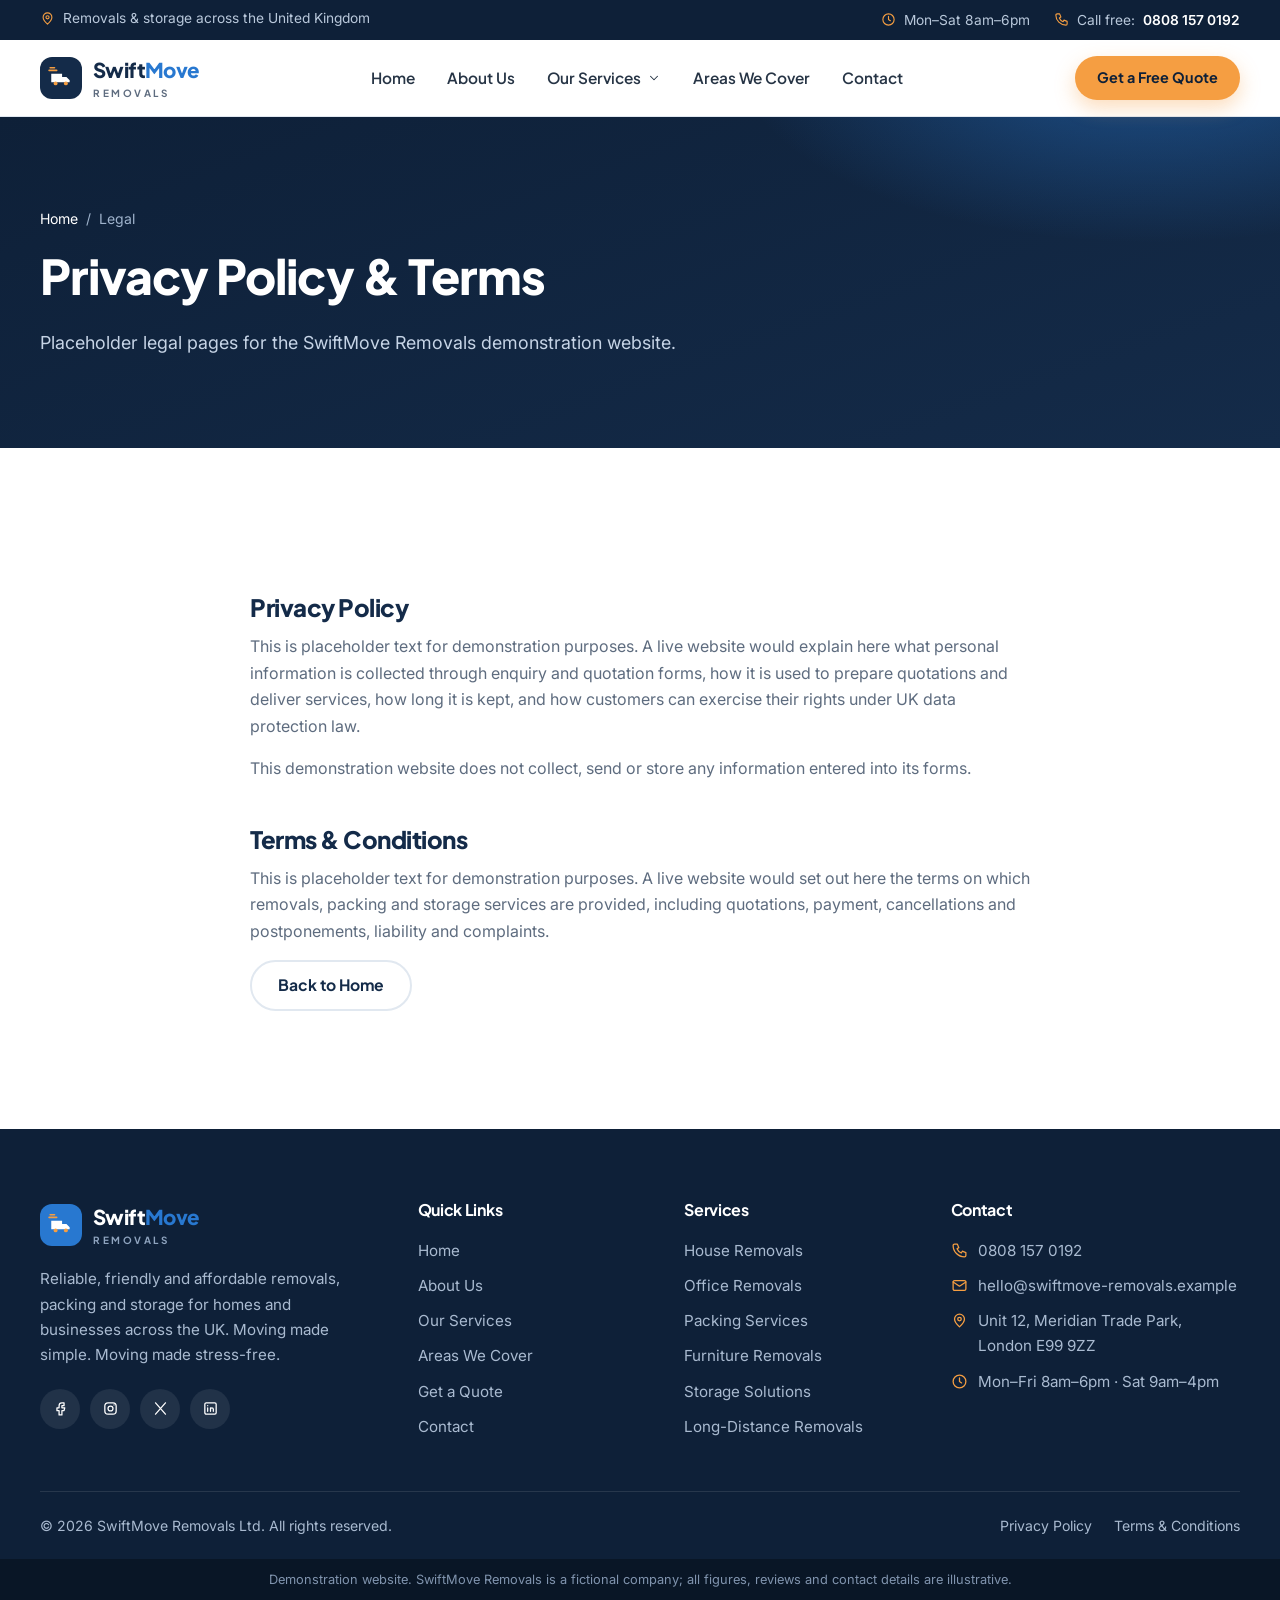
<file: legal.html>
<!DOCTYPE html>
<html lang="en-GB">
<head>
<meta charset="utf-8">
<meta name="viewport" content="width=device-width, initial-scale=1">
<title>Privacy Policy &amp; Terms | SwiftMove Removals</title>
<meta name="description" content="Privacy Policy and Terms and Conditions placeholders for the SwiftMove Removals demonstration website.">
<meta name="theme-color" content="#142B49">
<link rel="icon" href="assets/favicon.svg" type="image/svg+xml">
<link rel="preconnect" href="https://fonts.googleapis.com">
<link rel="preconnect" href="https://fonts.gstatic.com" crossorigin>
<link href="https://fonts.googleapis.com/css2?family=Inter:wght@400;500;600;700&family=Plus+Jakarta+Sans:wght@600;700;800&display=swap" rel="stylesheet">
<link rel="stylesheet" href="css/styles.css">
</head>
<body>
<a class="skip-link" href="#main">Skip to main content</a>
<div class="topbar"><div class="container">
  <div class="topbar-left"><span class="topbar-item"><svg viewBox="0 0 24 24" fill="none" stroke="currentColor" stroke-width="1.8" stroke-linecap="round" stroke-linejoin="round" aria-hidden="true"><path d="M12 21s7-6.2 7-11a7 7 0 0 0-14 0c0 4.8 7 11 7 11z"/><circle cx="12" cy="10" r="2.5"/></svg> Removals &amp; storage across the United Kingdom</span></div>
  <div class="topbar-right">
    <span class="topbar-item hide-sm"><svg viewBox="0 0 24 24" fill="none" stroke="currentColor" stroke-width="1.8" stroke-linecap="round" stroke-linejoin="round" aria-hidden="true"><circle cx="12" cy="12" r="9"/><path d="M12 7v5l3 2"/></svg> Mon–Sat 8am–6pm</span>
    <span class="topbar-item"><svg viewBox="0 0 24 24" fill="none" stroke="currentColor" stroke-width="1.8" stroke-linecap="round" stroke-linejoin="round" aria-hidden="true"><path d="M5 3h4l2 5-2.5 1.5a11 11 0 0 0 6 6L16 13l5 2v4a2 2 0 0 1-2 2A16 16 0 0 1 3 5a2 2 0 0 1 2-2z"/></svg> Call free: <a href="tel:08081570192">0808 157 0192</a></span>
  </div>
</div></div>
<header class="site-header"><div class="container nav-wrap">
  <a class="logo" href="index.html" aria-label="SwiftMove Removals home"><span class="logo-mark"><svg viewBox="0 0 24 24" fill="none" aria-hidden="true"><path d="M3 8h10v8H3zM13 11h4l3 3v2h-7z" fill="#fff"/><circle cx="7" cy="17" r="1.8" fill="#F59E42"/><circle cx="16.5" cy="17" r="1.8" fill="#F59E42"/><path d="M1 5h7M2 2.5h4" stroke="#F59E42" stroke-width="1.5" stroke-linecap="round"/></svg></span><span>Swift<span>Move</span><small>Removals</small></span></a>
  <nav class="main-nav" id="main-nav" aria-label="Main navigation"><ul><li><a href="index.html">Home</a></li><li><a href="about.html">About Us</a></li><li class="has-dropdown"><button class="dropdown-toggle" type="button" aria-expanded="false" aria-haspopup="true">Our Services <svg viewBox="0 0 24 24" fill="none" stroke="currentColor" stroke-width="1.8" stroke-linecap="round" stroke-linejoin="round" aria-hidden="true"><path d="m6 9 6 6 6-6"/></svg></button><ul class="dropdown"><li><a href="services.html"><svg viewBox="0 0 24 24" fill="none" stroke="currentColor" stroke-width="1.8" stroke-linecap="round" stroke-linejoin="round" aria-hidden="true"><path d="M5 12h14M13 6l6 6-6 6"/></svg>All services</a></li><li><a href="services.html#house"><svg viewBox="0 0 24 24" fill="none" stroke="currentColor" stroke-width="1.8" stroke-linecap="round" stroke-linejoin="round" aria-hidden="true"><path d="M3 11.5 12 4l9 7.5"/><path d="M5 10v10h14V10"/><path d="M10 20v-6h4v6"/></svg>House Removals</a></li><li><a href="services.html#office"><svg viewBox="0 0 24 24" fill="none" stroke="currentColor" stroke-width="1.8" stroke-linecap="round" stroke-linejoin="round" aria-hidden="true"><rect x="4" y="3" width="11" height="18" rx="1"/><path d="M15 9h5v12h-5M8 7h3M8 11h3M8 15h3"/></svg>Office Removals</a></li><li><a href="services.html#packing"><svg viewBox="0 0 24 24" fill="none" stroke="currentColor" stroke-width="1.8" stroke-linecap="round" stroke-linejoin="round" aria-hidden="true"><path d="m3 8 9-5 9 5v8l-9 5-9-5z"/><path d="m3 8 9 5 9-5M12 13v8M7.5 5.5l9 5"/></svg>Packing Services</a></li><li><a href="services.html#furniture"><svg viewBox="0 0 24 24" fill="none" stroke="currentColor" stroke-width="1.8" stroke-linecap="round" stroke-linejoin="round" aria-hidden="true"><path d="M5 11V8a3 3 0 0 1 3-3h8a3 3 0 0 1 3 3v3"/><path d="M3 13a2 2 0 0 1 4 0v2h10v-2a2 2 0 0 1 4 0v5H3zM6 18v2M18 18v2"/></svg>Furniture Removals</a></li><li><a href="services.html#storage"><svg viewBox="0 0 24 24" fill="none" stroke="currentColor" stroke-width="1.8" stroke-linecap="round" stroke-linejoin="round" aria-hidden="true"><path d="M3 21V9l9-5 9 5v12"/><path d="M7 21v-8h10v8M7 17h10"/></svg>Storage Solutions</a></li><li><a href="services.html#long-distance"><svg viewBox="0 0 24 24" fill="none" stroke="currentColor" stroke-width="1.8" stroke-linecap="round" stroke-linejoin="round" aria-hidden="true"><path d="M2 6h12v11H2zM14 10h4l4 4v3h-8z"/><circle cx="6.5" cy="18" r="2"/><circle cx="17.5" cy="18" r="2"/></svg>Long-Distance Removals</a></li></ul></li><li><a href="areas.html">Areas We Cover</a></li><li><a href="contact.html">Contact</a></li>
    <li style="margin-top:14px" class="nav-cta-mobile"><a class="btn btn-primary btn-block" href="quote.html" style="justify-content:center">Get a Free Quote</a></li></ul></nav>
  <div class="header-actions">
    <a class="header-phone" href="tel:08081570192"><span class="ico"><svg viewBox="0 0 24 24" fill="none" stroke="currentColor" stroke-width="1.8" stroke-linecap="round" stroke-linejoin="round" aria-hidden="true"><path d="M5 3h4l2 5-2.5 1.5a11 11 0 0 0 6 6L16 13l5 2v4a2 2 0 0 1-2 2A16 16 0 0 1 3 5a2 2 0 0 1 2-2z"/></svg></span><span><small>Call us free</small>0808 157 0192</span></a>
    <a class="btn btn-primary btn-sm" href="quote.html">Get a Free Quote</a>
    <button class="nav-toggle" type="button" aria-controls="main-nav" aria-expanded="false" aria-label="Open menu"><svg viewBox="0 0 24 24" fill="none" stroke="currentColor" stroke-width="1.8" stroke-linecap="round" stroke-linejoin="round" aria-hidden="true"><path d="M4 7h16M4 12h16M4 17h16"/></svg></button>
  </div>
</div></header>
<div class="nav-backdrop"></div>
<main id="main">
<section class="page-hero"><div class="container">
  <nav class="breadcrumb" aria-label="Breadcrumb"><a href="index.html">Home</a><span aria-hidden="true">/</span><span>Legal</span></nav>
  <h1>Privacy Policy &amp; Terms</h1><p>Placeholder legal pages for the SwiftMove Removals demonstration website.</p></div></section>
<section class="section"><div class="container prose">
  <h2 id="privacy">Privacy Policy</h2><p>This is placeholder text for demonstration purposes. A live website would explain here what personal information is collected through enquiry and quotation forms, how it is used to prepare quotations and deliver services, how long it is kept, and how customers can exercise their rights under UK data protection law.</p>
  <p>This demonstration website does not collect, send or store any information entered into its forms.</p>
  <h2 id="terms">Terms &amp; Conditions</h2><p>This is placeholder text for demonstration purposes. A live website would set out here the terms on which removals, packing and storage services are provided, including quotations, payment, cancellations and postponements, liability and complaints.</p>
  <p><a class="btn btn-outline" href="index.html">Back to Home</a></p>
</div></section>
</main>
<footer class="site-footer"><div class="container">
  <div class="footer-grid">
    <div><a class="logo" href="index.html" aria-label="SwiftMove Removals home"><span class="logo-mark"><svg viewBox="0 0 24 24" fill="none" aria-hidden="true"><path d="M3 8h10v8H3zM13 11h4l3 3v2h-7z" fill="#fff"/><circle cx="7" cy="17" r="1.8" fill="#F59E42"/><circle cx="16.5" cy="17" r="1.8" fill="#F59E42"/><path d="M1 5h7M2 2.5h4" stroke="#F59E42" stroke-width="1.5" stroke-linecap="round"/></svg></span><span>Swift<span>Move</span><small>Removals</small></span></a>
      <p>Reliable, friendly and affordable removals, packing and storage for homes and businesses across the UK. Moving made simple. Moving made stress-free.</p>
      <div class="socials">
        <a href="#" aria-label="Facebook"><svg viewBox="0 0 24 24" fill="none" stroke="currentColor" stroke-width="1.8" stroke-linecap="round" stroke-linejoin="round" aria-hidden="true"><path d="M14 8h3V4h-3a4 4 0 0 0-4 4v3H7v4h3v6h4v-6h3l1-4h-4V8z"/></svg></a><a href="#" aria-label="Instagram"><svg viewBox="0 0 24 24" fill="none" stroke="currentColor" stroke-width="1.8" stroke-linecap="round" stroke-linejoin="round" aria-hidden="true"><rect x="4" y="4" width="16" height="16" rx="4.5"/><circle cx="12" cy="12" r="3.5"/><path d="M17 7h.01"/></svg></a><a href="#" aria-label="X"><svg viewBox="0 0 24 24" fill="none" stroke="currentColor" stroke-width="1.8" stroke-linecap="round" stroke-linejoin="round" aria-hidden="true"><path d="M5 4l14 16M19 4 5 20"/></svg></a><a href="#" aria-label="LinkedIn"><svg viewBox="0 0 24 24" fill="none" stroke="currentColor" stroke-width="1.8" stroke-linecap="round" stroke-linejoin="round" aria-hidden="true"><rect x="4" y="4" width="16" height="16" rx="2"/><path d="M8 11v5M8 8h.01M12 16v-5m0 2a2 2 0 0 1 4 0v3"/></svg></a>
      </div>
    </div>
    <nav aria-label="Quick links"><h3>Quick Links</h3><ul>
      <li><a href="index.html">Home</a></li><li><a href="about.html">About Us</a></li><li><a href="services.html">Our Services</a></li>
      <li><a href="areas.html">Areas We Cover</a></li><li><a href="quote.html">Get a Quote</a></li><li><a href="contact.html">Contact</a></li></ul></nav>
    <nav aria-label="Services"><h3>Services</h3><ul><li><a href="services.html#house">House Removals</a></li><li><a href="services.html#office">Office Removals</a></li><li><a href="services.html#packing">Packing Services</a></li><li><a href="services.html#furniture">Furniture Removals</a></li><li><a href="services.html#storage">Storage Solutions</a></li><li><a href="services.html#long-distance">Long-Distance Removals</a></li></ul></nav>
    <div><h3>Contact</h3><ul class="footer-contact">
      <li><svg viewBox="0 0 24 24" fill="none" stroke="currentColor" stroke-width="1.8" stroke-linecap="round" stroke-linejoin="round" aria-hidden="true"><path d="M5 3h4l2 5-2.5 1.5a11 11 0 0 0 6 6L16 13l5 2v4a2 2 0 0 1-2 2A16 16 0 0 1 3 5a2 2 0 0 1 2-2z"/></svg><a href="tel:08081570192">0808 157 0192</a></li>
      <li><svg viewBox="0 0 24 24" fill="none" stroke="currentColor" stroke-width="1.8" stroke-linecap="round" stroke-linejoin="round" aria-hidden="true"><rect x="3" y="5" width="18" height="14" rx="2"/><path d="m3 7 9 6 9-6"/></svg><a href="mailto:hello@swiftmove-removals.example">hello@swiftmove-removals.example</a></li>
      <li><svg viewBox="0 0 24 24" fill="none" stroke="currentColor" stroke-width="1.8" stroke-linecap="round" stroke-linejoin="round" aria-hidden="true"><path d="M12 21s7-6.2 7-11a7 7 0 0 0-14 0c0 4.8 7 11 7 11z"/><circle cx="12" cy="10" r="2.5"/></svg><span>Unit 12, Meridian Trade Park,<br>London E99 9ZZ</span></li>
      <li><svg viewBox="0 0 24 24" fill="none" stroke="currentColor" stroke-width="1.8" stroke-linecap="round" stroke-linejoin="round" aria-hidden="true"><circle cx="12" cy="12" r="9"/><path d="M12 7v5l3 2"/></svg><span>Mon–Fri 8am–6pm · Sat 9am–4pm</span></li></ul></div>
  </div>
  <div class="footer-bottom">
    <span>&copy; <span data-year>2026</span> SwiftMove Removals Ltd. All rights reserved.</span>
    <nav aria-label="Legal"><a href="legal.html#privacy">Privacy Policy</a><a href="legal.html#terms">Terms &amp; Conditions</a></nav>
  </div>
</div>
<div class="demo-note">Demonstration website. SwiftMove Removals is a fictional company; all figures, reviews and contact details are illustrative.</div>
</footer>
<div class="mobile-cta"><a class="btn btn-outline" href="tel:08081570192"><svg viewBox="0 0 24 24" fill="none" stroke="currentColor" stroke-width="1.8" stroke-linecap="round" stroke-linejoin="round" aria-hidden="true"><path d="M5 3h4l2 5-2.5 1.5a11 11 0 0 0 6 6L16 13l5 2v4a2 2 0 0 1-2 2A16 16 0 0 1 3 5a2 2 0 0 1 2-2z"/></svg> Call</a><a class="btn btn-primary" href="quote.html">Get a Free Quote</a></div>
<script src="js/main.js" defer></script>
</body>
</html>
</file>
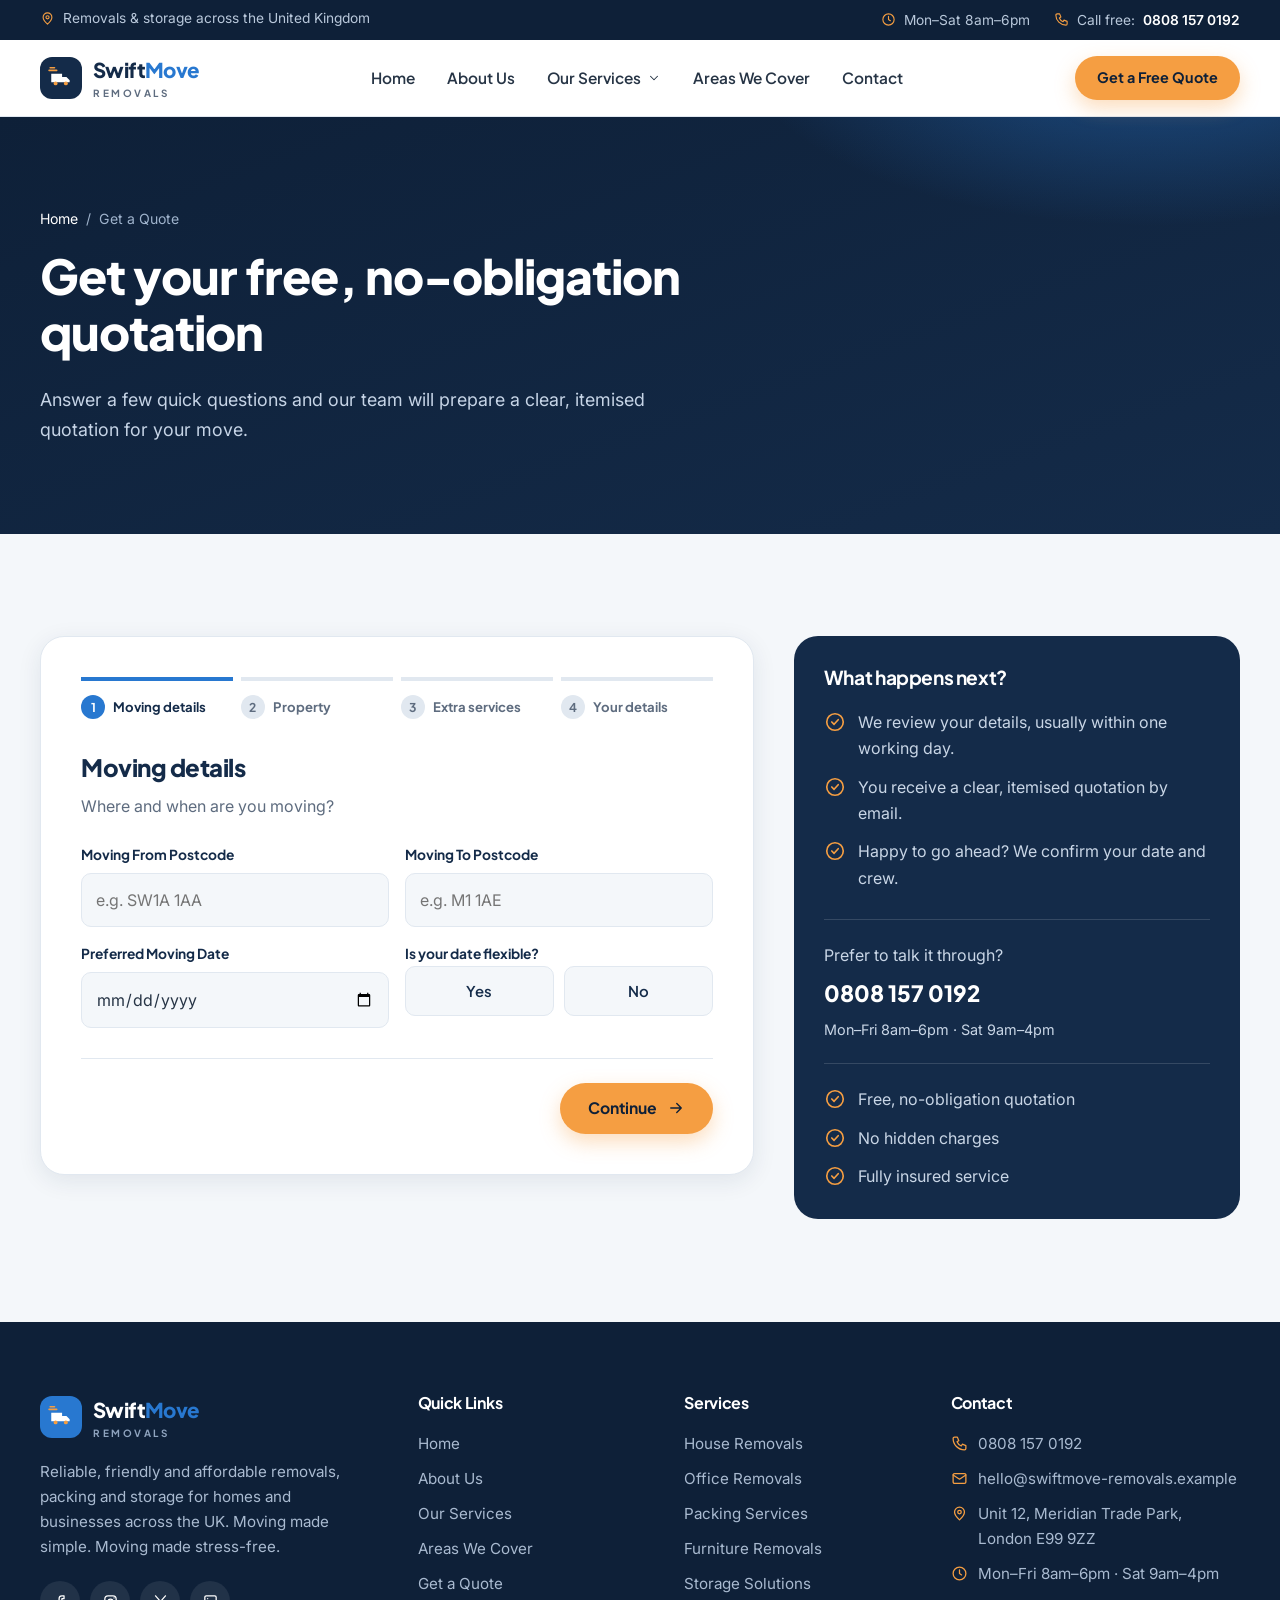
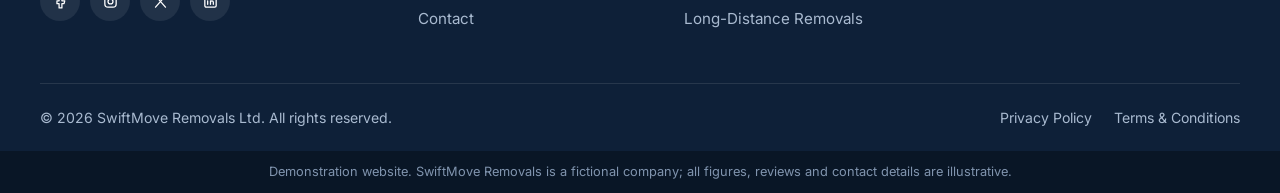
<file: quote.html>
<!DOCTYPE html>
<html lang="en-GB">
<head>
<meta charset="utf-8">
<meta name="viewport" content="width=device-width, initial-scale=1">
<title>Get a Free Quote | SwiftMove Removals</title>
<meta name="description" content="Request a free, no-obligation removals quotation from SwiftMove. Tell us about your move in four quick steps.">
<meta name="theme-color" content="#142B49">
<link rel="icon" href="assets/favicon.svg" type="image/svg+xml">
<link rel="preconnect" href="https://fonts.googleapis.com">
<link rel="preconnect" href="https://fonts.gstatic.com" crossorigin>
<link href="https://fonts.googleapis.com/css2?family=Inter:wght@400;500;600;700&family=Plus+Jakarta+Sans:wght@600;700;800&display=swap" rel="stylesheet">
<link rel="stylesheet" href="css/styles.css">
</head>
<body>
<a class="skip-link" href="#main">Skip to main content</a>
<div class="topbar"><div class="container">
  <div class="topbar-left"><span class="topbar-item"><svg viewBox="0 0 24 24" fill="none" stroke="currentColor" stroke-width="1.8" stroke-linecap="round" stroke-linejoin="round" aria-hidden="true"><path d="M12 21s7-6.2 7-11a7 7 0 0 0-14 0c0 4.8 7 11 7 11z"/><circle cx="12" cy="10" r="2.5"/></svg> Removals &amp; storage across the United Kingdom</span></div>
  <div class="topbar-right">
    <span class="topbar-item hide-sm"><svg viewBox="0 0 24 24" fill="none" stroke="currentColor" stroke-width="1.8" stroke-linecap="round" stroke-linejoin="round" aria-hidden="true"><circle cx="12" cy="12" r="9"/><path d="M12 7v5l3 2"/></svg> Mon–Sat 8am–6pm</span>
    <span class="topbar-item"><svg viewBox="0 0 24 24" fill="none" stroke="currentColor" stroke-width="1.8" stroke-linecap="round" stroke-linejoin="round" aria-hidden="true"><path d="M5 3h4l2 5-2.5 1.5a11 11 0 0 0 6 6L16 13l5 2v4a2 2 0 0 1-2 2A16 16 0 0 1 3 5a2 2 0 0 1 2-2z"/></svg> Call free: <a href="tel:08081570192">0808 157 0192</a></span>
  </div>
</div></div>
<header class="site-header"><div class="container nav-wrap">
  <a class="logo" href="index.html" aria-label="SwiftMove Removals home"><span class="logo-mark"><svg viewBox="0 0 24 24" fill="none" aria-hidden="true"><path d="M3 8h10v8H3zM13 11h4l3 3v2h-7z" fill="#fff"/><circle cx="7" cy="17" r="1.8" fill="#F59E42"/><circle cx="16.5" cy="17" r="1.8" fill="#F59E42"/><path d="M1 5h7M2 2.5h4" stroke="#F59E42" stroke-width="1.5" stroke-linecap="round"/></svg></span><span>Swift<span>Move</span><small>Removals</small></span></a>
  <nav class="main-nav" id="main-nav" aria-label="Main navigation"><ul><li><a href="index.html">Home</a></li><li><a href="about.html">About Us</a></li><li class="has-dropdown"><button class="dropdown-toggle" type="button" aria-expanded="false" aria-haspopup="true">Our Services <svg viewBox="0 0 24 24" fill="none" stroke="currentColor" stroke-width="1.8" stroke-linecap="round" stroke-linejoin="round" aria-hidden="true"><path d="m6 9 6 6 6-6"/></svg></button><ul class="dropdown"><li><a href="services.html"><svg viewBox="0 0 24 24" fill="none" stroke="currentColor" stroke-width="1.8" stroke-linecap="round" stroke-linejoin="round" aria-hidden="true"><path d="M5 12h14M13 6l6 6-6 6"/></svg>All services</a></li><li><a href="services.html#house"><svg viewBox="0 0 24 24" fill="none" stroke="currentColor" stroke-width="1.8" stroke-linecap="round" stroke-linejoin="round" aria-hidden="true"><path d="M3 11.5 12 4l9 7.5"/><path d="M5 10v10h14V10"/><path d="M10 20v-6h4v6"/></svg>House Removals</a></li><li><a href="services.html#office"><svg viewBox="0 0 24 24" fill="none" stroke="currentColor" stroke-width="1.8" stroke-linecap="round" stroke-linejoin="round" aria-hidden="true"><rect x="4" y="3" width="11" height="18" rx="1"/><path d="M15 9h5v12h-5M8 7h3M8 11h3M8 15h3"/></svg>Office Removals</a></li><li><a href="services.html#packing"><svg viewBox="0 0 24 24" fill="none" stroke="currentColor" stroke-width="1.8" stroke-linecap="round" stroke-linejoin="round" aria-hidden="true"><path d="m3 8 9-5 9 5v8l-9 5-9-5z"/><path d="m3 8 9 5 9-5M12 13v8M7.5 5.5l9 5"/></svg>Packing Services</a></li><li><a href="services.html#furniture"><svg viewBox="0 0 24 24" fill="none" stroke="currentColor" stroke-width="1.8" stroke-linecap="round" stroke-linejoin="round" aria-hidden="true"><path d="M5 11V8a3 3 0 0 1 3-3h8a3 3 0 0 1 3 3v3"/><path d="M3 13a2 2 0 0 1 4 0v2h10v-2a2 2 0 0 1 4 0v5H3zM6 18v2M18 18v2"/></svg>Furniture Removals</a></li><li><a href="services.html#storage"><svg viewBox="0 0 24 24" fill="none" stroke="currentColor" stroke-width="1.8" stroke-linecap="round" stroke-linejoin="round" aria-hidden="true"><path d="M3 21V9l9-5 9 5v12"/><path d="M7 21v-8h10v8M7 17h10"/></svg>Storage Solutions</a></li><li><a href="services.html#long-distance"><svg viewBox="0 0 24 24" fill="none" stroke="currentColor" stroke-width="1.8" stroke-linecap="round" stroke-linejoin="round" aria-hidden="true"><path d="M2 6h12v11H2zM14 10h4l4 4v3h-8z"/><circle cx="6.5" cy="18" r="2"/><circle cx="17.5" cy="18" r="2"/></svg>Long-Distance Removals</a></li></ul></li><li><a href="areas.html">Areas We Cover</a></li><li><a href="contact.html">Contact</a></li>
    <li style="margin-top:14px" class="nav-cta-mobile"><a class="btn btn-primary btn-block" href="quote.html" style="justify-content:center">Get a Free Quote</a></li></ul></nav>
  <div class="header-actions">
    <a class="header-phone" href="tel:08081570192"><span class="ico"><svg viewBox="0 0 24 24" fill="none" stroke="currentColor" stroke-width="1.8" stroke-linecap="round" stroke-linejoin="round" aria-hidden="true"><path d="M5 3h4l2 5-2.5 1.5a11 11 0 0 0 6 6L16 13l5 2v4a2 2 0 0 1-2 2A16 16 0 0 1 3 5a2 2 0 0 1 2-2z"/></svg></span><span><small>Call us free</small>0808 157 0192</span></a>
    <a class="btn btn-primary btn-sm" href="quote.html">Get a Free Quote</a>
    <button class="nav-toggle" type="button" aria-controls="main-nav" aria-expanded="false" aria-label="Open menu"><svg viewBox="0 0 24 24" fill="none" stroke="currentColor" stroke-width="1.8" stroke-linecap="round" stroke-linejoin="round" aria-hidden="true"><path d="M4 7h16M4 12h16M4 17h16"/></svg></button>
  </div>
</div></header>
<div class="nav-backdrop"></div>
<main id="main">
<section class="page-hero"><div class="container">
  <nav class="breadcrumb" aria-label="Breadcrumb"><a href="index.html">Home</a><span aria-hidden="true">/</span><span>Get a Quote</span></nav>
  <h1>Get your free, no-obligation quotation</h1><p>Answer a few quick questions and our team will prepare a clear, itemised quotation for your move.</p></div></section>
<section class="section section--light"><div class="container quote-layout">
  <div class="panel">
    <ol class="progress" aria-label="Quotation progress"><li class="active" aria-current="step">Moving details</li><li>Property</li><li>Extra services</li><li>Your details</li></ol>
    <form id="quote-form" data-validate-form>
      <div class="form-step active"><h2>Moving details</h2><p>Where and when are you moving?</p>
        <div class="form-grid">
          <div class="field"><label for="f-from">Moving From Postcode</label><input id="f-from" name="from" type="text" placeholder="e.g. SW1A 1AA" required data-validate="postcode" data-required-msg="Please enter the postcode you are moving from."><small class="error" role="alert"></small></div>
          <div class="field"><label for="f-to">Moving To Postcode</label><input id="f-to" name="to" type="text" placeholder="e.g. M1 1AE" required data-validate="postcode" data-required-msg="Please enter the postcode you are moving to."><small class="error" role="alert"></small></div>
          <div class="field"><label for="f-date">Preferred Moving Date</label><input id="f-date" name="date" type="date" required data-validate="date" data-required-msg="Please choose your preferred moving date."><small class="error" role="alert"></small></div>
          <fieldset class="field"><legend>Is your date flexible?</legend><div class="choice-row"><label class="choice"><input type="radio" name="flexible" value="Yes" required><span>Yes</span></label><label class="choice"><input type="radio" name="flexible" value="No" required><span>No</span></label></div><small class="error" role="alert"></small></fieldset>
        </div>
        <div class="form-nav"><span></span><button class="btn btn-primary" type="button" data-next>Continue <svg viewBox="0 0 24 24" fill="none" stroke="currentColor" stroke-width="1.8" stroke-linecap="round" stroke-linejoin="round" aria-hidden="true"><path d="M5 12h14M13 6l6 6-6 6"/></svg></button></div>
      </div>
      <div class="form-step"><h2>Property details</h2><p>Tell us about the property you're moving from.</p>
        <div class="form-grid">
          <div class="field"><label for="f-prop">Property Type</label><select id="f-prop" name="property" required data-required-msg="Please select a property type."><option value="">Please select</option><option>House</option><option>Flat / Apartment</option><option>Bungalow</option><option>Office</option><option>Storage unit</option><option>Other</option></select><small class="error" role="alert"></small></div>
          <div class="field"><label for="f-beds">Number of Bedrooms</label><select id="f-beds" name="bedrooms" required data-required-msg="Please select the number of bedrooms."><option value="">Please select</option><option>Studio</option><option>1 bedroom</option><option>2 bedrooms</option><option>3 bedrooms</option><option>4 bedrooms</option><option>5+ bedrooms</option><option>Not applicable</option></select><small class="error" role="alert"></small></div>
          <div class="field"><label for="f-floor">Floor Level</label><select id="f-floor" name="floor" required data-required-msg="Please select a floor level."><option value="">Please select</option><option>Ground floor</option><option>1st floor</option><option>2nd floor</option><option>3rd floor or above</option><option>Multiple floors</option></select><small class="error" role="alert"></small></div>
          <fieldset class="field"><legend>Is there a lift?</legend><div class="choice-row"><label class="choice"><input type="radio" name="lift" value="Yes" required><span>Yes</span></label><label class="choice"><input type="radio" name="lift" value="No" required><span>No</span></label><label class="choice"><input type="radio" name="lift" value="Not needed" required><span>Not needed</span></label></div><small class="error" role="alert"></small></fieldset>
        </div>
        <div class="form-nav"><button class="btn btn-outline" type="button" data-back><svg viewBox="0 0 24 24" fill="none" stroke="currentColor" stroke-width="1.8" stroke-linecap="round" stroke-linejoin="round" aria-hidden="true"><path d="M19 12H5M11 6l-6 6 6 6"/></svg> Back</button><button class="btn btn-primary" type="button" data-next>Continue <svg viewBox="0 0 24 24" fill="none" stroke="currentColor" stroke-width="1.8" stroke-linecap="round" stroke-linejoin="round" aria-hidden="true"><path d="M5 12h14M13 6l6 6-6 6"/></svg></button></div>
      </div>
      <div class="form-step"><h2>Additional services</h2><p>Let us know if you'd like any extra help.</p>
        <div class="form-grid">
          <fieldset class="field"><legend>Packing required?</legend><div class="choice-row"><label class="choice"><input type="radio" name="packing" value="Yes" required><span>Yes</span></label><label class="choice"><input type="radio" name="packing" value="No" required><span>No</span></label><label class="choice"><input type="radio" name="packing" value="Not sure" required><span>Not sure</span></label></div><small class="error" role="alert"></small></fieldset>
          <fieldset class="field"><legend>Storage required?</legend><div class="choice-row"><label class="choice"><input type="radio" name="storage" value="Yes" required><span>Yes</span></label><label class="choice"><input type="radio" name="storage" value="No" required><span>No</span></label><label class="choice"><input type="radio" name="storage" value="Not sure" required><span>Not sure</span></label></div><small class="error" role="alert"></small></fieldset>
          <fieldset class="field full"><legend>Furniture dismantling and reassembly?</legend><div class="choice-row"><label class="choice"><input type="radio" name="dismantling" value="Yes" required><span>Yes</span></label><label class="choice"><input type="radio" name="dismantling" value="No" required><span>No</span></label><label class="choice"><input type="radio" name="dismantling" value="Not sure" required><span>Not sure</span></label></div><small class="error" role="alert"></small></fieldset>
          <div class="field full"><label for="f-special">Special Items <span class="opt">(optional)</span></label><input id="f-special" name="special" type="text" placeholder="e.g. piano, antiques, artwork, gym equipment"></div>
        </div>
        <div class="form-nav"><button class="btn btn-outline" type="button" data-back><svg viewBox="0 0 24 24" fill="none" stroke="currentColor" stroke-width="1.8" stroke-linecap="round" stroke-linejoin="round" aria-hidden="true"><path d="M19 12H5M11 6l-6 6 6 6"/></svg> Back</button><button class="btn btn-primary" type="button" data-next>Continue <svg viewBox="0 0 24 24" fill="none" stroke="currentColor" stroke-width="1.8" stroke-linecap="round" stroke-linejoin="round" aria-hidden="true"><path d="M5 12h14M13 6l6 6-6 6"/></svg></button></div>
      </div>
      <div class="form-step"><h2>Your details</h2><p>Where should we send your quotation?</p>
        <div class="form-grid">
          <div class="field full"><label for="f-name">Full Name</label><input id="f-name" name="name" type="text" autocomplete="name" required data-required-msg="Please enter your full name."><small class="error" role="alert"></small></div>
          <div class="field"><label for="f-email">Email Address</label><input id="f-email" name="email" type="email" autocomplete="email" required data-validate="email" data-required-msg="Please enter your email address."><small class="error" role="alert"></small></div>
          <div class="field"><label for="f-phone">Phone Number</label><input id="f-phone" name="phone" type="tel" autocomplete="tel" placeholder="e.g. 07700 900123" required data-validate="phone" data-required-msg="Please enter your phone number."><small class="error" role="alert"></small></div>
          <div class="field full"><label for="f-info">Additional Information <span class="opt">(optional)</span></label><textarea id="f-info" name="info" placeholder="Anything else we should know? Access, parking, key times…"></textarea></div>
        </div>
        <div class="form-nav"><button class="btn btn-outline" type="button" data-back><svg viewBox="0 0 24 24" fill="none" stroke="currentColor" stroke-width="1.8" stroke-linecap="round" stroke-linejoin="round" aria-hidden="true"><path d="M19 12H5M11 6l-6 6 6 6"/></svg> Back</button><button class="btn btn-primary" type="submit">Request My Free Quote <svg viewBox="0 0 24 24" fill="none" stroke="currentColor" stroke-width="1.8" stroke-linecap="round" stroke-linejoin="round" aria-hidden="true"><path d="M5 12h14M13 6l6 6-6 6"/></svg></button></div>
      </div>
    </form>
    <div class="confirm" id="quote-confirm" tabindex="-1" role="status">
      <div class="confirm-ico"><svg viewBox="0 0 24 24" fill="none" stroke="currentColor" stroke-width="1.8" stroke-linecap="round" stroke-linejoin="round" aria-hidden="true"><path d="m5 12 5 5 9-10"/></svg></div>
      <h2>Thank you, <span id="sum-name">there</span>. Your enquiry has been received.</h2>
      <p class="lead">One of our move co-ordinators will send your free, no-obligation quotation to <strong id="sum-email"></strong> within one working day.</p>
      <dl class="summary"><div><dt>Reference</dt><dd id="sum-ref"></dd></div><div><dt>Route</dt><dd id="sum-route"></dd></div><div><dt>Moving date</dt><dd id="sum-date"></dd></div><div><dt>Property</dt><dd id="sum-property"></dd></div></dl>
      <p style="font-size:.85rem;color:var(--muted)">This is a demonstration form. No information has been sent or stored.</p>
      <a class="btn btn-blue" href="index.html">Back to Home</a>
    </div>
  </div>
  <aside class="aside-card"><h3>What happens next?</h3>
    <ul class="check-list"><li><svg viewBox="0 0 24 24" fill="none" stroke="currentColor" stroke-width="1.8" stroke-linecap="round" stroke-linejoin="round" aria-hidden="true"><circle cx="12" cy="12" r="9"/><path d="m8.5 12 2.5 2.5 4.5-5"/></svg><span>We review your details, usually within one working day.</span></li><li><svg viewBox="0 0 24 24" fill="none" stroke="currentColor" stroke-width="1.8" stroke-linecap="round" stroke-linejoin="round" aria-hidden="true"><circle cx="12" cy="12" r="9"/><path d="m8.5 12 2.5 2.5 4.5-5"/></svg><span>You receive a clear, itemised quotation by email.</span></li><li><svg viewBox="0 0 24 24" fill="none" stroke="currentColor" stroke-width="1.8" stroke-linecap="round" stroke-linejoin="round" aria-hidden="true"><circle cx="12" cy="12" r="9"/><path d="m8.5 12 2.5 2.5 4.5-5"/></svg><span>Happy to go ahead? We confirm your date and crew.</span></li></ul>
    <hr><p style="margin-bottom:6px">Prefer to talk it through?</p><a class="phone" href="tel:08081570192">0808 157 0192</a><p style="margin:6px 0 0;font-size:.9rem">Mon–Fri 8am–6pm · Sat 9am–4pm</p>
    <hr><ul class="check-list" style="margin:0"><li><svg viewBox="0 0 24 24" fill="none" stroke="currentColor" stroke-width="1.8" stroke-linecap="round" stroke-linejoin="round" aria-hidden="true"><circle cx="12" cy="12" r="9"/><path d="m8.5 12 2.5 2.5 4.5-5"/></svg><span>Free, no-obligation quotation</span></li><li><svg viewBox="0 0 24 24" fill="none" stroke="currentColor" stroke-width="1.8" stroke-linecap="round" stroke-linejoin="round" aria-hidden="true"><circle cx="12" cy="12" r="9"/><path d="m8.5 12 2.5 2.5 4.5-5"/></svg><span>No hidden charges</span></li><li><svg viewBox="0 0 24 24" fill="none" stroke="currentColor" stroke-width="1.8" stroke-linecap="round" stroke-linejoin="round" aria-hidden="true"><circle cx="12" cy="12" r="9"/><path d="m8.5 12 2.5 2.5 4.5-5"/></svg><span>Fully insured service</span></li></ul>
  </aside>
</div></section>
</main>
<footer class="site-footer"><div class="container">
  <div class="footer-grid">
    <div><a class="logo" href="index.html" aria-label="SwiftMove Removals home"><span class="logo-mark"><svg viewBox="0 0 24 24" fill="none" aria-hidden="true"><path d="M3 8h10v8H3zM13 11h4l3 3v2h-7z" fill="#fff"/><circle cx="7" cy="17" r="1.8" fill="#F59E42"/><circle cx="16.5" cy="17" r="1.8" fill="#F59E42"/><path d="M1 5h7M2 2.5h4" stroke="#F59E42" stroke-width="1.5" stroke-linecap="round"/></svg></span><span>Swift<span>Move</span><small>Removals</small></span></a>
      <p>Reliable, friendly and affordable removals, packing and storage for homes and businesses across the UK. Moving made simple. Moving made stress-free.</p>
      <div class="socials">
        <a href="#" aria-label="Facebook"><svg viewBox="0 0 24 24" fill="none" stroke="currentColor" stroke-width="1.8" stroke-linecap="round" stroke-linejoin="round" aria-hidden="true"><path d="M14 8h3V4h-3a4 4 0 0 0-4 4v3H7v4h3v6h4v-6h3l1-4h-4V8z"/></svg></a><a href="#" aria-label="Instagram"><svg viewBox="0 0 24 24" fill="none" stroke="currentColor" stroke-width="1.8" stroke-linecap="round" stroke-linejoin="round" aria-hidden="true"><rect x="4" y="4" width="16" height="16" rx="4.5"/><circle cx="12" cy="12" r="3.5"/><path d="M17 7h.01"/></svg></a><a href="#" aria-label="X"><svg viewBox="0 0 24 24" fill="none" stroke="currentColor" stroke-width="1.8" stroke-linecap="round" stroke-linejoin="round" aria-hidden="true"><path d="M5 4l14 16M19 4 5 20"/></svg></a><a href="#" aria-label="LinkedIn"><svg viewBox="0 0 24 24" fill="none" stroke="currentColor" stroke-width="1.8" stroke-linecap="round" stroke-linejoin="round" aria-hidden="true"><rect x="4" y="4" width="16" height="16" rx="2"/><path d="M8 11v5M8 8h.01M12 16v-5m0 2a2 2 0 0 1 4 0v3"/></svg></a>
      </div>
    </div>
    <nav aria-label="Quick links"><h3>Quick Links</h3><ul>
      <li><a href="index.html">Home</a></li><li><a href="about.html">About Us</a></li><li><a href="services.html">Our Services</a></li>
      <li><a href="areas.html">Areas We Cover</a></li><li><a href="quote.html">Get a Quote</a></li><li><a href="contact.html">Contact</a></li></ul></nav>
    <nav aria-label="Services"><h3>Services</h3><ul><li><a href="services.html#house">House Removals</a></li><li><a href="services.html#office">Office Removals</a></li><li><a href="services.html#packing">Packing Services</a></li><li><a href="services.html#furniture">Furniture Removals</a></li><li><a href="services.html#storage">Storage Solutions</a></li><li><a href="services.html#long-distance">Long-Distance Removals</a></li></ul></nav>
    <div><h3>Contact</h3><ul class="footer-contact">
      <li><svg viewBox="0 0 24 24" fill="none" stroke="currentColor" stroke-width="1.8" stroke-linecap="round" stroke-linejoin="round" aria-hidden="true"><path d="M5 3h4l2 5-2.5 1.5a11 11 0 0 0 6 6L16 13l5 2v4a2 2 0 0 1-2 2A16 16 0 0 1 3 5a2 2 0 0 1 2-2z"/></svg><a href="tel:08081570192">0808 157 0192</a></li>
      <li><svg viewBox="0 0 24 24" fill="none" stroke="currentColor" stroke-width="1.8" stroke-linecap="round" stroke-linejoin="round" aria-hidden="true"><rect x="3" y="5" width="18" height="14" rx="2"/><path d="m3 7 9 6 9-6"/></svg><a href="mailto:hello@swiftmove-removals.example">hello@swiftmove-removals.example</a></li>
      <li><svg viewBox="0 0 24 24" fill="none" stroke="currentColor" stroke-width="1.8" stroke-linecap="round" stroke-linejoin="round" aria-hidden="true"><path d="M12 21s7-6.2 7-11a7 7 0 0 0-14 0c0 4.8 7 11 7 11z"/><circle cx="12" cy="10" r="2.5"/></svg><span>Unit 12, Meridian Trade Park,<br>London E99 9ZZ</span></li>
      <li><svg viewBox="0 0 24 24" fill="none" stroke="currentColor" stroke-width="1.8" stroke-linecap="round" stroke-linejoin="round" aria-hidden="true"><circle cx="12" cy="12" r="9"/><path d="M12 7v5l3 2"/></svg><span>Mon–Fri 8am–6pm · Sat 9am–4pm</span></li></ul></div>
  </div>
  <div class="footer-bottom">
    <span>&copy; <span data-year>2026</span> SwiftMove Removals Ltd. All rights reserved.</span>
    <nav aria-label="Legal"><a href="legal.html#privacy">Privacy Policy</a><a href="legal.html#terms">Terms &amp; Conditions</a></nav>
  </div>
</div>
<div class="demo-note">Demonstration website. SwiftMove Removals is a fictional company; all figures, reviews and contact details are illustrative.</div>
</footer>
<div class="mobile-cta"><a class="btn btn-outline" href="tel:08081570192"><svg viewBox="0 0 24 24" fill="none" stroke="currentColor" stroke-width="1.8" stroke-linecap="round" stroke-linejoin="round" aria-hidden="true"><path d="M5 3h4l2 5-2.5 1.5a11 11 0 0 0 6 6L16 13l5 2v4a2 2 0 0 1-2 2A16 16 0 0 1 3 5a2 2 0 0 1 2-2z"/></svg> Call</a><a class="btn btn-primary" href="quote.html">Get a Free Quote</a></div>
<script src="js/main.js" defer></script>
</body>
</html>
</file>
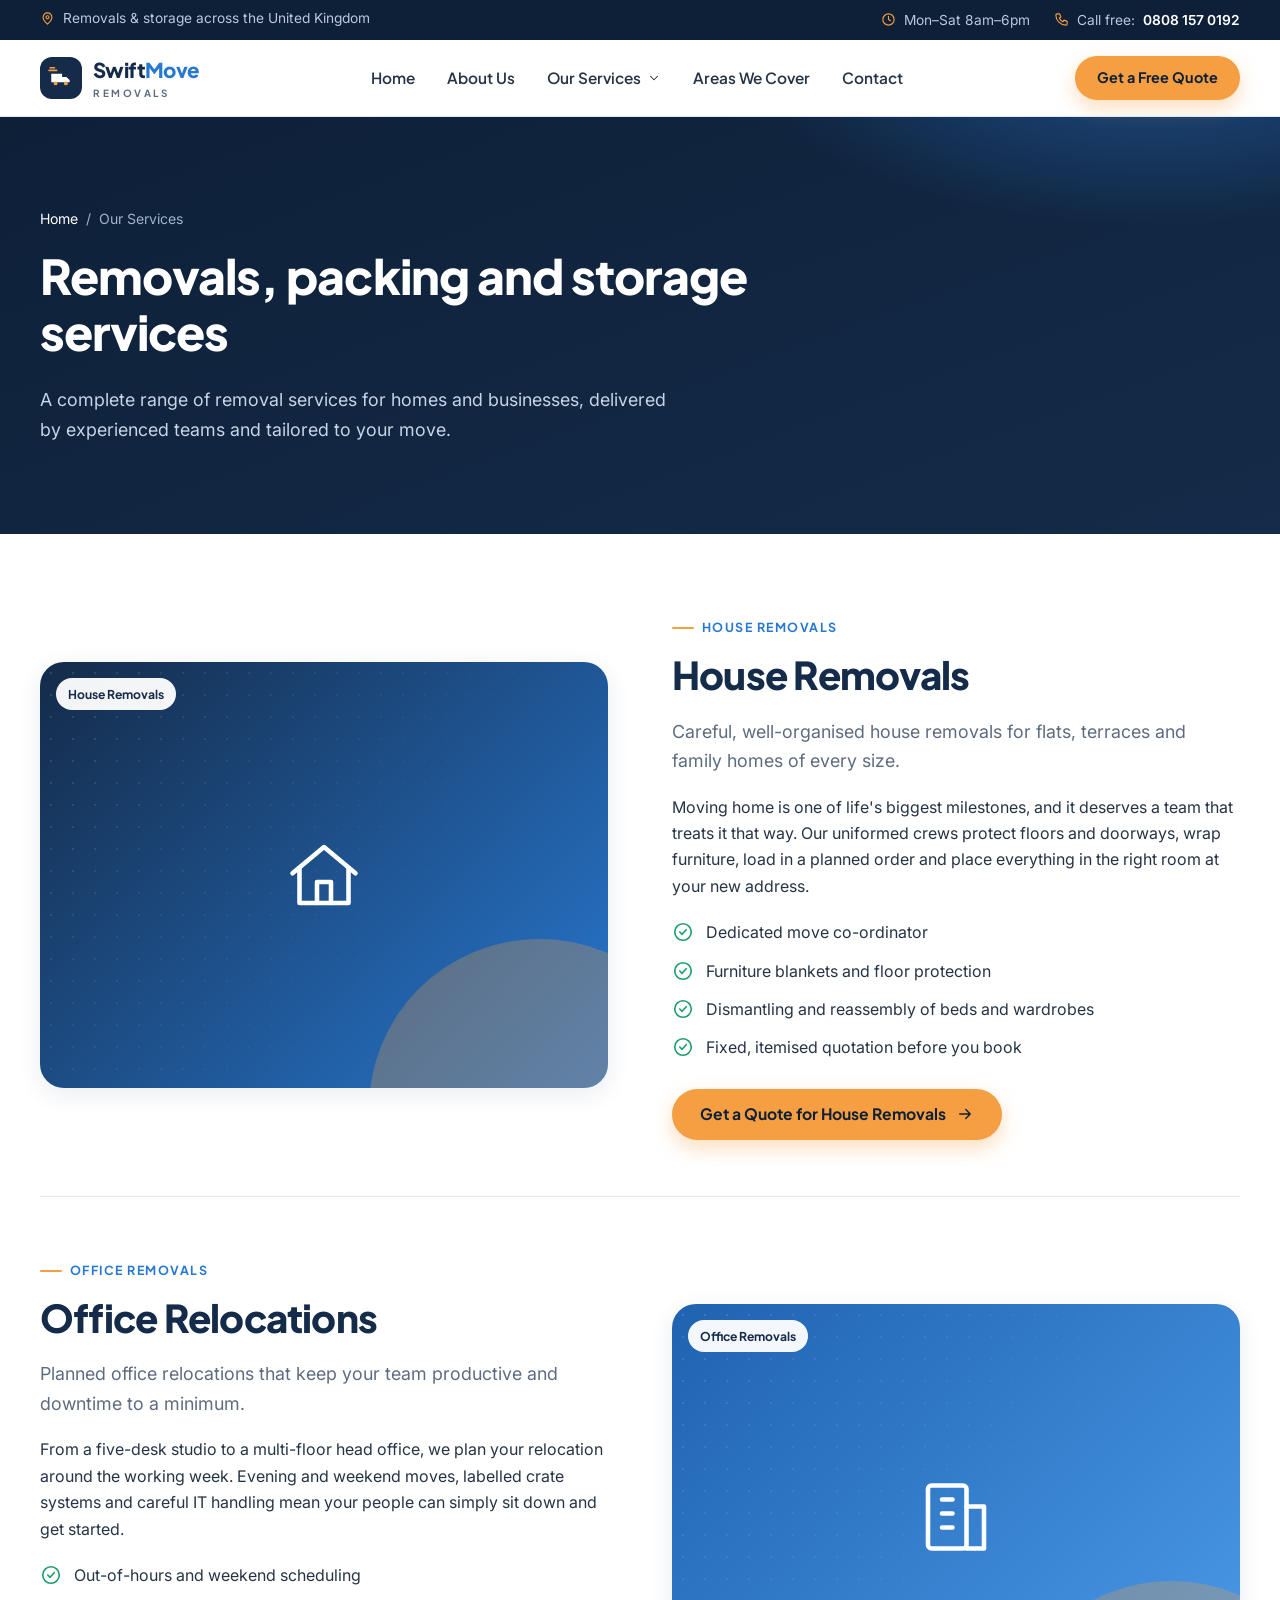
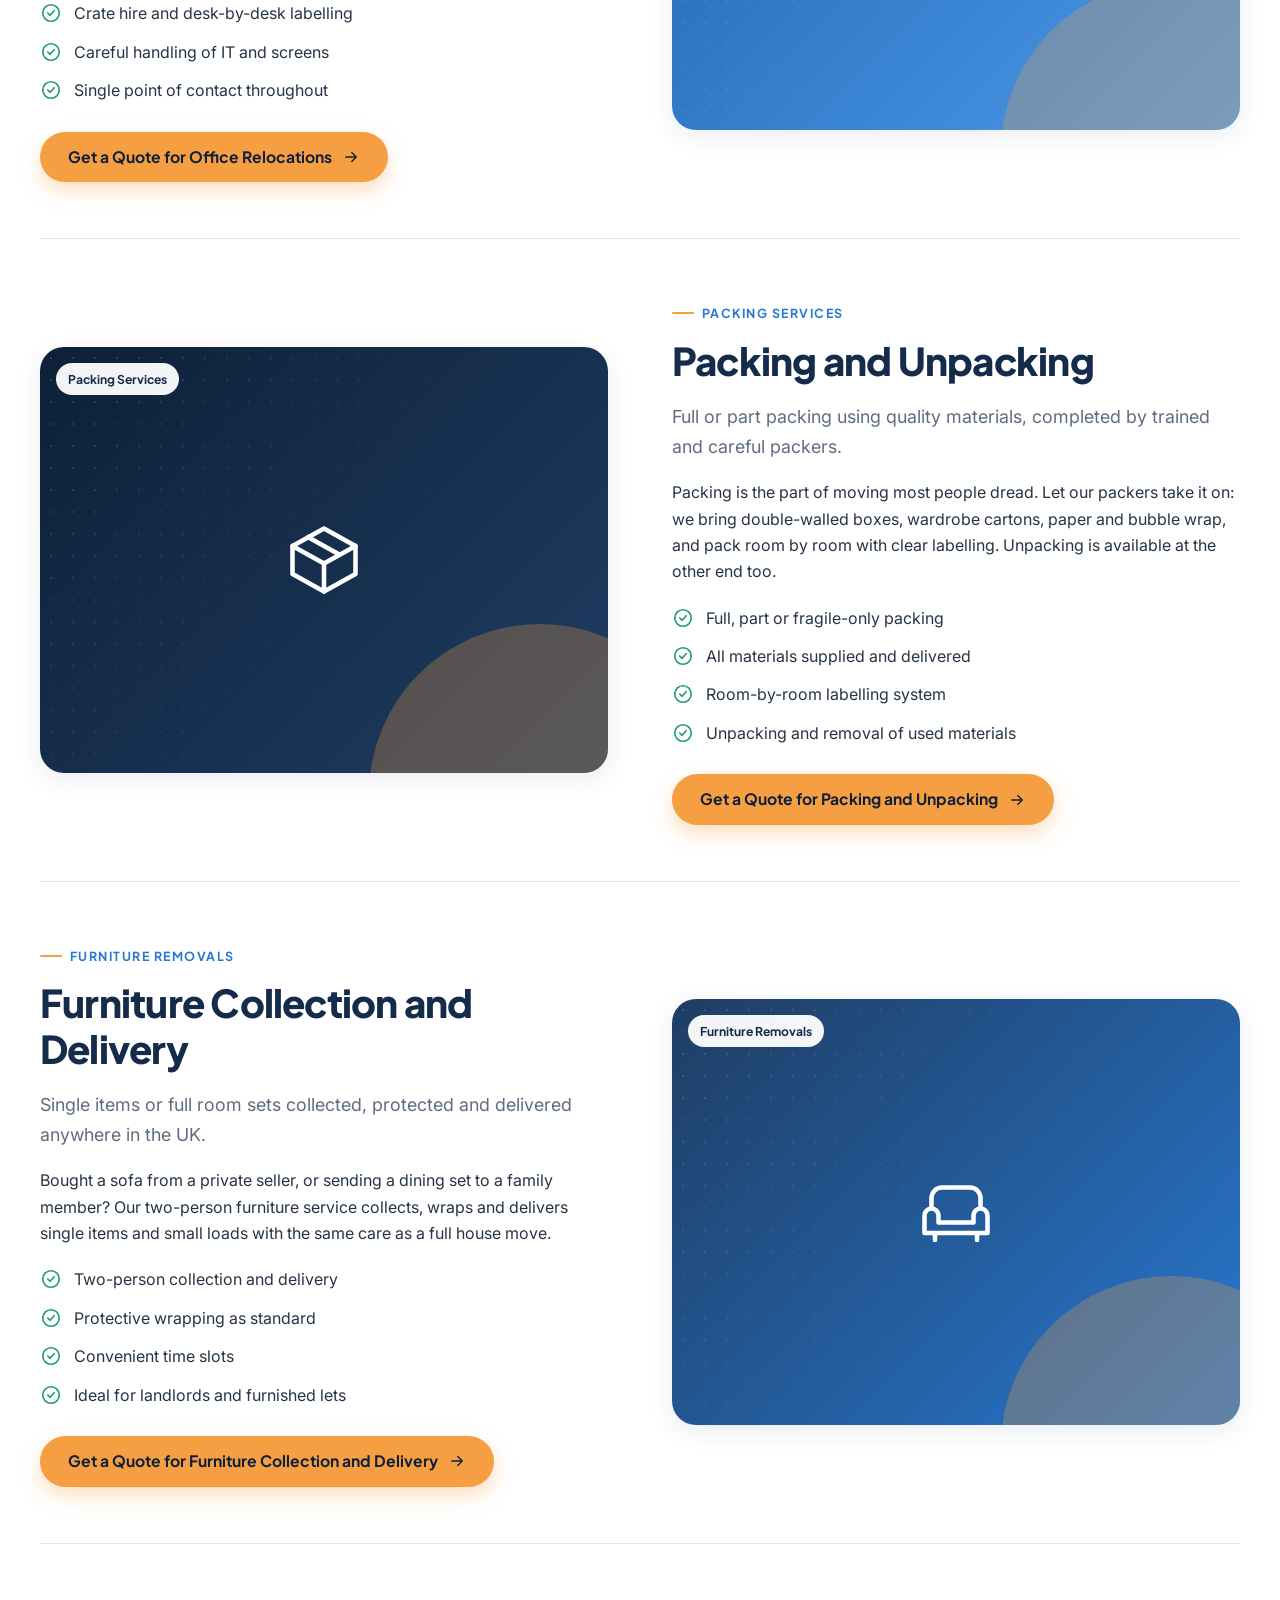
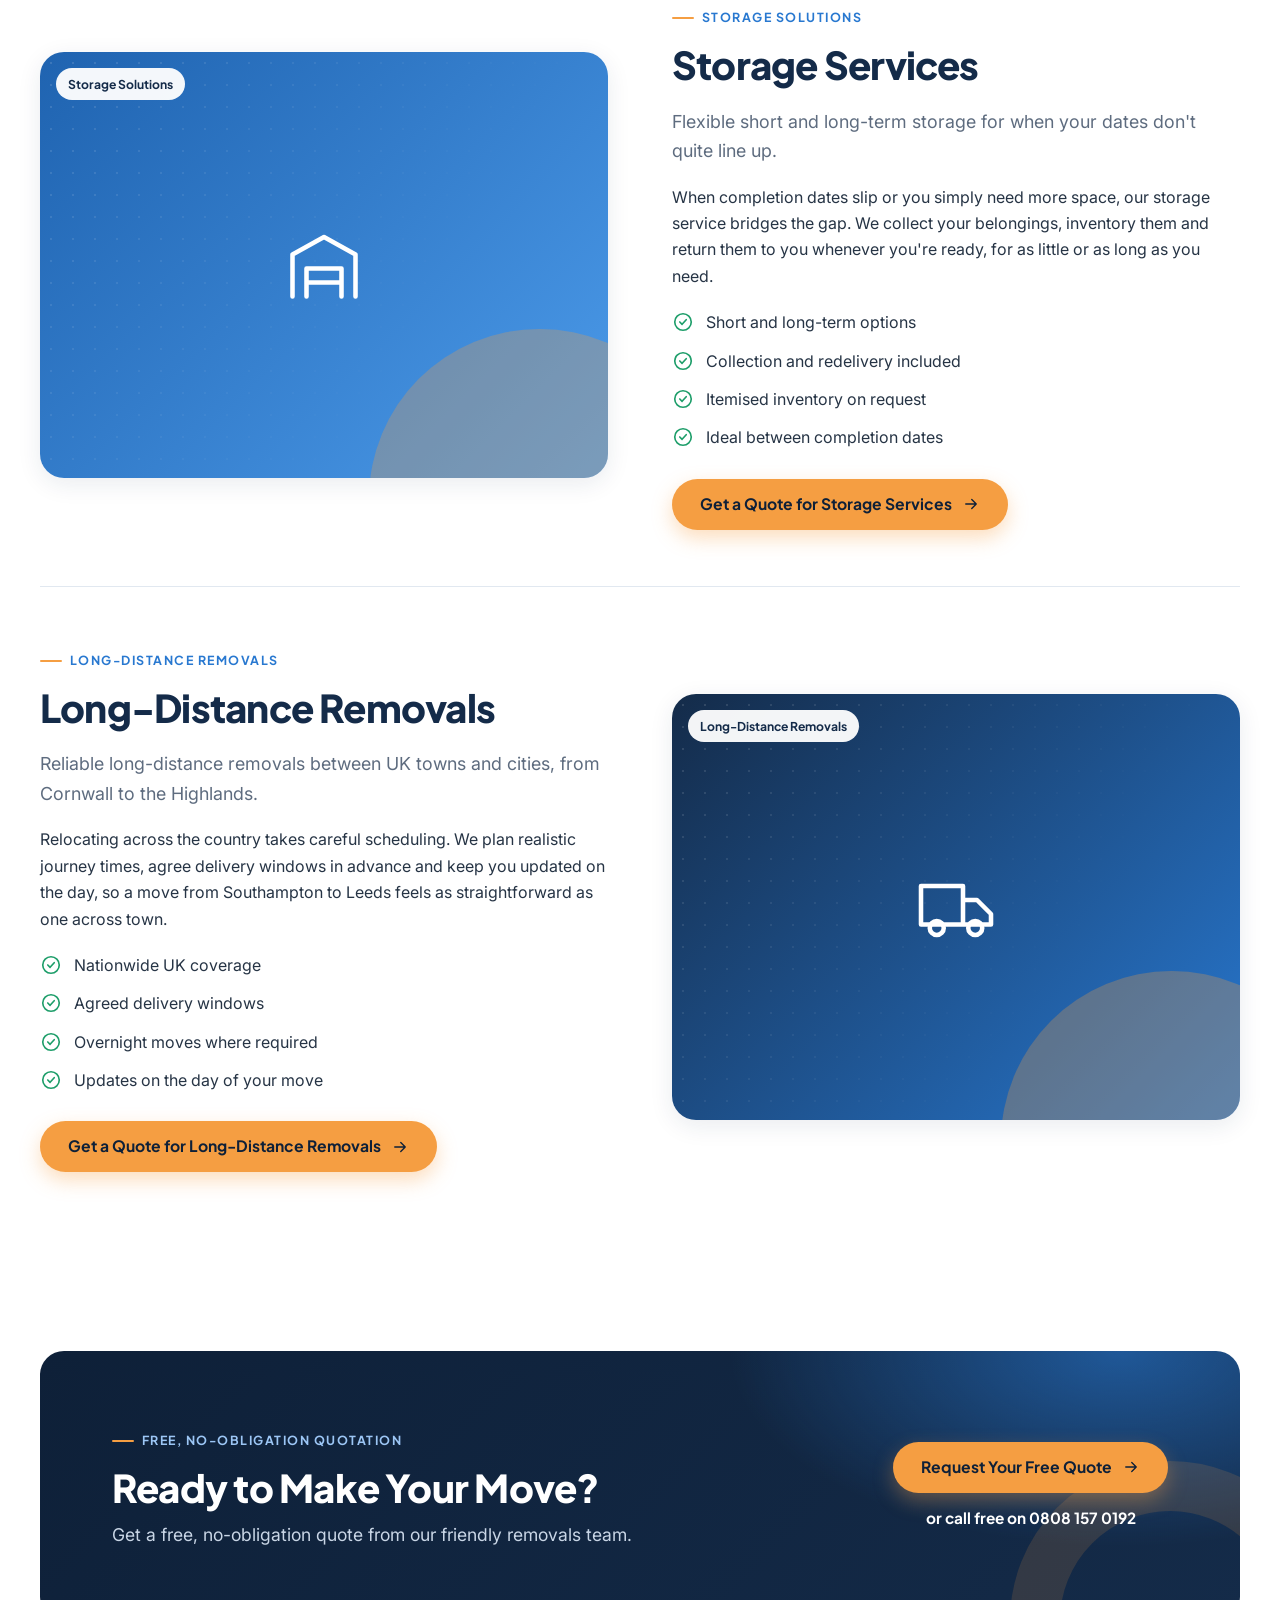
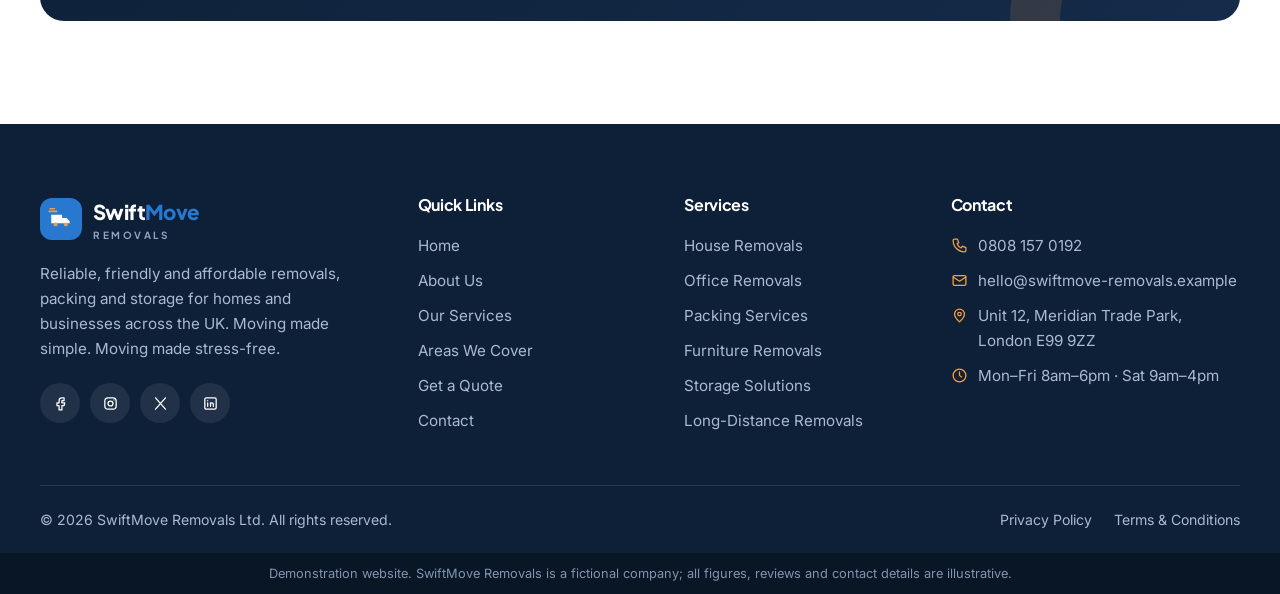
<file: services.html>
<!DOCTYPE html>
<html lang="en-GB">
<head>
<meta charset="utf-8">
<meta name="viewport" content="width=device-width, initial-scale=1">
<title>Our Services | House Removals, Office Relocations &amp; Storage | SwiftMove</title>
<meta name="description" content="House removals, office relocations, packing and unpacking, furniture delivery, storage and long-distance removals across the UK from SwiftMove Removals.">
<meta name="theme-color" content="#142B49">
<link rel="icon" href="assets/favicon.svg" type="image/svg+xml">
<link rel="preconnect" href="https://fonts.googleapis.com">
<link rel="preconnect" href="https://fonts.gstatic.com" crossorigin>
<link href="https://fonts.googleapis.com/css2?family=Inter:wght@400;500;600;700&family=Plus+Jakarta+Sans:wght@600;700;800&display=swap" rel="stylesheet">
<link rel="stylesheet" href="css/styles.css">
</head>
<body>
<a class="skip-link" href="#main">Skip to main content</a>
<div class="topbar"><div class="container">
  <div class="topbar-left"><span class="topbar-item"><svg viewBox="0 0 24 24" fill="none" stroke="currentColor" stroke-width="1.8" stroke-linecap="round" stroke-linejoin="round" aria-hidden="true"><path d="M12 21s7-6.2 7-11a7 7 0 0 0-14 0c0 4.8 7 11 7 11z"/><circle cx="12" cy="10" r="2.5"/></svg> Removals &amp; storage across the United Kingdom</span></div>
  <div class="topbar-right">
    <span class="topbar-item hide-sm"><svg viewBox="0 0 24 24" fill="none" stroke="currentColor" stroke-width="1.8" stroke-linecap="round" stroke-linejoin="round" aria-hidden="true"><circle cx="12" cy="12" r="9"/><path d="M12 7v5l3 2"/></svg> Mon–Sat 8am–6pm</span>
    <span class="topbar-item"><svg viewBox="0 0 24 24" fill="none" stroke="currentColor" stroke-width="1.8" stroke-linecap="round" stroke-linejoin="round" aria-hidden="true"><path d="M5 3h4l2 5-2.5 1.5a11 11 0 0 0 6 6L16 13l5 2v4a2 2 0 0 1-2 2A16 16 0 0 1 3 5a2 2 0 0 1 2-2z"/></svg> Call free: <a href="tel:08081570192">0808 157 0192</a></span>
  </div>
</div></div>
<header class="site-header"><div class="container nav-wrap">
  <a class="logo" href="index.html" aria-label="SwiftMove Removals home"><span class="logo-mark"><svg viewBox="0 0 24 24" fill="none" aria-hidden="true"><path d="M3 8h10v8H3zM13 11h4l3 3v2h-7z" fill="#fff"/><circle cx="7" cy="17" r="1.8" fill="#F59E42"/><circle cx="16.5" cy="17" r="1.8" fill="#F59E42"/><path d="M1 5h7M2 2.5h4" stroke="#F59E42" stroke-width="1.5" stroke-linecap="round"/></svg></span><span>Swift<span>Move</span><small>Removals</small></span></a>
  <nav class="main-nav" id="main-nav" aria-label="Main navigation"><ul><li><a href="index.html">Home</a></li><li><a href="about.html">About Us</a></li><li class="has-dropdown"><button class="dropdown-toggle" type="button" aria-expanded="false" aria-haspopup="true" aria-current="page">Our Services <svg viewBox="0 0 24 24" fill="none" stroke="currentColor" stroke-width="1.8" stroke-linecap="round" stroke-linejoin="round" aria-hidden="true"><path d="m6 9 6 6 6-6"/></svg></button><ul class="dropdown"><li><a href="services.html"><svg viewBox="0 0 24 24" fill="none" stroke="currentColor" stroke-width="1.8" stroke-linecap="round" stroke-linejoin="round" aria-hidden="true"><path d="M5 12h14M13 6l6 6-6 6"/></svg>All services</a></li><li><a href="services.html#house"><svg viewBox="0 0 24 24" fill="none" stroke="currentColor" stroke-width="1.8" stroke-linecap="round" stroke-linejoin="round" aria-hidden="true"><path d="M3 11.5 12 4l9 7.5"/><path d="M5 10v10h14V10"/><path d="M10 20v-6h4v6"/></svg>House Removals</a></li><li><a href="services.html#office"><svg viewBox="0 0 24 24" fill="none" stroke="currentColor" stroke-width="1.8" stroke-linecap="round" stroke-linejoin="round" aria-hidden="true"><rect x="4" y="3" width="11" height="18" rx="1"/><path d="M15 9h5v12h-5M8 7h3M8 11h3M8 15h3"/></svg>Office Removals</a></li><li><a href="services.html#packing"><svg viewBox="0 0 24 24" fill="none" stroke="currentColor" stroke-width="1.8" stroke-linecap="round" stroke-linejoin="round" aria-hidden="true"><path d="m3 8 9-5 9 5v8l-9 5-9-5z"/><path d="m3 8 9 5 9-5M12 13v8M7.5 5.5l9 5"/></svg>Packing Services</a></li><li><a href="services.html#furniture"><svg viewBox="0 0 24 24" fill="none" stroke="currentColor" stroke-width="1.8" stroke-linecap="round" stroke-linejoin="round" aria-hidden="true"><path d="M5 11V8a3 3 0 0 1 3-3h8a3 3 0 0 1 3 3v3"/><path d="M3 13a2 2 0 0 1 4 0v2h10v-2a2 2 0 0 1 4 0v5H3zM6 18v2M18 18v2"/></svg>Furniture Removals</a></li><li><a href="services.html#storage"><svg viewBox="0 0 24 24" fill="none" stroke="currentColor" stroke-width="1.8" stroke-linecap="round" stroke-linejoin="round" aria-hidden="true"><path d="M3 21V9l9-5 9 5v12"/><path d="M7 21v-8h10v8M7 17h10"/></svg>Storage Solutions</a></li><li><a href="services.html#long-distance"><svg viewBox="0 0 24 24" fill="none" stroke="currentColor" stroke-width="1.8" stroke-linecap="round" stroke-linejoin="round" aria-hidden="true"><path d="M2 6h12v11H2zM14 10h4l4 4v3h-8z"/><circle cx="6.5" cy="18" r="2"/><circle cx="17.5" cy="18" r="2"/></svg>Long-Distance Removals</a></li></ul></li><li><a href="areas.html">Areas We Cover</a></li><li><a href="contact.html">Contact</a></li>
    <li style="margin-top:14px" class="nav-cta-mobile"><a class="btn btn-primary btn-block" href="quote.html" style="justify-content:center">Get a Free Quote</a></li></ul></nav>
  <div class="header-actions">
    <a class="header-phone" href="tel:08081570192"><span class="ico"><svg viewBox="0 0 24 24" fill="none" stroke="currentColor" stroke-width="1.8" stroke-linecap="round" stroke-linejoin="round" aria-hidden="true"><path d="M5 3h4l2 5-2.5 1.5a11 11 0 0 0 6 6L16 13l5 2v4a2 2 0 0 1-2 2A16 16 0 0 1 3 5a2 2 0 0 1 2-2z"/></svg></span><span><small>Call us free</small>0808 157 0192</span></a>
    <a class="btn btn-primary btn-sm" href="quote.html">Get a Free Quote</a>
    <button class="nav-toggle" type="button" aria-controls="main-nav" aria-expanded="false" aria-label="Open menu"><svg viewBox="0 0 24 24" fill="none" stroke="currentColor" stroke-width="1.8" stroke-linecap="round" stroke-linejoin="round" aria-hidden="true"><path d="M4 7h16M4 12h16M4 17h16"/></svg></button>
  </div>
</div></header>
<div class="nav-backdrop"></div>
<main id="main">
<section class="page-hero"><div class="container">
  <nav class="breadcrumb" aria-label="Breadcrumb"><a href="index.html">Home</a><span aria-hidden="true">/</span><span>Our Services</span></nav>
  <h1>Removals, packing and storage services</h1><p>A complete range of removal services for homes and businesses, delivered by experienced teams and tailored to your move.</p></div></section><section class="section" style="padding-top:20px;padding-bottom:20px"><div class="container"><article class="service-row" id="house"><div class="media tall  reveal"><span class="media-tag">House Removals</span><svg viewBox="0 0 24 24" fill="none" stroke="currentColor" stroke-width="1.8" stroke-linecap="round" stroke-linejoin="round" aria-hidden="true"><path d="M3 11.5 12 4l9 7.5"/><path d="M5 10v10h14V10"/><path d="M10 20v-6h4v6"/></svg></div>
<div class="reveal"><span class="eyebrow">House Removals</span><h2>House Removals</h2><p class="lead">Careful, well-organised house removals for flats, terraces and family homes of every size.</p><p>Moving home is one of life's biggest milestones, and it deserves a team that treats it that way. Our uniformed crews protect floors and doorways, wrap furniture, load in a planned order and place everything in the right room at your new address.</p><ul class="check-list"><li><svg viewBox="0 0 24 24" fill="none" stroke="currentColor" stroke-width="1.8" stroke-linecap="round" stroke-linejoin="round" aria-hidden="true"><circle cx="12" cy="12" r="9"/><path d="m8.5 12 2.5 2.5 4.5-5"/></svg><span>Dedicated move co-ordinator</span></li><li><svg viewBox="0 0 24 24" fill="none" stroke="currentColor" stroke-width="1.8" stroke-linecap="round" stroke-linejoin="round" aria-hidden="true"><circle cx="12" cy="12" r="9"/><path d="m8.5 12 2.5 2.5 4.5-5"/></svg><span>Furniture blankets and floor protection</span></li><li><svg viewBox="0 0 24 24" fill="none" stroke="currentColor" stroke-width="1.8" stroke-linecap="round" stroke-linejoin="round" aria-hidden="true"><circle cx="12" cy="12" r="9"/><path d="m8.5 12 2.5 2.5 4.5-5"/></svg><span>Dismantling and reassembly of beds and wardrobes</span></li><li><svg viewBox="0 0 24 24" fill="none" stroke="currentColor" stroke-width="1.8" stroke-linecap="round" stroke-linejoin="round" aria-hidden="true"><circle cx="12" cy="12" r="9"/><path d="m8.5 12 2.5 2.5 4.5-5"/></svg><span>Fixed, itemised quotation before you book</span></li></ul>
<a class="btn btn-primary" href="quote.html">Get a Quote for House Removals <svg viewBox="0 0 24 24" fill="none" stroke="currentColor" stroke-width="1.8" stroke-linecap="round" stroke-linejoin="round" aria-hidden="true"><path d="M5 12h14M13 6l6 6-6 6"/></svg></a></div></article><article class="service-row" id="office"><div class="media tall v2 reveal"><span class="media-tag">Office Removals</span><svg viewBox="0 0 24 24" fill="none" stroke="currentColor" stroke-width="1.8" stroke-linecap="round" stroke-linejoin="round" aria-hidden="true"><rect x="4" y="3" width="11" height="18" rx="1"/><path d="M15 9h5v12h-5M8 7h3M8 11h3M8 15h3"/></svg></div>
<div class="reveal"><span class="eyebrow">Office Removals</span><h2>Office Relocations</h2><p class="lead">Planned office relocations that keep your team productive and downtime to a minimum.</p><p>From a five-desk studio to a multi-floor head office, we plan your relocation around the working week. Evening and weekend moves, labelled crate systems and careful IT handling mean your people can simply sit down and get started.</p><ul class="check-list"><li><svg viewBox="0 0 24 24" fill="none" stroke="currentColor" stroke-width="1.8" stroke-linecap="round" stroke-linejoin="round" aria-hidden="true"><circle cx="12" cy="12" r="9"/><path d="m8.5 12 2.5 2.5 4.5-5"/></svg><span>Out-of-hours and weekend scheduling</span></li><li><svg viewBox="0 0 24 24" fill="none" stroke="currentColor" stroke-width="1.8" stroke-linecap="round" stroke-linejoin="round" aria-hidden="true"><circle cx="12" cy="12" r="9"/><path d="m8.5 12 2.5 2.5 4.5-5"/></svg><span>Crate hire and desk-by-desk labelling</span></li><li><svg viewBox="0 0 24 24" fill="none" stroke="currentColor" stroke-width="1.8" stroke-linecap="round" stroke-linejoin="round" aria-hidden="true"><circle cx="12" cy="12" r="9"/><path d="m8.5 12 2.5 2.5 4.5-5"/></svg><span>Careful handling of IT and screens</span></li><li><svg viewBox="0 0 24 24" fill="none" stroke="currentColor" stroke-width="1.8" stroke-linecap="round" stroke-linejoin="round" aria-hidden="true"><circle cx="12" cy="12" r="9"/><path d="m8.5 12 2.5 2.5 4.5-5"/></svg><span>Single point of contact throughout</span></li></ul>
<a class="btn btn-primary" href="quote.html">Get a Quote for Office Relocations <svg viewBox="0 0 24 24" fill="none" stroke="currentColor" stroke-width="1.8" stroke-linecap="round" stroke-linejoin="round" aria-hidden="true"><path d="M5 12h14M13 6l6 6-6 6"/></svg></a></div></article><article class="service-row" id="packing"><div class="media tall v3 reveal"><span class="media-tag">Packing Services</span><svg viewBox="0 0 24 24" fill="none" stroke="currentColor" stroke-width="1.8" stroke-linecap="round" stroke-linejoin="round" aria-hidden="true"><path d="m3 8 9-5 9 5v8l-9 5-9-5z"/><path d="m3 8 9 5 9-5M12 13v8M7.5 5.5l9 5"/></svg></div>
<div class="reveal"><span class="eyebrow">Packing Services</span><h2>Packing and Unpacking</h2><p class="lead">Full or part packing using quality materials, completed by trained and careful packers.</p><p>Packing is the part of moving most people dread. Let our packers take it on: we bring double-walled boxes, wardrobe cartons, paper and bubble wrap, and pack room by room with clear labelling. Unpacking is available at the other end too.</p><ul class="check-list"><li><svg viewBox="0 0 24 24" fill="none" stroke="currentColor" stroke-width="1.8" stroke-linecap="round" stroke-linejoin="round" aria-hidden="true"><circle cx="12" cy="12" r="9"/><path d="m8.5 12 2.5 2.5 4.5-5"/></svg><span>Full, part or fragile-only packing</span></li><li><svg viewBox="0 0 24 24" fill="none" stroke="currentColor" stroke-width="1.8" stroke-linecap="round" stroke-linejoin="round" aria-hidden="true"><circle cx="12" cy="12" r="9"/><path d="m8.5 12 2.5 2.5 4.5-5"/></svg><span>All materials supplied and delivered</span></li><li><svg viewBox="0 0 24 24" fill="none" stroke="currentColor" stroke-width="1.8" stroke-linecap="round" stroke-linejoin="round" aria-hidden="true"><circle cx="12" cy="12" r="9"/><path d="m8.5 12 2.5 2.5 4.5-5"/></svg><span>Room-by-room labelling system</span></li><li><svg viewBox="0 0 24 24" fill="none" stroke="currentColor" stroke-width="1.8" stroke-linecap="round" stroke-linejoin="round" aria-hidden="true"><circle cx="12" cy="12" r="9"/><path d="m8.5 12 2.5 2.5 4.5-5"/></svg><span>Unpacking and removal of used materials</span></li></ul>
<a class="btn btn-primary" href="quote.html">Get a Quote for Packing and Unpacking <svg viewBox="0 0 24 24" fill="none" stroke="currentColor" stroke-width="1.8" stroke-linecap="round" stroke-linejoin="round" aria-hidden="true"><path d="M5 12h14M13 6l6 6-6 6"/></svg></a></div></article><article class="service-row" id="furniture"><div class="media tall v4 reveal"><span class="media-tag">Furniture Removals</span><svg viewBox="0 0 24 24" fill="none" stroke="currentColor" stroke-width="1.8" stroke-linecap="round" stroke-linejoin="round" aria-hidden="true"><path d="M5 11V8a3 3 0 0 1 3-3h8a3 3 0 0 1 3 3v3"/><path d="M3 13a2 2 0 0 1 4 0v2h10v-2a2 2 0 0 1 4 0v5H3zM6 18v2M18 18v2"/></svg></div>
<div class="reveal"><span class="eyebrow">Furniture Removals</span><h2>Furniture Collection and Delivery</h2><p class="lead">Single items or full room sets collected, protected and delivered anywhere in the UK.</p><p>Bought a sofa from a private seller, or sending a dining set to a family member? Our two-person furniture service collects, wraps and delivers single items and small loads with the same care as a full house move.</p><ul class="check-list"><li><svg viewBox="0 0 24 24" fill="none" stroke="currentColor" stroke-width="1.8" stroke-linecap="round" stroke-linejoin="round" aria-hidden="true"><circle cx="12" cy="12" r="9"/><path d="m8.5 12 2.5 2.5 4.5-5"/></svg><span>Two-person collection and delivery</span></li><li><svg viewBox="0 0 24 24" fill="none" stroke="currentColor" stroke-width="1.8" stroke-linecap="round" stroke-linejoin="round" aria-hidden="true"><circle cx="12" cy="12" r="9"/><path d="m8.5 12 2.5 2.5 4.5-5"/></svg><span>Protective wrapping as standard</span></li><li><svg viewBox="0 0 24 24" fill="none" stroke="currentColor" stroke-width="1.8" stroke-linecap="round" stroke-linejoin="round" aria-hidden="true"><circle cx="12" cy="12" r="9"/><path d="m8.5 12 2.5 2.5 4.5-5"/></svg><span>Convenient time slots</span></li><li><svg viewBox="0 0 24 24" fill="none" stroke="currentColor" stroke-width="1.8" stroke-linecap="round" stroke-linejoin="round" aria-hidden="true"><circle cx="12" cy="12" r="9"/><path d="m8.5 12 2.5 2.5 4.5-5"/></svg><span>Ideal for landlords and furnished lets</span></li></ul>
<a class="btn btn-primary" href="quote.html">Get a Quote for Furniture Collection and Delivery <svg viewBox="0 0 24 24" fill="none" stroke="currentColor" stroke-width="1.8" stroke-linecap="round" stroke-linejoin="round" aria-hidden="true"><path d="M5 12h14M13 6l6 6-6 6"/></svg></a></div></article><article class="service-row" id="storage"><div class="media tall v2 reveal"><span class="media-tag">Storage Solutions</span><svg viewBox="0 0 24 24" fill="none" stroke="currentColor" stroke-width="1.8" stroke-linecap="round" stroke-linejoin="round" aria-hidden="true"><path d="M3 21V9l9-5 9 5v12"/><path d="M7 21v-8h10v8M7 17h10"/></svg></div>
<div class="reveal"><span class="eyebrow">Storage Solutions</span><h2>Storage Services</h2><p class="lead">Flexible short and long-term storage for when your dates don't quite line up.</p><p>When completion dates slip or you simply need more space, our storage service bridges the gap. We collect your belongings, inventory them and return them to you whenever you're ready, for as little or as long as you need.</p><ul class="check-list"><li><svg viewBox="0 0 24 24" fill="none" stroke="currentColor" stroke-width="1.8" stroke-linecap="round" stroke-linejoin="round" aria-hidden="true"><circle cx="12" cy="12" r="9"/><path d="m8.5 12 2.5 2.5 4.5-5"/></svg><span>Short and long-term options</span></li><li><svg viewBox="0 0 24 24" fill="none" stroke="currentColor" stroke-width="1.8" stroke-linecap="round" stroke-linejoin="round" aria-hidden="true"><circle cx="12" cy="12" r="9"/><path d="m8.5 12 2.5 2.5 4.5-5"/></svg><span>Collection and redelivery included</span></li><li><svg viewBox="0 0 24 24" fill="none" stroke="currentColor" stroke-width="1.8" stroke-linecap="round" stroke-linejoin="round" aria-hidden="true"><circle cx="12" cy="12" r="9"/><path d="m8.5 12 2.5 2.5 4.5-5"/></svg><span>Itemised inventory on request</span></li><li><svg viewBox="0 0 24 24" fill="none" stroke="currentColor" stroke-width="1.8" stroke-linecap="round" stroke-linejoin="round" aria-hidden="true"><circle cx="12" cy="12" r="9"/><path d="m8.5 12 2.5 2.5 4.5-5"/></svg><span>Ideal between completion dates</span></li></ul>
<a class="btn btn-primary" href="quote.html">Get a Quote for Storage Services <svg viewBox="0 0 24 24" fill="none" stroke="currentColor" stroke-width="1.8" stroke-linecap="round" stroke-linejoin="round" aria-hidden="true"><path d="M5 12h14M13 6l6 6-6 6"/></svg></a></div></article><article class="service-row" id="long-distance"><div class="media tall  reveal"><span class="media-tag">Long-Distance Removals</span><svg viewBox="0 0 24 24" fill="none" stroke="currentColor" stroke-width="1.8" stroke-linecap="round" stroke-linejoin="round" aria-hidden="true"><path d="M2 6h12v11H2zM14 10h4l4 4v3h-8z"/><circle cx="6.5" cy="18" r="2"/><circle cx="17.5" cy="18" r="2"/></svg></div>
<div class="reveal"><span class="eyebrow">Long-Distance Removals</span><h2>Long-Distance Removals</h2><p class="lead">Reliable long-distance removals between UK towns and cities, from Cornwall to the Highlands.</p><p>Relocating across the country takes careful scheduling. We plan realistic journey times, agree delivery windows in advance and keep you updated on the day, so a move from Southampton to Leeds feels as straightforward as one across town.</p><ul class="check-list"><li><svg viewBox="0 0 24 24" fill="none" stroke="currentColor" stroke-width="1.8" stroke-linecap="round" stroke-linejoin="round" aria-hidden="true"><circle cx="12" cy="12" r="9"/><path d="m8.5 12 2.5 2.5 4.5-5"/></svg><span>Nationwide UK coverage</span></li><li><svg viewBox="0 0 24 24" fill="none" stroke="currentColor" stroke-width="1.8" stroke-linecap="round" stroke-linejoin="round" aria-hidden="true"><circle cx="12" cy="12" r="9"/><path d="m8.5 12 2.5 2.5 4.5-5"/></svg><span>Agreed delivery windows</span></li><li><svg viewBox="0 0 24 24" fill="none" stroke="currentColor" stroke-width="1.8" stroke-linecap="round" stroke-linejoin="round" aria-hidden="true"><circle cx="12" cy="12" r="9"/><path d="m8.5 12 2.5 2.5 4.5-5"/></svg><span>Overnight moves where required</span></li><li><svg viewBox="0 0 24 24" fill="none" stroke="currentColor" stroke-width="1.8" stroke-linecap="round" stroke-linejoin="round" aria-hidden="true"><circle cx="12" cy="12" r="9"/><path d="m8.5 12 2.5 2.5 4.5-5"/></svg><span>Updates on the day of your move</span></li></ul>
<a class="btn btn-primary" href="quote.html">Get a Quote for Long-Distance Removals <svg viewBox="0 0 24 24" fill="none" stroke="currentColor" stroke-width="1.8" stroke-linecap="round" stroke-linejoin="round" aria-hidden="true"><path d="M5 12h14M13 6l6 6-6 6"/></svg></a></div></article></div></section><section class="section"><div class="container"><div class="cta-band reveal">
  <div><span class="eyebrow">Free, no-obligation quotation</span><h2>Ready to Make Your Move?</h2>
  <p>Get a free, no-obligation quote from our friendly removals team.</p></div>
  <div class="cta-actions"><a class="btn btn-primary" href="quote.html">Request Your Free Quote <svg viewBox="0 0 24 24" fill="none" stroke="currentColor" stroke-width="1.8" stroke-linecap="round" stroke-linejoin="round" aria-hidden="true"><path d="M5 12h14M13 6l6 6-6 6"/></svg></a>
  <a class="cta-phone" href="tel:08081570192">or call free on 0808 157 0192</a></div>
</div></div></section>
</main>
<footer class="site-footer"><div class="container">
  <div class="footer-grid">
    <div><a class="logo" href="index.html" aria-label="SwiftMove Removals home"><span class="logo-mark"><svg viewBox="0 0 24 24" fill="none" aria-hidden="true"><path d="M3 8h10v8H3zM13 11h4l3 3v2h-7z" fill="#fff"/><circle cx="7" cy="17" r="1.8" fill="#F59E42"/><circle cx="16.5" cy="17" r="1.8" fill="#F59E42"/><path d="M1 5h7M2 2.5h4" stroke="#F59E42" stroke-width="1.5" stroke-linecap="round"/></svg></span><span>Swift<span>Move</span><small>Removals</small></span></a>
      <p>Reliable, friendly and affordable removals, packing and storage for homes and businesses across the UK. Moving made simple. Moving made stress-free.</p>
      <div class="socials">
        <a href="#" aria-label="Facebook"><svg viewBox="0 0 24 24" fill="none" stroke="currentColor" stroke-width="1.8" stroke-linecap="round" stroke-linejoin="round" aria-hidden="true"><path d="M14 8h3V4h-3a4 4 0 0 0-4 4v3H7v4h3v6h4v-6h3l1-4h-4V8z"/></svg></a><a href="#" aria-label="Instagram"><svg viewBox="0 0 24 24" fill="none" stroke="currentColor" stroke-width="1.8" stroke-linecap="round" stroke-linejoin="round" aria-hidden="true"><rect x="4" y="4" width="16" height="16" rx="4.5"/><circle cx="12" cy="12" r="3.5"/><path d="M17 7h.01"/></svg></a><a href="#" aria-label="X"><svg viewBox="0 0 24 24" fill="none" stroke="currentColor" stroke-width="1.8" stroke-linecap="round" stroke-linejoin="round" aria-hidden="true"><path d="M5 4l14 16M19 4 5 20"/></svg></a><a href="#" aria-label="LinkedIn"><svg viewBox="0 0 24 24" fill="none" stroke="currentColor" stroke-width="1.8" stroke-linecap="round" stroke-linejoin="round" aria-hidden="true"><rect x="4" y="4" width="16" height="16" rx="2"/><path d="M8 11v5M8 8h.01M12 16v-5m0 2a2 2 0 0 1 4 0v3"/></svg></a>
      </div>
    </div>
    <nav aria-label="Quick links"><h3>Quick Links</h3><ul>
      <li><a href="index.html">Home</a></li><li><a href="about.html">About Us</a></li><li><a href="services.html">Our Services</a></li>
      <li><a href="areas.html">Areas We Cover</a></li><li><a href="quote.html">Get a Quote</a></li><li><a href="contact.html">Contact</a></li></ul></nav>
    <nav aria-label="Services"><h3>Services</h3><ul><li><a href="services.html#house">House Removals</a></li><li><a href="services.html#office">Office Removals</a></li><li><a href="services.html#packing">Packing Services</a></li><li><a href="services.html#furniture">Furniture Removals</a></li><li><a href="services.html#storage">Storage Solutions</a></li><li><a href="services.html#long-distance">Long-Distance Removals</a></li></ul></nav>
    <div><h3>Contact</h3><ul class="footer-contact">
      <li><svg viewBox="0 0 24 24" fill="none" stroke="currentColor" stroke-width="1.8" stroke-linecap="round" stroke-linejoin="round" aria-hidden="true"><path d="M5 3h4l2 5-2.5 1.5a11 11 0 0 0 6 6L16 13l5 2v4a2 2 0 0 1-2 2A16 16 0 0 1 3 5a2 2 0 0 1 2-2z"/></svg><a href="tel:08081570192">0808 157 0192</a></li>
      <li><svg viewBox="0 0 24 24" fill="none" stroke="currentColor" stroke-width="1.8" stroke-linecap="round" stroke-linejoin="round" aria-hidden="true"><rect x="3" y="5" width="18" height="14" rx="2"/><path d="m3 7 9 6 9-6"/></svg><a href="mailto:hello@swiftmove-removals.example">hello@swiftmove-removals.example</a></li>
      <li><svg viewBox="0 0 24 24" fill="none" stroke="currentColor" stroke-width="1.8" stroke-linecap="round" stroke-linejoin="round" aria-hidden="true"><path d="M12 21s7-6.2 7-11a7 7 0 0 0-14 0c0 4.8 7 11 7 11z"/><circle cx="12" cy="10" r="2.5"/></svg><span>Unit 12, Meridian Trade Park,<br>London E99 9ZZ</span></li>
      <li><svg viewBox="0 0 24 24" fill="none" stroke="currentColor" stroke-width="1.8" stroke-linecap="round" stroke-linejoin="round" aria-hidden="true"><circle cx="12" cy="12" r="9"/><path d="M12 7v5l3 2"/></svg><span>Mon–Fri 8am–6pm · Sat 9am–4pm</span></li></ul></div>
  </div>
  <div class="footer-bottom">
    <span>&copy; <span data-year>2026</span> SwiftMove Removals Ltd. All rights reserved.</span>
    <nav aria-label="Legal"><a href="legal.html#privacy">Privacy Policy</a><a href="legal.html#terms">Terms &amp; Conditions</a></nav>
  </div>
</div>
<div class="demo-note">Demonstration website. SwiftMove Removals is a fictional company; all figures, reviews and contact details are illustrative.</div>
</footer>
<div class="mobile-cta"><a class="btn btn-outline" href="tel:08081570192"><svg viewBox="0 0 24 24" fill="none" stroke="currentColor" stroke-width="1.8" stroke-linecap="round" stroke-linejoin="round" aria-hidden="true"><path d="M5 3h4l2 5-2.5 1.5a11 11 0 0 0 6 6L16 13l5 2v4a2 2 0 0 1-2 2A16 16 0 0 1 3 5a2 2 0 0 1 2-2z"/></svg> Call</a><a class="btn btn-primary" href="quote.html">Get a Free Quote</a></div>
<script src="js/main.js" defer></script>
</body>
</html>
</file>
<file: css/styles.css>
/* ==========================================================
   SwiftMove Removals — Design System
   ========================================================== */
:root {
  --navy: #142B49;
  --navy-800: #0E2038;
  --navy-600: #1F3D63;
  --blue: #2878D0;
  --blue-600: #1F63B0;
  --blue-50: #EAF2FB;
  --orange: #F59E42;
  --orange-600: #E88A26;
  --orange-50: #FEF3E6;
  --white: #FFFFFF;
  --light: #F4F7FA;
  --line: #E1E8F0;
  --text: #263445;
  --muted: #5E6C7F;
  --success: #1E9E6A;
  --danger: #D64545;

  --font-head: "Plus Jakarta Sans", "Segoe UI", system-ui, sans-serif;
  --font-body: "Inter", "Segoe UI", system-ui, sans-serif;

  --radius-sm: 10px;
  --radius: 16px;
  --radius-lg: 24px;
  --shadow-sm: 0 1px 2px rgba(20, 43, 73, .06), 0 2px 8px rgba(20, 43, 73, .05);
  --shadow: 0 6px 24px rgba(20, 43, 73, .09);
  --shadow-lg: 0 20px 50px rgba(14, 32, 56, .18);
  --container: 1200px;
  --ease: cubic-bezier(.2, .7, .2, 1);
}

*, *::before, *::after { box-sizing: border-box; }
html { scroll-behavior: smooth; scroll-padding-top: 110px; -webkit-text-size-adjust: 100%; }
body {
  margin: 0; font-family: var(--font-body); color: var(--text); background: var(--white);
  font-size: 16px; line-height: 1.65; -webkit-font-smoothing: antialiased; overflow-x: clip;
}
img, svg { max-width: 100%; display: block; }
a { color: var(--blue); text-decoration: none; }
a:hover { color: var(--blue-600); }
h1, h2, h3, h4 { font-family: var(--font-head); color: var(--navy); line-height: 1.18; margin: 0 0 .5em; letter-spacing: -.02em; }
h1 { font-size: clamp(2.2rem, 4.6vw, 3.6rem); font-weight: 800; }
h2 { font-size: clamp(1.7rem, 3vw, 2.4rem); font-weight: 800; }
h3 { font-size: 1.2rem; font-weight: 700; }
p { margin: 0 0 1em; }
ul, ol { margin: 0; padding: 0; list-style: none; }
:focus-visible { outline: 3px solid var(--orange); outline-offset: 3px; border-radius: 6px; }
.skip-link { position: absolute; left: -999px; top: 8px; background: var(--navy); color: #fff; padding: 10px 16px; border-radius: 8px; z-index: 200; }
.skip-link:focus { left: 8px; color: #fff; }
.sr-only { position: absolute; width: 1px; height: 1px; overflow: hidden; clip: rect(0 0 0 0); white-space: nowrap; }

.container { width: min(100% - 40px, var(--container)); margin-inline: auto; }
.section { padding: clamp(64px, 8vw, 104px) 0; }
.section--light { background: var(--light); }
.section--navy { background: var(--navy); color: #C9D6E6; }
.section--navy h2, .section--navy h3 { color: #fff; }
.section-head { max-width: 680px; margin: 0 auto 52px; text-align: center; }
.section-head.left { margin-left: 0; text-align: left; }
.section-head p { color: var(--muted); font-size: 1.08rem; margin: 0; }
.section--navy .section-head p { color: #AFC0D6; }
.eyebrow {
  display: inline-flex; align-items: center; gap: 8px; font-family: var(--font-head); font-weight: 700;
  font-size: .78rem; letter-spacing: .12em; text-transform: uppercase; color: var(--blue); margin-bottom: 14px;
}
.eyebrow::before { content: ""; width: 22px; height: 2px; background: var(--orange); border-radius: 2px; }
.section--navy .eyebrow, .hero .eyebrow, .page-hero .eyebrow, .cta-band .eyebrow { color: #9CC6F5; }

/* Buttons */
.btn {
  display: inline-flex; align-items: center; justify-content: center; gap: 10px; font-family: var(--font-head);
  font-weight: 700; font-size: .98rem; padding: 14px 26px; border-radius: 999px; border: 2px solid transparent;
  cursor: pointer; transition: transform .2s var(--ease), box-shadow .2s var(--ease), background .2s, color .2s, border-color .2s;
  text-align: center; line-height: 1.2;
}
.btn svg { width: 18px; height: 18px; flex: none; }
.btn:hover { transform: translateY(-2px); }
.btn-primary { background: var(--orange); color: var(--navy-800); box-shadow: 0 8px 20px rgba(245, 158, 66, .35); }
.btn-primary:hover { background: var(--orange-600); color: var(--navy-800); }
.btn-blue { background: var(--blue); color: #fff; box-shadow: 0 8px 20px rgba(40, 120, 208, .28); }
.btn-blue:hover { background: var(--blue-600); color: #fff; }
.btn-ghost { border-color: rgba(255, 255, 255, .45); color: #fff; }
.btn-ghost:hover { background: #fff; color: var(--navy); border-color: #fff; }
.btn-outline { border-color: var(--line); color: var(--navy); background: #fff; }
.btn-outline:hover { border-color: var(--blue); color: var(--blue); }
.btn-block { width: 100%; }
.btn-sm { padding: 11px 20px; font-size: .9rem; }
.link-arrow { display: inline-flex; align-items: center; gap: 6px; font-family: var(--font-head); font-weight: 700; font-size: .95rem; }
.link-arrow svg { width: 16px; height: 16px; transition: transform .2s var(--ease); }
.link-arrow:hover svg { transform: translateX(4px); }

/* Header */
.topbar { background: var(--navy-800); color: #B9C8DB; font-size: .86rem; }
.topbar .container { display: flex; justify-content: space-between; align-items: center; gap: 16px; min-height: 40px; }
.topbar a { color: #fff; font-weight: 600; }
.topbar-item { display: inline-flex; align-items: center; gap: 8px; }
.topbar-item svg { width: 15px; height: 15px; color: var(--orange); }
.topbar-right { display: flex; gap: 24px; }
.site-header { position: sticky; top: 0; z-index: 100; background: #fff; border-bottom: 1px solid var(--line); transition: box-shadow .25s; }
.site-header.scrolled { box-shadow: 0 6px 24px rgba(20, 43, 73, .1); }
.nav-wrap { display: flex; align-items: center; justify-content: space-between; gap: 20px; min-height: 76px; }
.logo { display: inline-flex; align-items: center; gap: 11px; font-family: var(--font-head); font-weight: 800; font-size: 1.28rem; color: var(--navy); letter-spacing: -.03em; }
.logo:hover { color: var(--navy); }
.logo-mark { width: 42px; height: 42px; border-radius: 12px; background: var(--navy); display: grid; place-items: center; flex: none; }
.logo-mark svg { width: 26px; height: 26px; }
.logo span span { color: var(--blue); }
.logo small { display: block; font-size: .62rem; letter-spacing: .26em; text-transform: uppercase; color: var(--muted); font-weight: 700; margin-top: -3px; }
.main-nav > ul { display: flex; align-items: center; gap: 4px; }
.main-nav a, .dropdown-toggle {
  font-family: var(--font-head); font-weight: 600; font-size: .96rem; color: var(--text); padding: 10px 14px;
  border-radius: 10px; display: inline-flex; align-items: center; gap: 6px; white-space: nowrap; background: none; border: 0; cursor: pointer; transition: background .2s, color .2s;
}
.main-nav a:hover, .dropdown-toggle:hover, .main-nav a[aria-current="page"] { color: var(--blue); background: var(--blue-50); }
.dropdown-toggle svg { width: 14px; height: 14px; transition: transform .2s; }
.has-dropdown { position: relative; }
.dropdown {
  position: absolute; top: calc(100% + 8px); left: 0; min-width: 270px; background: #fff; border: 1px solid var(--line);
  border-radius: var(--radius); box-shadow: var(--shadow-lg); padding: 10px; opacity: 0; visibility: hidden; transform: translateY(8px);
  transition: opacity .2s, transform .2s var(--ease), visibility .2s;
}
.has-dropdown:hover .dropdown, .has-dropdown:focus-within .dropdown, .has-dropdown.open .dropdown { opacity: 1; visibility: visible; transform: none; }
.has-dropdown:hover .dropdown-toggle svg, .has-dropdown.open .dropdown-toggle svg { transform: rotate(180deg); }
.dropdown a { display: flex; width: 100%; gap: 12px; padding: 10px 12px; }
.dropdown a svg { width: 18px; height: 18px; color: var(--blue); }
.header-actions { display: flex; align-items: center; gap: 18px; }
.header-phone { display: inline-flex; align-items: center; gap: 10px; font-family: var(--font-head); font-weight: 800; color: var(--navy); font-size: 1.02rem; white-space: nowrap; }
.header-phone .ico { width: 38px; height: 38px; border-radius: 50%; background: var(--blue-50); color: var(--blue); display: grid; place-items: center; }
.header-phone .ico svg { width: 17px; height: 17px; }
.header-phone small { display: block; font-size: .68rem; font-weight: 600; color: var(--muted); letter-spacing: .04em; line-height: 1.1; }
.nav-toggle { display: none; width: 46px; height: 46px; border-radius: 12px; border: 1px solid var(--line); background: #fff; cursor: pointer; place-items: center; color: var(--navy); }
.nav-cta-mobile { display: none; }
.btn { white-space: nowrap; }
.nav-toggle svg { width: 22px; height: 22px; }

/* Hero */
.hero { position: relative; background: radial-gradient(900px 500px at 85% -10%, rgba(40, 120, 208, .55), transparent 60%), radial-gradient(700px 400px at -5% 110%, rgba(245, 158, 66, .22), transparent 60%), linear-gradient(160deg, var(--navy-800), var(--navy) 55%, var(--navy-600)); color: #D5E0EE; overflow: hidden; }
.hero-scene { position: absolute; left: 0; right: 0; bottom: 0; width: 100%; height: auto; opacity: .9; pointer-events: none; }
.hero .container { position: relative; display: grid; grid-template-columns: 1.1fr .9fr; gap: 56px; align-items: center; padding-top: clamp(56px, 7vw, 96px); padding-bottom: clamp(150px, 16vw, 220px); }
.hero h1 { color: #fff; margin-bottom: 20px; }
.hero h1 em { font-style: normal; color: var(--orange); }
.hero-lead { font-size: 1.16rem; max-width: 540px; margin-bottom: 30px; color: #C6D4E6; }
.hero-ctas { display: flex; flex-wrap: wrap; gap: 14px; margin-bottom: 30px; }
.hero-points { display: flex; flex-wrap: wrap; gap: 10px 24px; font-size: .93rem; color: #DCE6F2; }
.hero-points li { display: inline-flex; align-items: center; gap: 8px; }
.hero-points svg { width: 18px; height: 18px; color: var(--orange); }

.quote-card { background: #fff; color: var(--text); border-radius: var(--radius-lg); padding: 32px; box-shadow: var(--shadow-lg); position: relative; }
.quote-card::before { content: ""; position: absolute; inset: 0 0 auto 0; height: 6px; background: linear-gradient(90deg, var(--blue), var(--orange)); border-radius: var(--radius-lg) var(--radius-lg) 0 0; }
.quote-card h2 { font-size: 1.45rem; margin-bottom: 4px; }
.quote-card > p { color: var(--muted); font-size: .95rem; margin-bottom: 20px; }
.form-note { font-size: .8rem; color: var(--muted); text-align: center; margin: 14px 0 0; display: flex; gap: 6px; justify-content: center; align-items: center; }
.form-note svg { width: 14px; height: 14px; color: var(--success); }

/* Forms */
.form-grid { display: grid; grid-template-columns: 1fr 1fr; gap: 16px; }
.field { display: flex; flex-direction: column; gap: 6px; }
.field.full { grid-column: 1 / -1; }
.field label, .field legend { font-family: var(--font-head); font-weight: 700; font-size: .86rem; color: var(--navy); padding: 0; }
.field .opt { font-weight: 500; color: var(--muted); }
input[type="text"], input[type="email"], input[type="tel"], input[type="date"], select, textarea {
  width: 100%; font: inherit; color: var(--text); background: var(--light); border: 1.5px solid var(--line); border-radius: var(--radius-sm);
  padding: 13px 14px; transition: border-color .2s, box-shadow .2s, background .2s; min-height: 50px;
}
textarea { min-height: 120px; resize: vertical; }
input:focus, select:focus, textarea:focus { outline: none; border-color: var(--blue); background: #fff; box-shadow: 0 0 0 4px rgba(40, 120, 208, .14); }
.field.invalid input, .field.invalid select, .field.invalid textarea { border-color: var(--danger); background: #FDF3F3; }
.error { color: var(--danger); font-size: .82rem; font-weight: 600; min-height: 0; display: none; }
.field.invalid .error { display: block; }
fieldset { border: 0; padding: 0; margin: 0; min-width: 0; }
.choice-row { display: flex; flex-wrap: wrap; gap: 10px; }
.choice { position: relative; flex: 1 1 110px; }
.choice input { position: absolute; opacity: 0; inset: 0; cursor: pointer; }
.choice span { display: flex; align-items: center; justify-content: center; gap: 8px; padding: 12px 14px; border: 1.5px solid var(--line); border-radius: var(--radius-sm); background: var(--light); font-weight: 600; font-size: .93rem; transition: all .2s; text-align: center; min-height: 50px; }
.choice input:checked + span { border-color: var(--blue); background: var(--blue-50); color: var(--blue-600); box-shadow: 0 0 0 3px rgba(40, 120, 208, .12); }
.choice input:focus-visible + span { outline: 3px solid var(--orange); outline-offset: 2px; }

/* Trust strip */
.trust { position: relative; margin-top: -70px; z-index: 2; }
.trust-grid { background: #fff; border-radius: var(--radius-lg); box-shadow: var(--shadow); display: grid; grid-template-columns: repeat(4, 1fr); border: 1px solid var(--line); }
.trust-item { display: flex; align-items: center; gap: 16px; padding: 28px 26px; }
.trust-item + .trust-item { border-left: 1px solid var(--line); }
.trust-ico { width: 54px; height: 54px; border-radius: 14px; background: var(--orange-50); color: var(--orange-600); display: grid; place-items: center; flex: none; }
.trust-ico svg { width: 26px; height: 26px; }
.trust-item strong { display: block; font-family: var(--font-head); font-size: 1.5rem; font-weight: 800; color: var(--navy); line-height: 1.1; }
.trust-item span { font-size: .9rem; color: var(--muted); }

/* Cards */
.grid-3 { display: grid; grid-template-columns: repeat(3, 1fr); gap: 28px; }
.grid-2 { display: grid; grid-template-columns: repeat(2, 1fr); gap: 28px; }
.grid-4 { display: grid; grid-template-columns: repeat(4, 1fr); gap: 24px; }
.card { background: #fff; border: 1px solid var(--line); border-radius: var(--radius-lg); overflow: hidden; box-shadow: var(--shadow-sm); transition: transform .3s var(--ease), box-shadow .3s var(--ease), border-color .3s; display: flex; flex-direction: column; }
.card:hover { transform: translateY(-6px); box-shadow: var(--shadow-lg); border-color: transparent; }
.card-body { padding: 26px; display: flex; flex-direction: column; flex: 1; }
.card-body p { color: var(--muted); font-size: .97rem; flex: 1; }

/* Illustrated media tiles (swap for photography — see README) */
.media { position: relative; aspect-ratio: 16 / 10; overflow: hidden; background: linear-gradient(135deg, var(--navy), var(--blue)); display: grid; place-items: center; background-size: cover; background-position: center; }
.media::before { content: ""; position: absolute; inset: 0; background-image: radial-gradient(rgba(255, 255, 255, .13) 1.5px, transparent 1.5px); background-size: 22px 22px; mask-image: linear-gradient(120deg, #000, transparent 70%); -webkit-mask-image: linear-gradient(120deg, #000, transparent 70%); }
.media::after { content: ""; position: absolute; width: 60%; aspect-ratio: 1; border-radius: 50%; right: -18%; bottom: -45%; background: rgba(245, 158, 66, .28); }
.media > svg { position: relative; z-index: 1; width: 84px; height: 84px; color: #fff; stroke-width: 1.3; transition: transform .4s var(--ease); }
.card:hover .media > svg { transform: scale(1.1) rotate(-3deg); }
.media.v2 { background: linear-gradient(135deg, #1F63B0, #4C9BEA); }
.media.v3 { background: linear-gradient(135deg, #0E2038, #1F3D63); }
.media.v4 { background: linear-gradient(135deg, #1F3D63, #2878D0); }
.media.tall { aspect-ratio: 4 / 3; border-radius: var(--radius-lg); box-shadow: var(--shadow); }
.media.tall > svg.van { width: 78%; height: auto; }
.media-tag { position: absolute; z-index: 2; left: 16px; top: 16px; background: rgba(255, 255, 255, .95); color: var(--navy); font-family: var(--font-head); font-weight: 700; font-size: .76rem; padding: 6px 12px; border-radius: 999px; }

/* Features */
.feature { background: #fff; border: 1px solid var(--line); border-radius: var(--radius); padding: 28px; transition: transform .3s var(--ease), box-shadow .3s; }
.feature:hover { transform: translateY(-4px); box-shadow: var(--shadow); }
.feature p { color: var(--muted); margin: 0; font-size: .96rem; }
.ico-box { width: 52px; height: 52px; border-radius: 14px; background: var(--blue-50); color: var(--blue); display: grid; place-items: center; margin-bottom: 18px; }
.ico-box svg { width: 24px; height: 24px; }
.section--navy .feature { background: rgba(255, 255, 255, .05); border-color: rgba(255, 255, 255, .1); }
.section--navy .feature p { color: #AFC0D6; }
.section--navy .ico-box { background: rgba(245, 158, 66, .16); color: var(--orange); }

/* Steps */
.steps { display: grid; grid-template-columns: repeat(4, 1fr); gap: 28px; counter-reset: step; position: relative; }
.steps::before { content: ""; position: absolute; top: 32px; left: 12%; right: 12%; border-top: 2px dashed #C5D3E3; }
.step { text-align: center; position: relative; counter-increment: step; }
.step-num { width: 64px; height: 64px; border-radius: 50%; background: #fff; border: 2px solid var(--blue); color: var(--blue); font-family: var(--font-head); font-weight: 800; font-size: 1.3rem; display: grid; place-items: center; margin: 0 auto 20px; position: relative; box-shadow: 0 0 0 8px var(--light); transition: all .3s; }
.step:hover .step-num { background: var(--blue); color: #fff; }
.step-num::before { content: counter(step); }
.step p { color: var(--muted); font-size: .96rem; max-width: 240px; margin-inline: auto; }

/* Areas */
.split { display: grid; grid-template-columns: 1fr 1fr; gap: 64px; align-items: center; }
.area-list { display: grid; grid-template-columns: 1fr 1fr; gap: 12px; margin: 26px 0 30px; }
.area-list a { display: flex; align-items: center; gap: 10px; padding: 13px 16px; background: #fff; border: 1px solid var(--line); border-radius: var(--radius-sm); font-family: var(--font-head); font-weight: 700; color: var(--navy); transition: all .2s; }
.area-list a:hover { border-color: var(--blue); color: var(--blue); transform: translateX(4px); }
.area-list svg { width: 18px; height: 18px; color: var(--orange-600); }
.map-card { background: linear-gradient(160deg, var(--navy-800), var(--navy-600)); border-radius: var(--radius-lg); padding: 24px; box-shadow: var(--shadow-lg); position: relative; overflow: hidden; }
.map-card svg { width: 100%; height: auto; max-height: 560px; margin-inline: auto; }
.map-card .pin-pulse { animation: pulse 2.4s infinite; transform-origin: center; transform-box: fill-box; }
@keyframes pulse { 0% { opacity: .7; transform: scale(.6); } 100% { opacity: 0; transform: scale(2.6); } }
.map-legend { position: absolute; left: 24px; bottom: 24px; background: rgba(255, 255, 255, .1); backdrop-filter: blur(6px); color: #fff; font-size: .84rem; padding: 10px 14px; border-radius: 12px; display: flex; gap: 8px; align-items: center; }
.map-legend i { width: 10px; height: 10px; border-radius: 50%; background: var(--orange); display: inline-block; }

/* Testimonials */
.sample-flag { display: inline-block; background: var(--orange-50); color: #9A5A12; font-size: .8rem; font-weight: 600; padding: 6px 14px; border-radius: 999px; margin-top: 14px; }
.review { background: #fff; border: 1px solid var(--line); border-radius: var(--radius-lg); padding: 30px; display: flex; flex-direction: column; gap: 16px; box-shadow: var(--shadow-sm); transition: transform .3s var(--ease), box-shadow .3s; }
.review:hover { transform: translateY(-4px); box-shadow: var(--shadow); }
.stars { display: flex; gap: 3px; color: var(--orange); }
.stars svg { width: 18px; height: 18px; fill: currentColor; stroke: none; }
.review blockquote { margin: 0; color: var(--text); font-size: 1rem; flex: 1; }
.reviewer { display: flex; align-items: center; gap: 12px; padding-top: 16px; border-top: 1px solid var(--line); }
.avatar { width: 44px; height: 44px; border-radius: 50%; background: var(--navy); color: #fff; font-family: var(--font-head); font-weight: 700; display: grid; place-items: center; font-size: .9rem; flex: none; }
.reviewer strong { display: block; color: var(--navy); font-family: var(--font-head); font-size: .96rem; }
.reviewer span { font-size: .85rem; color: var(--muted); }

/* FAQ */
.faq { max-width: 840px; margin-inline: auto; display: grid; gap: 14px; }
.faq details { background: #fff; border: 1px solid var(--line); border-radius: var(--radius); overflow: hidden; transition: box-shadow .2s, border-color .2s; }
.faq details[open] { box-shadow: var(--shadow); border-color: transparent; }
.faq summary { list-style: none; cursor: pointer; padding: 20px 24px; font-family: var(--font-head); font-weight: 700; color: var(--navy); display: flex; justify-content: space-between; align-items: center; gap: 16px; font-size: 1.04rem; }
.faq summary::-webkit-details-marker { display: none; }
.faq summary::after { content: "+"; width: 32px; height: 32px; flex: none; border-radius: 50%; background: var(--blue-50); color: var(--blue); display: grid; place-items: center; font-size: 1.3rem; font-weight: 500; transition: transform .25s var(--ease), background .2s, color .2s; }
.faq details[open] summary::after { transform: rotate(45deg); background: var(--orange); color: var(--navy); }
.faq details p { padding: 0 24px 22px; margin: 0; color: var(--muted); }

/* CTA band */
.cta-band { background: radial-gradient(600px 300px at 90% 0%, rgba(40, 120, 208, .6), transparent 65%), linear-gradient(135deg, var(--navy-800), var(--navy)); border-radius: var(--radius-lg); padding: clamp(40px, 6vw, 72px); color: #C9D6E6; display: grid; grid-template-columns: 1.4fr auto; gap: 32px; align-items: center; position: relative; overflow: hidden; }
.cta-band::after { content: ""; position: absolute; width: 320px; height: 320px; border-radius: 50%; border: 50px solid rgba(245, 158, 66, .14); right: -90px; bottom: -160px; }
.cta-band h2 { color: #fff; margin-bottom: 10px; }
.cta-band p { margin: 0; font-size: 1.1rem; }
.cta-actions { display: flex; flex-direction: column; gap: 12px; position: relative; z-index: 1; align-items: stretch; }
.cta-phone { color: #fff; font-family: var(--font-head); font-weight: 700; text-align: center; font-size: .96rem; }
.cta-phone:hover { color: var(--orange); }

/* Page hero */
.page-hero { background: radial-gradient(700px 320px at 90% -20%, rgba(40, 120, 208, .55), transparent 60%), linear-gradient(160deg, var(--navy-800), var(--navy)); color: #C6D4E6; padding: clamp(56px, 7vw, 92px) 0; position: relative; overflow: hidden; }
.page-hero h1 { color: #fff; font-size: clamp(2rem, 4vw, 3rem); max-width: 760px; }
.page-hero p { font-size: 1.12rem; max-width: 640px; margin: 0; }
.breadcrumb { display: flex; gap: 8px; font-size: .88rem; margin-bottom: 18px; color: #9FB3CC; }
.breadcrumb a { color: #fff; }

/* Content helpers */
.check-list { display: grid; gap: 12px; margin: 20px 0 28px; }
.check-list li { display: flex; gap: 12px; align-items: flex-start; }
.check-list svg { width: 22px; height: 22px; flex: none; color: var(--success); margin-top: 2px; }
.check-list.two { grid-template-columns: 1fr 1fr; }
.lead { font-size: 1.12rem; color: var(--muted); }
.service-row { display: grid; grid-template-columns: 1fr 1fr; gap: 64px; align-items: center; padding: 56px 0; border-bottom: 1px solid var(--line); }
.service-row:last-child { border-bottom: 0; }
.service-row:nth-child(even) .media { order: 2; }
.value-card { text-align: left; }
.stat-row { display: grid; grid-template-columns: repeat(3, 1fr); gap: 20px; margin-top: 28px; }
.stat { background: var(--light); border-radius: var(--radius); padding: 20px; }
.stat strong { font-family: var(--font-head); font-size: 1.7rem; color: var(--navy); display: block; line-height: 1.1; }
.stat span { font-size: .86rem; color: var(--muted); }
.team-card .media { aspect-ratio: 1; }
.team-card .media > svg { width: 72px; height: 72px; }
.team-card .card-body { text-align: center; padding: 20px; }
.team-card h3 { margin-bottom: 2px; font-size: 1.05rem; }
.team-card span { color: var(--muted); font-size: .9rem; }
.area-card .card-body h3 { display: flex; align-items: center; gap: 8px; }
.area-card h3 svg { width: 20px; height: 20px; color: var(--orange-600); }
.tag-row { display: flex; flex-wrap: wrap; gap: 8px; margin: 4px 0 18px; }
.tag { background: var(--light); color: var(--muted); font-size: .8rem; font-weight: 600; padding: 5px 11px; border-radius: 999px; }

/* Multi-step quote */
.quote-layout { display: grid; grid-template-columns: 1.6fr 1fr; gap: 40px; align-items: start; }
.panel { background: #fff; border: 1px solid var(--line); border-radius: var(--radius-lg); padding: clamp(24px, 4vw, 40px); box-shadow: var(--shadow); }
.progress { display: grid; grid-template-columns: repeat(4, 1fr); gap: 8px; margin-bottom: 34px; counter-reset: p; }
.progress li { counter-increment: p; font-family: var(--font-head); font-weight: 700; font-size: .82rem; color: var(--muted); padding-top: 14px; border-top: 4px solid var(--line); display: flex; gap: 8px; align-items: center; transition: color .3s, border-color .3s; }
.progress li::before { content: counter(p); width: 24px; height: 24px; border-radius: 50%; background: var(--line); color: var(--muted); display: grid; place-items: center; font-size: .76rem; flex: none; transition: all .3s; }
.progress li.active { color: var(--navy); border-color: var(--blue); }
.progress li.active::before { background: var(--blue); color: #fff; }
.progress li.done { color: var(--success); border-color: var(--success); }
.progress li.done::before { content: "✓"; background: var(--success); color: #fff; }
.form-step { display: none; animation: fadeUp .35s var(--ease); }
.form-step.active { display: block; }
.form-step h2 { font-size: 1.5rem; }
.form-step > p { color: var(--muted); margin-bottom: 24px; }
@keyframes fadeUp { from { opacity: 0; transform: translateY(12px); } to { opacity: 1; transform: none; } }
.form-nav { display: flex; justify-content: space-between; gap: 12px; margin-top: 30px; padding-top: 24px; border-top: 1px solid var(--line); }
.confirm { text-align: center; padding: 20px 0; display: none; animation: fadeUp .4s var(--ease); }
.confirm.show { display: block; }
.confirm-ico { width: 84px; height: 84px; border-radius: 50%; background: #E5F6EE; color: var(--success); display: grid; place-items: center; margin: 0 auto 22px; }
.confirm-ico svg { width: 42px; height: 42px; }
.summary { text-align: left; background: var(--light); border-radius: var(--radius); padding: 20px 24px; margin: 24px auto; max-width: 460px; display: grid; gap: 10px; }
.summary div { display: flex; justify-content: space-between; gap: 16px; font-size: .95rem; }
.summary dt { color: var(--muted); }
.summary dd { margin: 0; font-weight: 700; color: var(--navy); text-align: right; }
.aside-card { background: var(--navy); color: #C9D6E6; border-radius: var(--radius-lg); padding: 30px; position: sticky; top: 110px; }
.aside-card h3 { color: #fff; }
.aside-card .check-list svg { color: var(--orange); }
.aside-card a.phone { color: #fff; font-family: var(--font-head); font-weight: 800; font-size: 1.4rem; display: block; }
.aside-card hr { border: 0; border-top: 1px solid rgba(255, 255, 255, .14); margin: 22px 0; }

/* Contact */
.contact-list { display: grid; gap: 18px; margin: 26px 0; }
.contact-list li { display: flex; gap: 16px; align-items: flex-start; }
.contact-list .ico-box { margin: 0; flex: none; }
.contact-list strong { display: block; font-family: var(--font-head); color: var(--navy); }
.contact-list a, .contact-list span { color: var(--muted); }
.contact-list a:hover { color: var(--blue); }
.hours { width: 100%; border-collapse: collapse; font-size: .96rem; }
.hours td { padding: 11px 0; border-bottom: 1px solid var(--line); }
.hours td:last-child { text-align: right; font-weight: 700; color: var(--navy); }
.hours tr:last-child td { border-bottom: 0; }
.map-placeholder { border-radius: var(--radius-lg); min-height: 380px; position: relative; overflow: hidden; border: 1px solid var(--line); background-color: #E8EEF5; background-image: linear-gradient(#D7E0EA 2px, transparent 2px), linear-gradient(90deg, #D7E0EA 2px, transparent 2px), linear-gradient(35deg, transparent 47%, #fff 47%, #fff 53%, transparent 53%), linear-gradient(-55deg, transparent 48%, #fff 48%, #fff 52%, transparent 52%); background-size: 90px 90px, 90px 90px, 100% 100%, 100% 100%; display: grid; place-items: center; }
.map-pin { background: #fff; border-radius: var(--radius); box-shadow: var(--shadow-lg); padding: 18px 22px; display: flex; gap: 14px; align-items: center; max-width: 90%; }
.map-pin .ico-box { margin: 0; background: var(--orange); color: var(--navy); flex: none; }
.map-pin strong { display: block; color: var(--navy); font-family: var(--font-head); }
.map-pin span { color: var(--muted); font-size: .88rem; }
.alert-success { display: none; background: #E5F6EE; color: #14694A; border-radius: var(--radius-sm); padding: 14px 18px; font-weight: 600; margin-top: 18px; }
.alert-success.show { display: block; }
.prose { max-width: 780px; }
.prose h2 { font-size: 1.5rem; margin-top: 1.8em; }
.prose p { color: var(--muted); }

/* Footer */
.site-footer { background: var(--navy-800); color: #A9BAD0; padding-top: 72px; font-size: .95rem; }
.footer-grid { display: grid; grid-template-columns: 1.5fr 1fr 1fr 1.3fr; gap: 44px; padding-bottom: 52px; }
.site-footer .logo { color: #fff; margin-bottom: 18px; }
.site-footer .logo-mark { background: var(--blue); }
.site-footer .logo small { color: #8FA4BF; }
.site-footer h3 { color: #fff; font-size: 1rem; margin-bottom: 18px; }
.site-footer ul { display: grid; gap: 10px; }
.site-footer a { color: #A9BAD0; transition: color .2s; }
.site-footer a:hover { color: var(--orange); }
.footer-contact li { display: flex; gap: 10px; align-items: flex-start; }
.footer-contact svg { width: 17px; height: 17px; color: var(--orange); margin-top: 4px; flex: none; }
.socials { display: flex; gap: 10px; margin-top: 22px; }
.socials a { width: 40px; height: 40px; border-radius: 50%; background: rgba(255, 255, 255, .08); display: grid; place-items: center; color: #fff; transition: background .2s, transform .2s; }
.socials a:hover { background: var(--orange); color: var(--navy); transform: translateY(-3px); }
.socials svg { width: 17px; height: 17px; }
.footer-bottom { border-top: 1px solid rgba(255, 255, 255, .1); padding: 22px 0; display: flex; flex-wrap: wrap; justify-content: space-between; gap: 12px; font-size: .88rem; }
.footer-bottom nav { display: flex; gap: 22px; }
.demo-note { background: #091626; color: #8094AE; font-size: .8rem; text-align: center; padding: 10px 20px; }

/* Mobile sticky CTA */
.mobile-cta { display: none; position: fixed; left: 0; right: 0; bottom: 0; z-index: 90; background: #fff; border-top: 1px solid var(--line); padding: 10px 14px calc(10px + env(safe-area-inset-bottom)); gap: 10px; box-shadow: 0 -8px 24px rgba(20, 43, 73, .12); }
.mobile-cta .btn { flex: 1; padding: 13px 10px; }

/* Reveal */
.reveal { opacity: 0; transform: translateY(22px); transition: opacity .7s var(--ease), transform .7s var(--ease); }
.reveal.in { opacity: 1; transform: none; }
@media (prefers-reduced-motion: reduce) {
  html { scroll-behavior: auto; }
  *, *::before, *::after { animation: none !important; transition: none !important; }
  .reveal { opacity: 1; transform: none; }
}

/* Responsive */
@media (max-width: 1280px) {
  .header-phone { display: none; }
}
@media (max-width: 1100px) {
  .grid-4 { grid-template-columns: repeat(2, 1fr); }
  .footer-grid { grid-template-columns: 1fr 1fr; }
}
@media (max-width: 960px) {
  .nav-toggle { display: grid; }
  .main-nav { position: fixed; inset: 0 0 0 auto; width: min(360px, 88vw); background: #fff; padding: 90px 22px 30px; transform: translateX(100%); visibility: hidden; transition: transform .35s var(--ease), visibility .35s; box-shadow: var(--shadow-lg); overflow-y: auto; z-index: 110; }
  .main-nav.open { transform: none; visibility: visible; }
  .nav-cta-mobile { display: block; }
  .btn { white-space: normal; }
  .main-nav > ul { flex-direction: column; align-items: stretch; gap: 4px; }
  .main-nav a, .dropdown-toggle { width: 100%; justify-content: space-between; padding: 14px; font-size: 1.05rem; }
  .dropdown { position: static; opacity: 1; visibility: visible; transform: none; box-shadow: none; border: 0; padding: 0 0 0 10px; display: none; min-width: 0; }
  .has-dropdown.open .dropdown { display: block; }
  .dropdown a { justify-content: flex-start; font-size: .98rem; padding: 11px 14px; }
  .nav-backdrop { position: fixed; inset: 0; background: rgba(14, 32, 56, .5); opacity: 0; visibility: hidden; transition: opacity .3s; z-index: 95; }
  .nav-backdrop.show { opacity: 1; visibility: visible; }
  .nav-toggle { position: relative; z-index: 120; }
  .header-actions .btn { display: none; }
  .hero .container, .split, .service-row, .quote-layout { grid-template-columns: 1fr; gap: 40px; }
  .service-row:nth-child(even) .media { order: 0; }
  .grid-3 { grid-template-columns: repeat(2, 1fr); }
  .trust-grid { grid-template-columns: 1fr 1fr; }
  .trust-item:nth-child(3) { border-left: 0; }
  .trust-item:nth-child(n+3) { border-top: 1px solid var(--line); }
  .steps { grid-template-columns: 1fr 1fr; }
  .steps::before { display: none; }
  .cta-band { grid-template-columns: 1fr; }
  .aside-card { position: static; }
  .mobile-cta { display: flex; }
  body { padding-bottom: 72px; }
}
@media (max-width: 640px) {
  .topbar-right .hide-sm, .topbar-left { display: none; }
  .topbar .container { justify-content: center; }
  .grid-3, .grid-2, .grid-4, .form-grid, .check-list.two, .stat-row { grid-template-columns: 1fr; }
  .trust-grid { grid-template-columns: 1fr; }
  .trust-item + .trust-item { border-left: 0; border-top: 1px solid var(--line); }
  .trust-item { padding: 20px 22px; }
  .steps { grid-template-columns: 1fr; }
  .quote-card { padding: 24px 20px; }
  .footer-grid { grid-template-columns: 1fr; gap: 32px; }
  .progress li { font-size: 0; gap: 0; }
  .hero-ctas .btn { width: 100%; }
  .form-nav { flex-direction: column-reverse; }
  .form-nav .btn { width: 100%; }
  .logo { font-size: 1.12rem; }
}
.main-nav a.btn-primary, .main-nav a.btn-primary:hover { background: var(--orange); color: var(--navy-800); justify-content: center; border-radius: 999px; }
.hero-scene { bottom: 56px; }
.hero::after { content: ""; position: absolute; left: 0; right: 0; bottom: 0; height: 57px; background: var(--navy-800); }
.map-legend { bottom: auto; top: 24px; }
</file>
